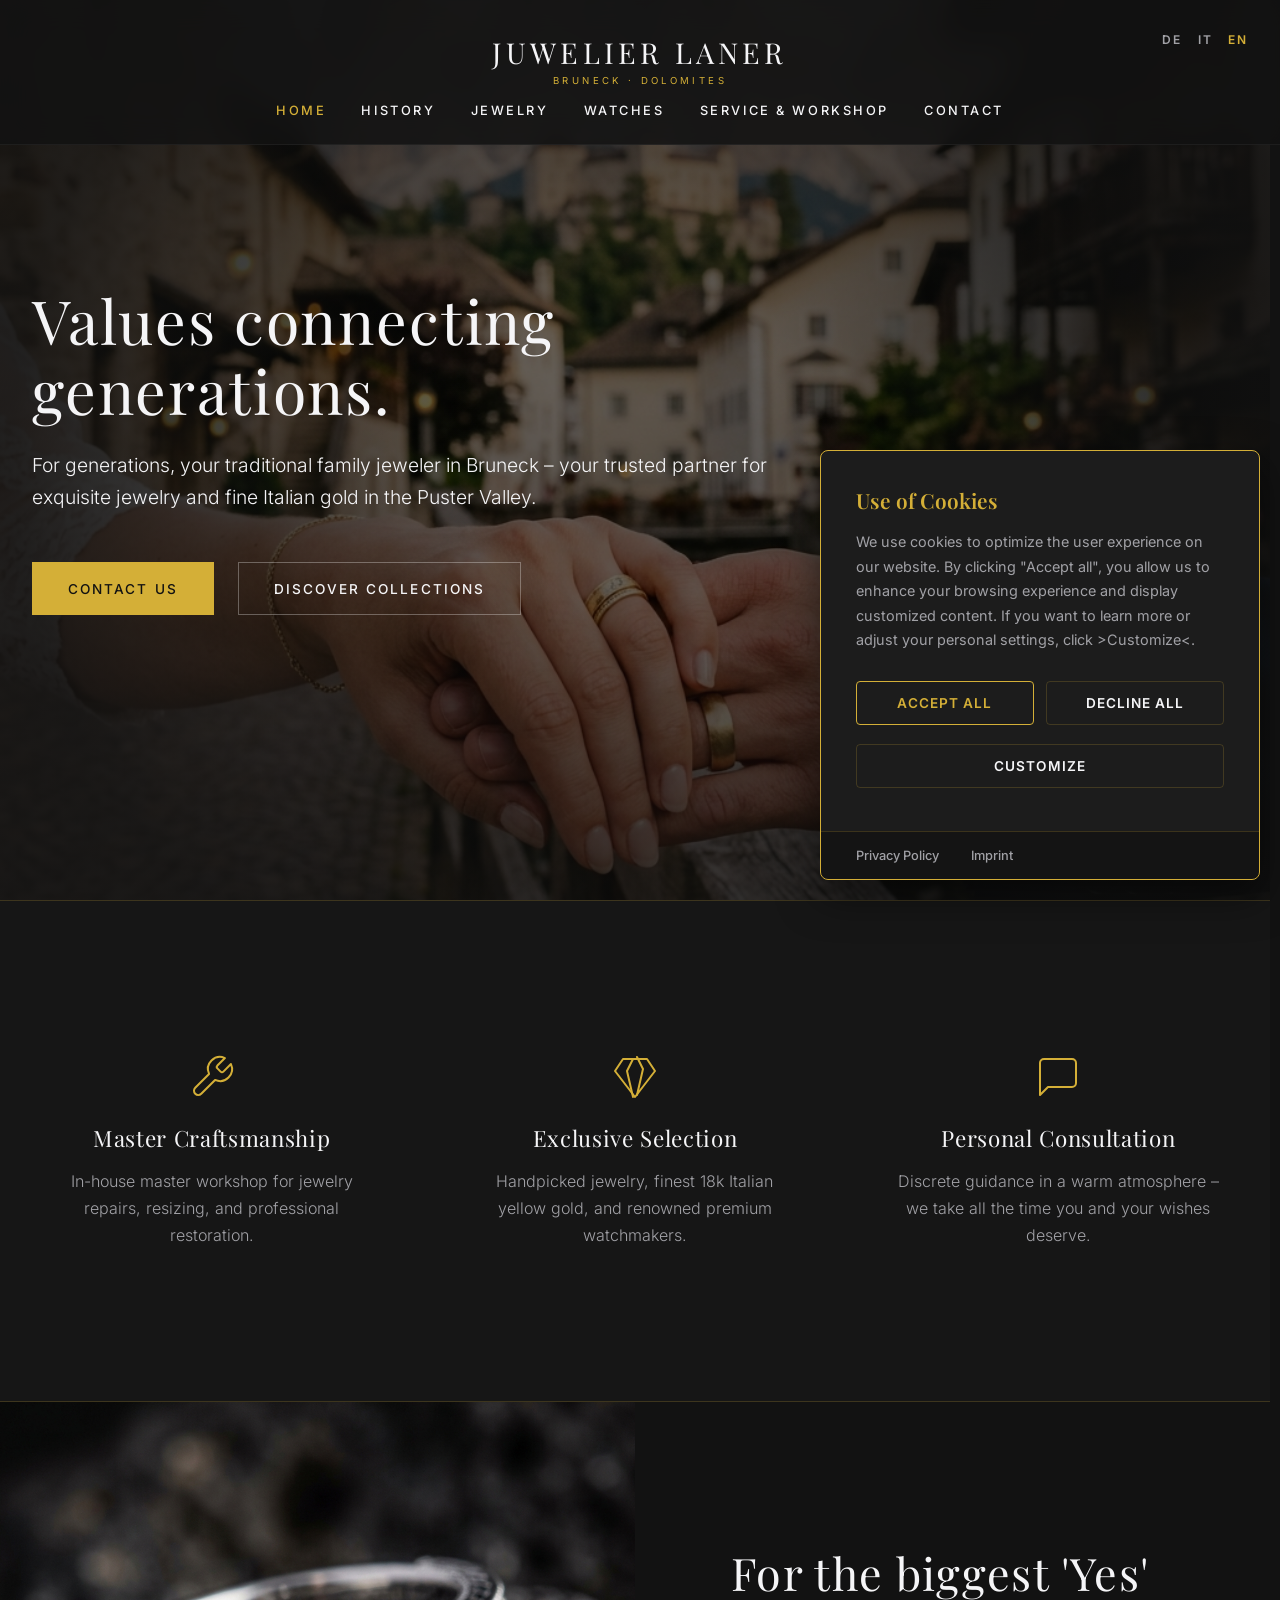
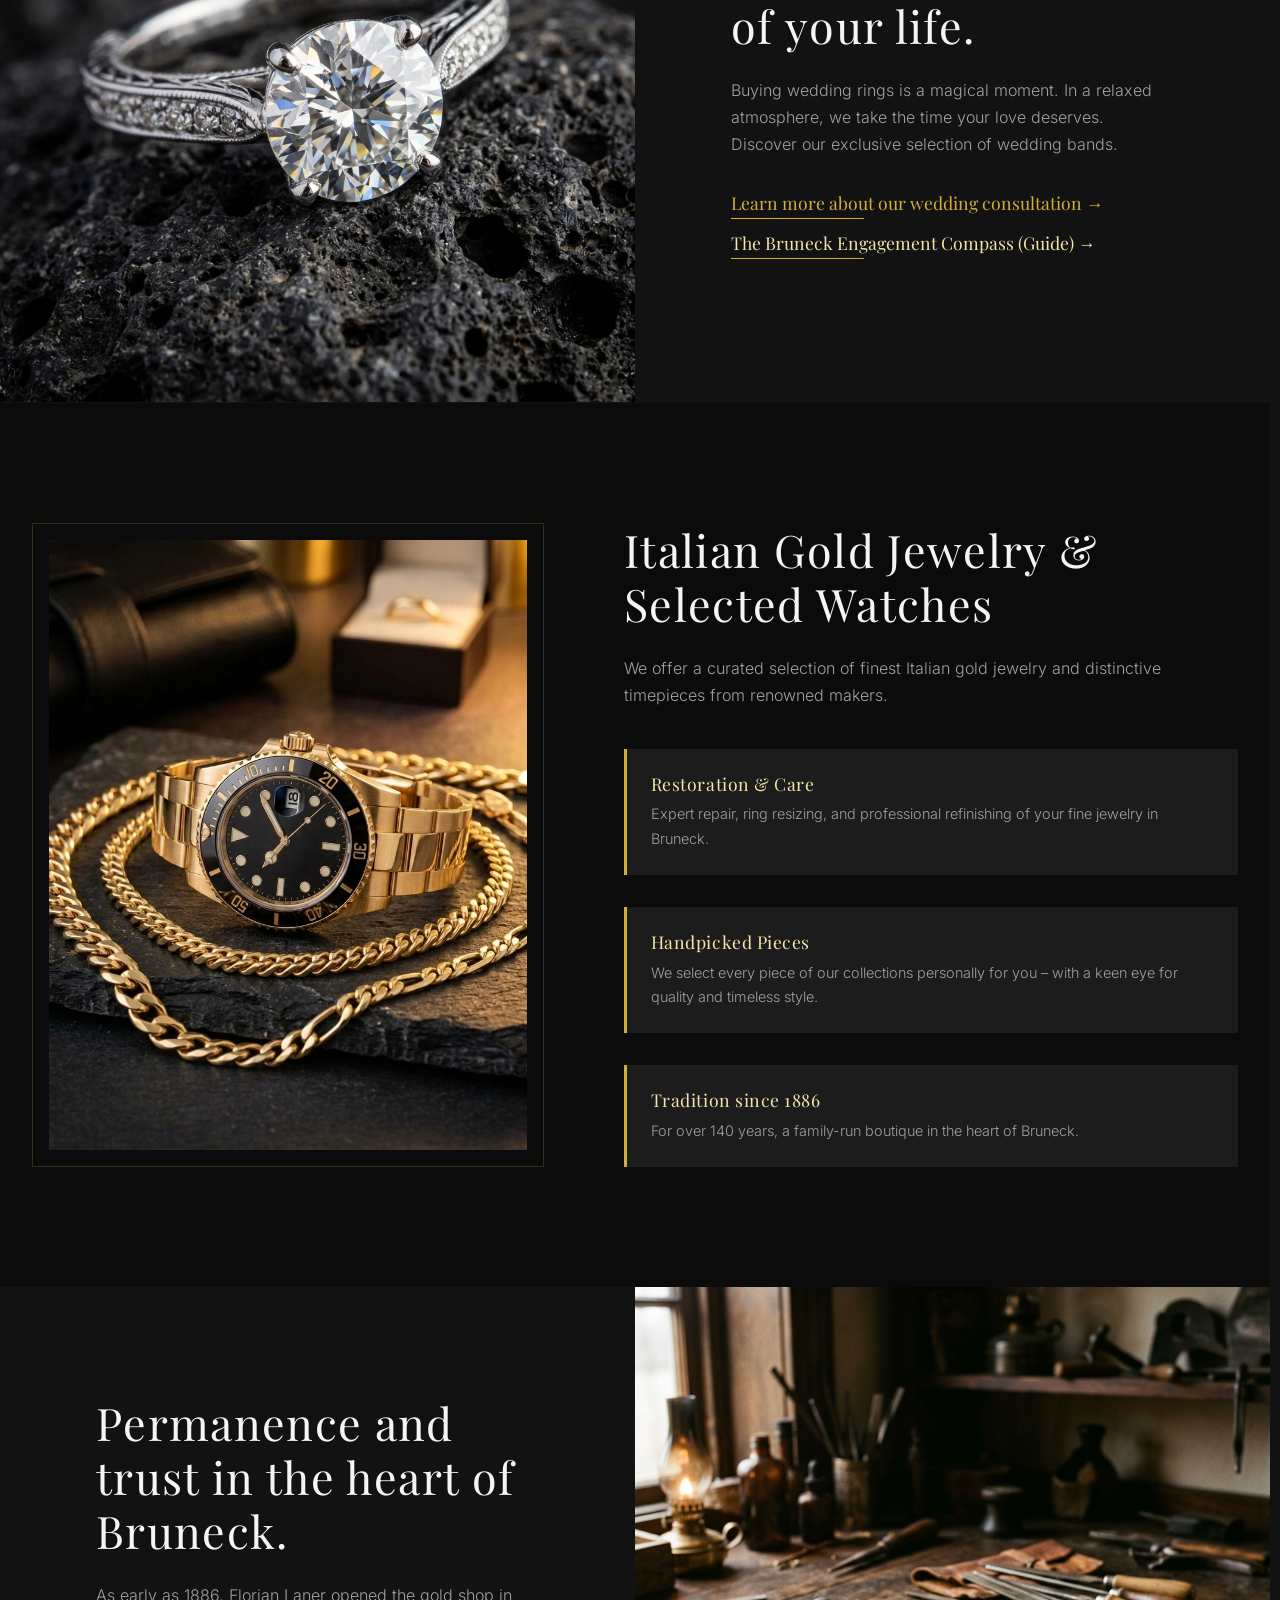
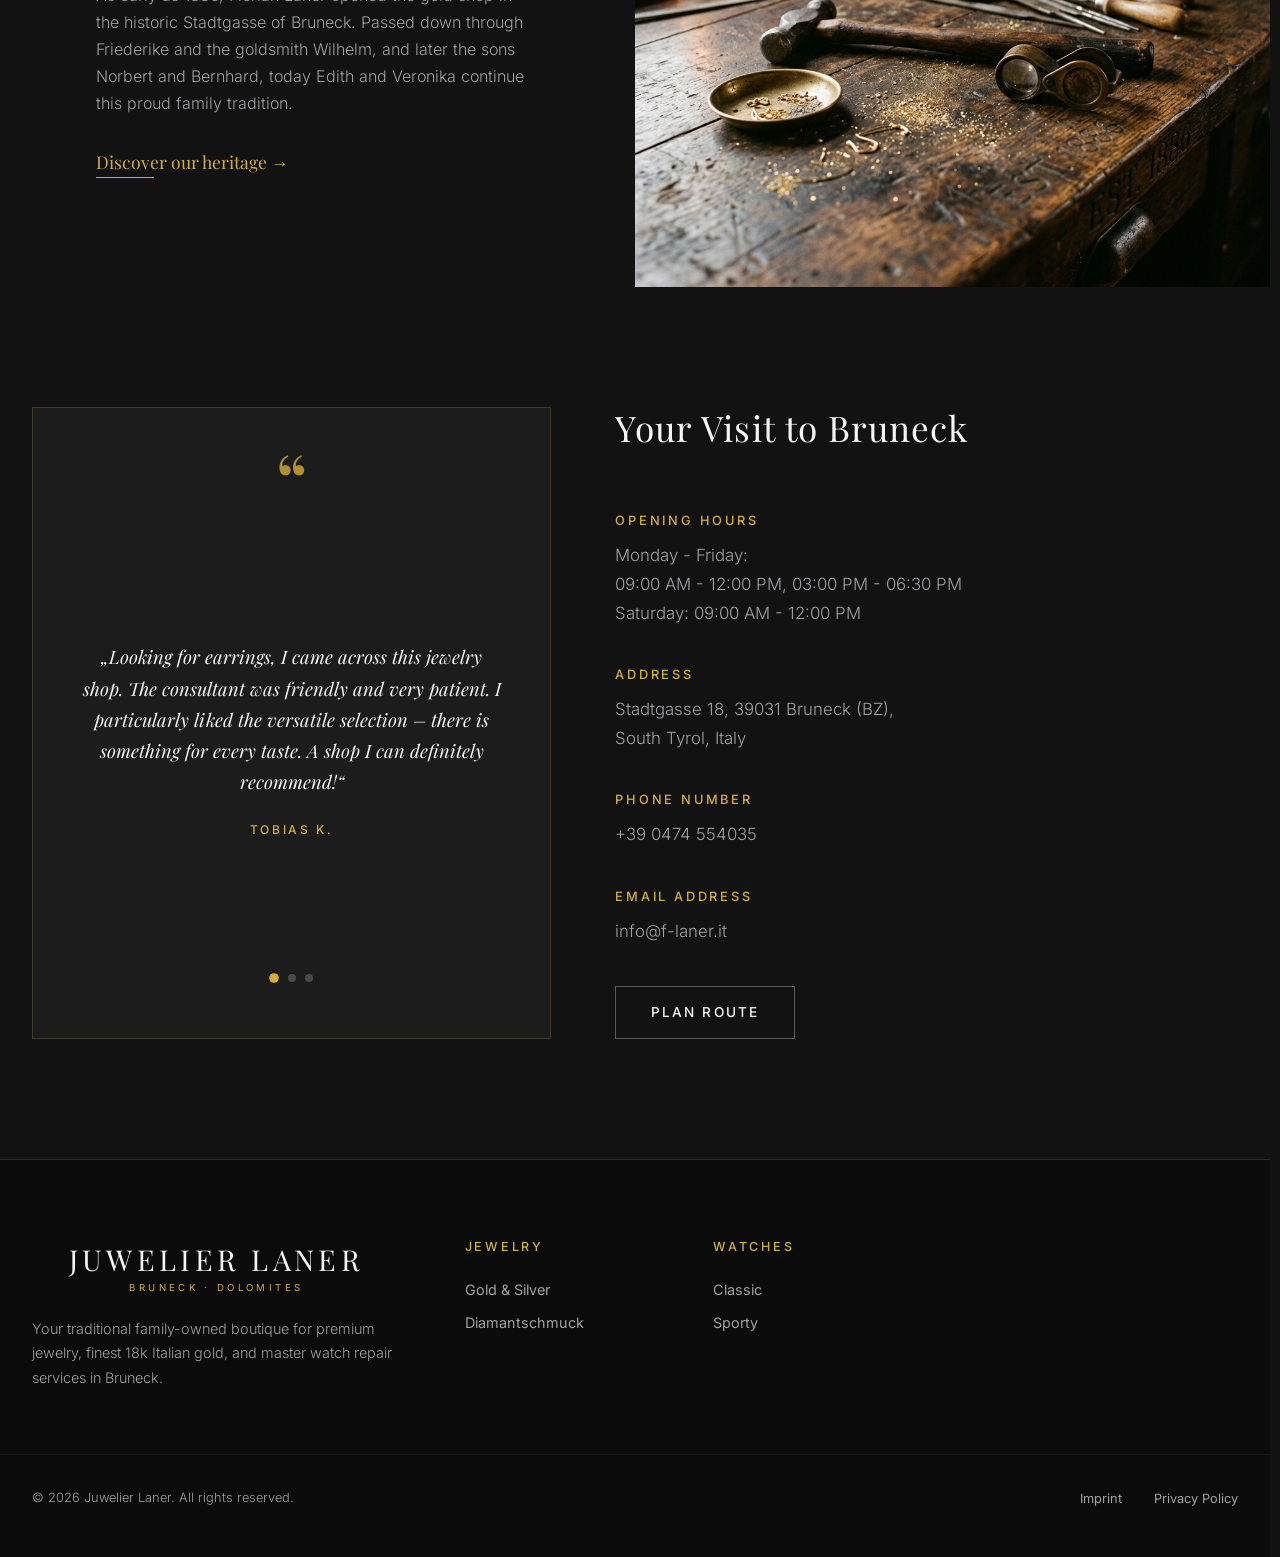
<file: index.html>
<!DOCTYPE html>
<html lang="de">
<head>
    <meta charset="UTF-8">
    <meta name="viewport" content="width=device-width, initial-scale=1.0, viewport-fit=cover">
    <title>Juwelier Laner | Ihr Juwelier in Bruneck & Goldschmiede im Pustertal</title>
    <meta name="description" content="Seit Generationen Ihr Partner für erlesenen Schmuck, meisterhaftes Handwerk und Trauringe in Bruneck.">
        <!-- Preload key typography assets to prevent layout shifts -->
    <link rel="preload" href="fonts/UcC73FwrK3iLTeHuS_nVMrMxCp50SjIa1ZL7.woff2" as="font" type="font/woff2" crossorigin>
    <link rel="preload" href="fonts/nuFiD-vYSZviVYUb_rj3ij__anPXDTzYgA.woff2" as="font" type="font/woff2" crossorigin>
    <link rel="stylesheet" href="css/fonts.css">
    <link rel="stylesheet" href="css/style.css">
    <link rel="icon" type="image/svg+xml" href="images/favicon.svg">
    <script>
        // Inline language detection to prevent Flash of Untranslated Content (FUTC)
        (function() {
            let lang = "de";
            try {
                const urlParams = new URLSearchParams(window.location.search);
                lang = urlParams.get('lang') || localStorage.getItem("laner-lang") || "de";
            } catch (e) {}
            if (lang !== "de") {
                document.documentElement.classList.add("lang-hiding");
            }
        })();
    </script>
</head>
<body>

    <!-- Header Navigation -->
    <header>
        <div class="container header-container">
            <a href="index.html" class="logo" id="header-logo">
                <span class="title">Juwelier Laner</span>
                <span class="subtitle" data-i18n="logo-subtitle">Bruneck · Dolomiten</span>
            </a>

            <!-- Mobile Hamburger Toggle -->
            <button class="mobile-nav-toggle" id="mobile-toggle" aria-label="Menu Toggle" aria-expanded="false" aria-controls="nav-links">
                <span></span>
                <span></span>
                <span></span>
            </button>

            <!-- Navigation Links -->
            <nav>
                <ul class="nav-links" id="nav-links">
                    <li><a href="index.html" class="active" data-i18n="nav-home">Home</a></li>
                    <li><a href="geschichte.html" data-i18n="nav-history">Geschichte</a></li>
                    <li><a href="schmuck.html" data-i18n="nav-schmuck">Schmuck & Kollektionen</a></li>
                    <li><a href="uhren.html" data-i18n="nav-uhren">Uhren</a></li>
                    <li><a href="service.html" data-i18n="nav-service">Service & Werkstatt</a></li>
                    <li><a href="kontakt.html" data-i18n="nav-kontakt">Kontakt</a></li>
                    
                </ul>
            </nav>

            <div class="nav-actions">
                <!-- Language Switcher (DE | IT | EN) -->
                <ul class="lang-switcher">
                    <li data-lang="de" class="active">DE</li>
                    <li data-lang="it">IT</li>
                    <li data-lang="en">EN</li>
                </ul>
            </div>
        </div>
    </header>

    <!-- Main Content -->
    <main>
        
        <!-- Section 1: Hero -->
        <section class="hero">
            <div class="hero-bg">
                <img src="images/hero_bruneck.png" alt="Couple's hands with custom 18k yellow gold wedding rings, historic town of Bruneck in Dolomites background" width="1920" height="1080">
            </div>
            <div class="hero-overlay"></div>
            <div class="container">
                <div class="hero-content">
                    <h1 data-i18n="hero-title">Werte, die Generationen verbinden.</h1>
                    <p data-i18n="hero-subtitle">Seit Generationen Ihr Vertrauenspartner für erlesenen Schmuck und meisterhaftes Handwerk im Herzen des Pustertals.</p>
                    <div class="cta-group">
                        <a href="kontakt.html" class="btn btn-primary" data-i18n="hero-cta-primary">Kontakt aufnehmen</a>
                        <a href="schmuck.html" class="btn btn-secondary" data-i18n="hero-cta-secondary">Kollektionen entdecken</a>
                    </div>
                </div>
            </div>
        </section>

        <!-- Section 2: Pillars -->
        <section class="pillars section-padding">
            <div class="container">
                <div class="pillars-grid">
                    
                    <!-- Pillar 1 -->
                    <div class="pillar-card">
                        <div class="pillar-icon">
                            <svg xmlns="http://www.w3.org/2000/svg" width="24" height="24" viewBox="0 0 24 24" fill="none" stroke="currentColor" stroke-linecap="round" stroke-linejoin="round"><path d="M14.7 6.3a1 1 0 0 0 0 1.4l1.6 1.6a1 1 0 0 0 1.4 0l3.77-3.77a6 6 0 0 1-7.94 7.94l-6.91 6.91a2.12 2.12 0 0 1-3-3l6.91-6.91a6 6 0 0 1 7.94-7.94l-3.76 3.76z"/></svg>
                        </div>
                        <h3 data-i18n="pillar-1-title">Meisterhandwerk</h3>
                        <p data-i18n="pillar-1-text">Hauseigene Meisterwerkstatt für exklusive Schmuckanfertigungen.</p>
                    </div>

                    <!-- Pillar 2 -->
                    <div class="pillar-card">
                        <div class="pillar-icon">
                            <svg xmlns="http://www.w3.org/2000/svg" width="24" height="24" viewBox="0 0 24 24" fill="none" stroke="currentColor" stroke-linecap="round" stroke-linejoin="round"><path d="M6 3h12l4 6-10 13L2 9z"/><path d="M11 3 8 9l3 13m2-20 3 6-3 13"/></svg>
                        </div>
                        <h3 data-i18n="pillar-2-title">Exklusive Auswahl</h3>
                        <p data-i18n="pillar-2-text">Handverlesene Schmuckstücke, feinstes italienisches Gold und renommierte Uhrenmarken.</p>
                    </div>

                    <!-- Pillar 3 -->
                    <div class="pillar-card">
                        <div class="pillar-icon">
                            <svg xmlns="http://www.w3.org/2000/svg" width="24" height="24" viewBox="0 0 24 24" fill="none" stroke="currentColor" stroke-linecap="round" stroke-linejoin="round"><path d="M21 15a2 2 0 0 1-2 2H7l-4 4V5a2 2 0 0 1 2-2h14a2 2 0 0 1 2 2z"/></svg>
                        </div>
                        <h3 data-i18n="pillar-3-title">Herzliche Beratung</h3>
                        <p data-i18n="pillar-3-text">Diskrete Beratung in entspannter Atmosphäre – wir nehmen uns Zeit für Sie und Ihre Wünsche.</p>
                    </div>

                </div>
            </div>
        </section>

        <!-- Section 3: Focus Wedding -->
        <section class="split-section">
            <div class="split-image">
                <img src="images/diamond_macro.png" alt="Macro studio photograph of a premium diamond engagement ring" loading="lazy" width="600" height="400">
            </div>
            <div class="split-content">
                <h2 data-i18n="wedding-title">Für das größte „Ja“ Ihres Lebens.</h2>
                <p data-i18n="wedding-text">Der Kauf von Eheringen ist ein magischer Moment. In entspannter Atmosphäre nehmen wir uns die Zeit, die Ihre Liebe verdient. Entdecken Sie unsere exklusive Auswahl für den schönsten Tag im Leben.</p>
                <div style="margin-top: 1.5rem; display: flex; flex-direction: column; gap: 0.8rem;">
                    <a href="kontakt.html" class="gold-link" data-i18n="wedding-link">Mehr über unsere Trauring-Beratung erfahren →</a>
                    <a href="verlobung.html" class="gold-link" data-i18n="verlobung-link" style="color: var(--gold-light);">Der Brunecker Verlobungs-Kompass (Ratgeber) →</a>
                </div>
            </div>
        </section>

        <!-- Section 4: International Showcase -->
        <section class="showcase-section section-padding">
            <div class="container">
                <div class="showcase-grid">
                    <div class="showcase-img">
                        <img src="images/gold_watch_stone.png" alt="18k yellow gold Italian chains and luxury watches on dark stone" loading="lazy" width="600" height="400">
                    </div>
                    <div class="showcase-info">
                        <h2 data-i18n="intl-title">Italian Gold Jewelry & Selected Watches</h2>
                        <p data-i18n="intl-text">We offer a curated selection of finest Italian gold jewelry and distinctive timepieces from renowned makers.</p>
                        
                        <div class="showcase-features">
                            <!-- Feature 1 -->
                            <div class="feature-box">
                                <h4 data-i18n="feat-1-title">Schmuckpflege & Reparatur</h4>
                                <p data-i18n="feat-1-text">Fachgerechte Reparatur, Größenanpassung und Aufarbeitung Ihrer edlen Schmuckstücke in Bruneck.</p>
                            </div>
                            <!-- Feature 2 -->
                            <div class="feature-box">
                                <h4 data-i18n="feat-2-title">Handpicked Pieces</h4>
                                <p data-i18n="feat-2-text">We select every piece of our collections personally for you – with a keen eye for quality and timeless style.</p>
                            </div>
                            <!-- Feature 3 -->
                            <div class="feature-box">
                                <h4 data-i18n="feat-3-title">Tradition since 1886</h4>
                                <p data-i18n="feat-3-text">For over 140 years, a family-run boutique in the heart of Bruneck.</p>
                            </div>
                        </div>
                    </div>
                </div>
            </div>
        </section>

        <!-- Section 5: Alpine Italian -->
        <section class="split-section" id="geschichte">
            <div class="split-content">
                <h2 data-i18n="heritage-title">Permanence and trust in the heart of Bruneck</h2>
                <p data-i18n="heritage-text">Im historischen Herzen von Bruneck trifft Südtiroler Handwerkstradition auf zeitloses italienisches Design. So entstehen einzigartige Schmuckstücke, die die Geschichte unserer Heimat erzählen.</p>
                <a href="geschichte.html" class="gold-link" data-i18n="heritage-link">Scopri l'artigianato locale →</a>
            </div>
            <div class="split-image">
                <img src="images/vintage_goldsmith_bench.png" alt="Historische Goldschmiede-Werkbank mit alten Werkzeugen aus dem Gründungsjahr 1886" loading="lazy" width="600" height="400">
            </div>
        </section>

        <!-- Section 6: Trust & Local Info -->
        <section class="section-padding">
            <div class="container">
                <div class="trust-grid">
                    
                    <!-- Testimonials Card -->
                    <div class="testimonial-card">
                        <div class="quote-icon">“</div>
                        <div class="testimonial-slider">
                            <div class="testimonial-slide active">
                                <p class="testimonial-text" data-i18n="review-1-text">„Auf der Suche nach Ohrringen bin ich auf das Schmuckgeschäft aufmerksam geworden. Die Verkäuferin war freundlich und sehr geduldig. Besonders gefallen hat mir die vielseitige Auswahl... Ein Geschäft, das ich definitiv weiterempfehlen kann!“</p>
                                <span class="testimonial-author">Tobias K.</span>
                            </div>
                            <div class="testimonial-slide">
                                <p class="testimonial-text" data-i18n="review-2-text">„Sehr freundliche Beratung und sehr hilfsbereit!“</p>
                                <span class="testimonial-author">Armin Warda</span>
                            </div>
                            <div class="testimonial-slide">
                                <p class="testimonial-text" data-i18n="review-3-text">„Wir haben hier unsere Eheringe gekauft. Die Beratung war absolut kompetent, ehrlich und ohne aufdringlich zu sein. Wir sind super zufrieden. Danke!“</p>
                                <span class="testimonial-author">Andreas</span>
                            </div>
                        </div>
                        <div class="testimonial-dots">
                            <span class="dot active" onclick="currentSlide(0)"></span>
                            <span class="dot" onclick="currentSlide(1)"></span>
                            <span class="dot" onclick="currentSlide(2)"></span>
                        </div>
                    </div>

                    <!-- Local Info Details -->
                    <div class="local-details">
                        <h2 data-i18n="trust-title">Ihr Besuch in Bruneck</h2>
                        
                        <div class="info-group">
                            <h4 data-i18n="hours-title">Öffnungszeiten</h4>
                            <p data-i18n="hours-weekdays">Montag - Freitag:<br>09:00 - 12:00 Uhr, 15:00 - 18:30 Uhr</p>
                            <p data-i18n="hours-sat">Samstag: 09:00 - 12:00 Uhr</p>
                        </div>

                        <div class="info-group">
                            <h4 data-i18n="address-title">Adresse</h4>
                            <p data-i18n="address-text">Stadtgasse 18, 39031 Bruneck (BZ),<br>Südtirol, Italien</p>
                        </div>

                        <div class="info-group">
                            <h4 data-i18n="label-phone">Telefon</h4>
                            <p><a href="tel:+390474554035">+39 0474 554035</a></p>
                        </div>

                        <div class="info-group">
                            <h4 data-i18n="label-email">E-Mail</h4>
                            <p><a href="#" class="email-lnk" data-user="info" data-domain="f-laner.it">info [at] f-laner.it</a></p>
                        </div>

                        <a href="https://maps.google.com/?q=Juwelier+Laner,+Stadtgasse+18,+39031+Bruneck" target="_blank" rel="noopener noreferrer" class="btn btn-secondary map-btn" data-i18n="route-btn">Route planen</a>
                    </div>

                </div>
            </div>
        </section>

    </main>

    <!-- Footer -->
    <footer>
        <div class="container footer-grid">
            <div class="footer-brand">
                <a href="index.html" class="logo">
                    <span class="title">Juwelier Laner</span>
                    <span class="subtitle" data-i18n="logo-subtitle">Bruneck · Dolomiten</span>
                </a>
                <p data-i18n="footer-desc" style="margin-top: 1rem;">Ihr traditionsreiches Familienunternehmen für edlen Schmuck und feines italienisches Gold in Bruneck.</p>
            </div>
            
            <div class="footer-col">
                <h5 data-i18n="nav-schmuck">Schmuck</h5>
                <ul>
                    <li><a href="schmuck.html" data-i18n="opt-jewelry">Gold und Silber</a></li>
                    <li><a href="schmuck.html">Diamantschmuck</a></li>
                </ul>
            </div>

            <div class="footer-col">
                <h5 data-i18n="nav-uhren">Uhren</h5>
                <ul>
                    <li><a href="uhren.html" data-i18n="filter-classic">Klassisch</a></li>
                    <li><a href="uhren.html" data-i18n="filter-sport">Sportlich</a></li>
                    </ul>
            </div>

            </div>

        <div class="container footer-bottom">
            <p data-i18n="footer-rights">© 2026 Juwelier Laner. Alle Rechte vorbehalten.</p>
            <ul class="footer-bottom-links">
                <li><a href="impressum.html" data-i18n="footer-imprint">Impressum</a></li>
                <li><a href="datenschutz.html" data-i18n="footer-privacy">Datenschutz</a></li>
            </ul>
        </div>
    </footer>

    <!-- Scripts -->
    <script src="js/main.js"></script>
    <!-- Back to Top Button -->
    <button id="back-to-top" aria-label="Back to Top" class="back-to-top-btn">
        <svg xmlns="http://www.w3.org/2000/svg" width="20" height="20" viewBox="0 0 24 24" fill="none" stroke="currentColor" stroke-width="2" stroke-linecap="round" stroke-linejoin="round"><path d="m18 15-6-6-6 6"/></svg>
    </button>
</body>
</html>
</file>
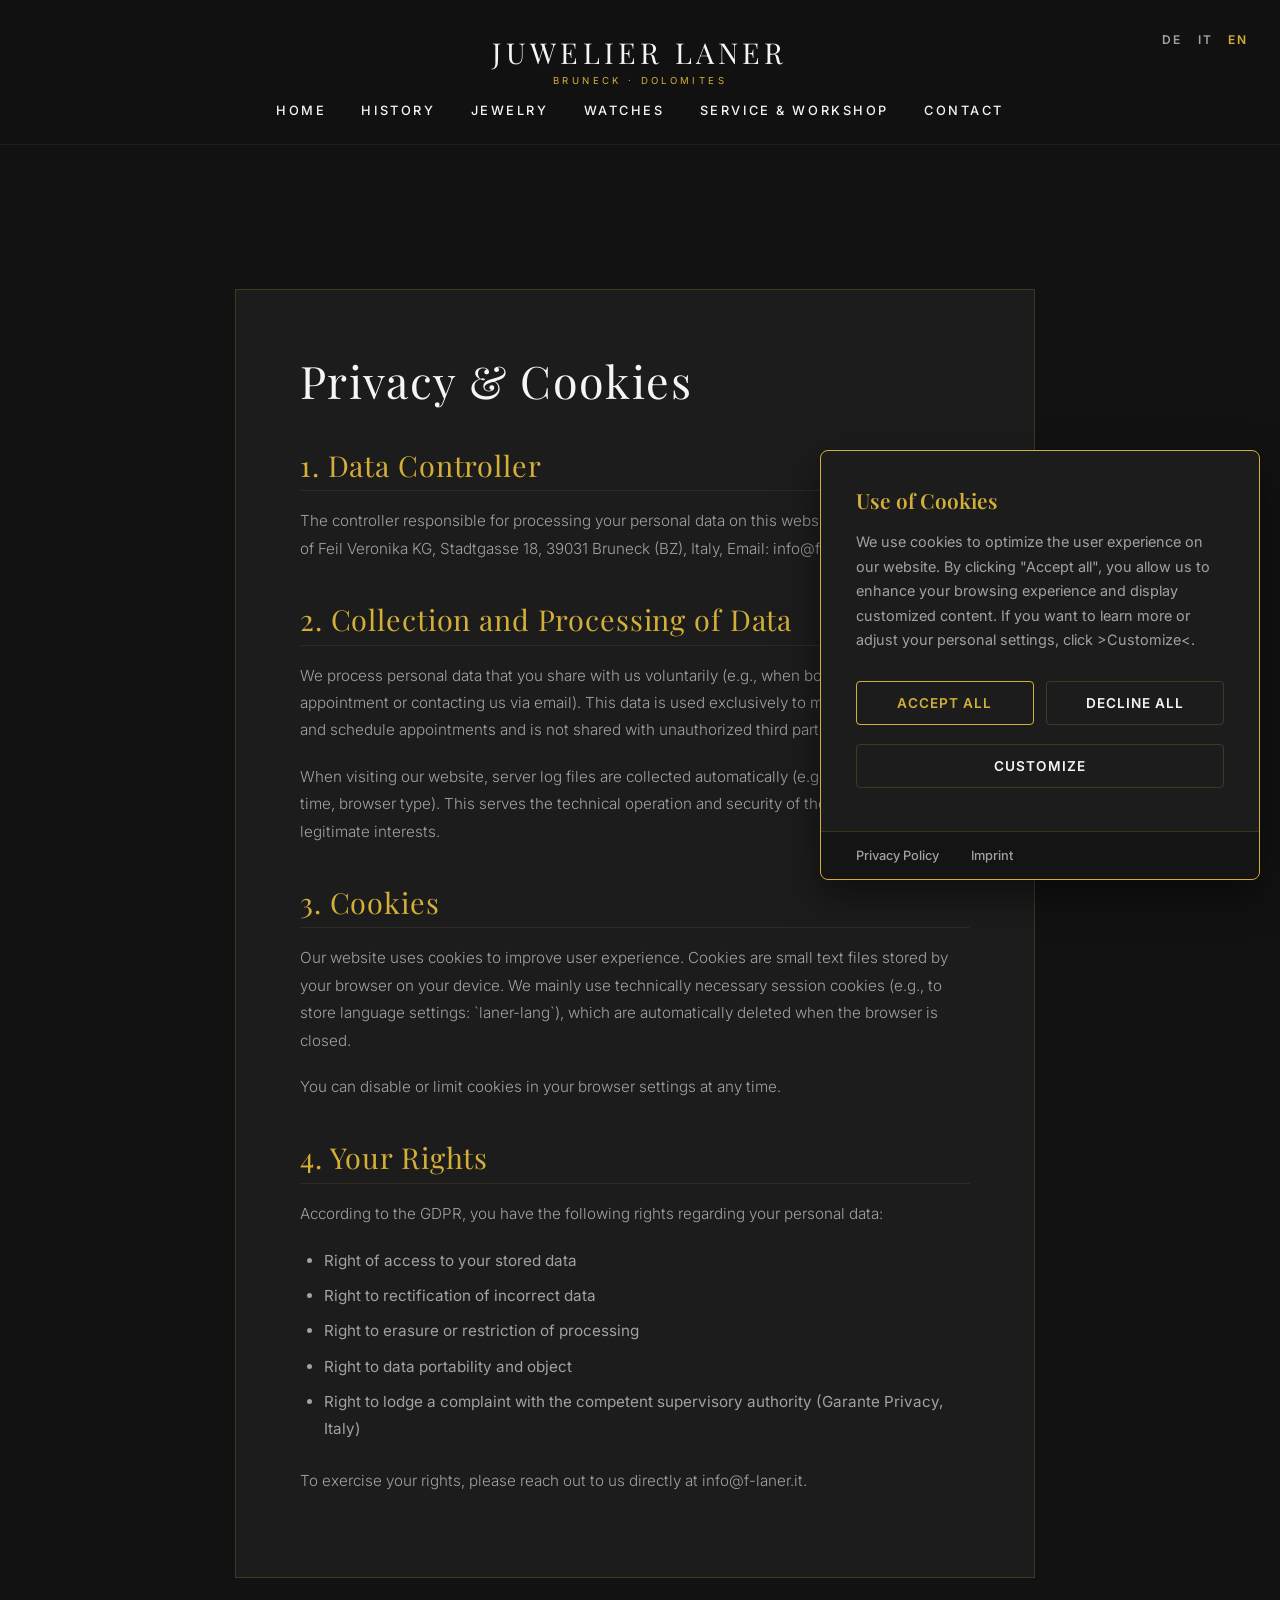
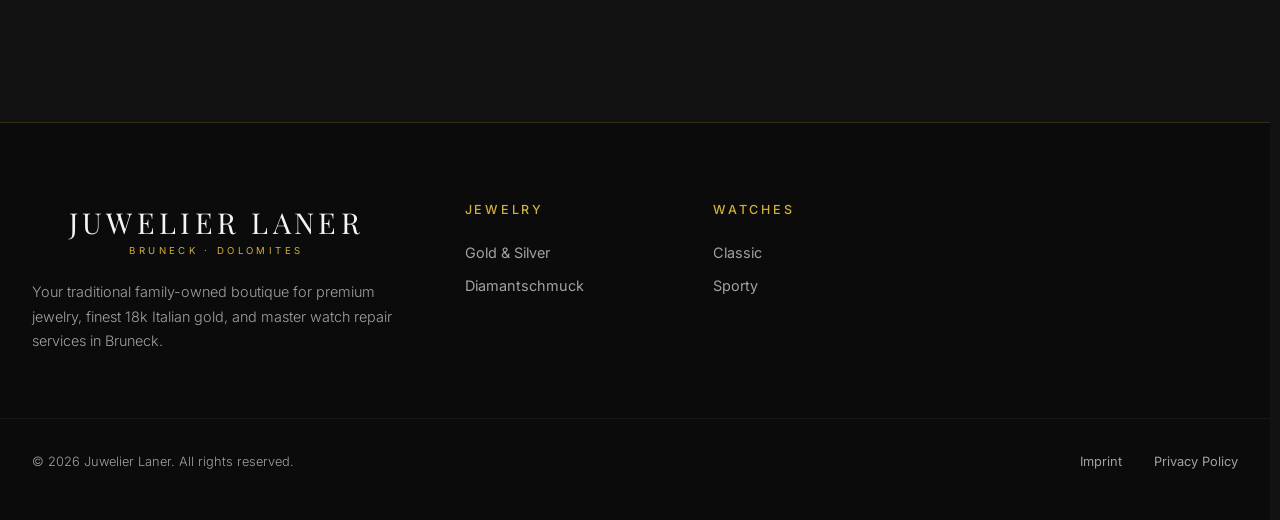
<file: datenschutz.html>
<!DOCTYPE html>
<html lang="de">
<head>
    <meta charset="UTF-8">
    <meta name="viewport" content="width=device-width, initial-scale=1.0, viewport-fit=cover">
    <title>Datenschutz & Cookies | Juwelier Laner Bruneck</title>
    <meta name="description" content="Datenschutzerklärung und Informationen über Cookies gemäß DSGVO von Juwelier Laner.">
        <!-- Preload key typography assets to prevent layout shifts -->
    <link rel="preload" href="fonts/UcC73FwrK3iLTeHuS_nVMrMxCp50SjIa1ZL7.woff2" as="font" type="font/woff2" crossorigin>
    <link rel="preload" href="fonts/nuFiD-vYSZviVYUb_rj3ij__anPXDTzYgA.woff2" as="font" type="font/woff2" crossorigin>
    <link rel="stylesheet" href="css/fonts.css">
    <link rel="stylesheet" href="css/style.css">
    <style>
        .privacy-container {
            max-width: 800px;
            margin: 4rem auto;
            background-color: var(--bg-card);
            border: 1px solid var(--border-color);
            padding: 4rem;
        }
        .privacy-container h2 {
            font-size: 1.8rem;
            color: var(--gold);
            margin-top: 2.5rem;
            margin-bottom: 1rem;
            border-bottom: 1px solid rgba(212, 175, 55, 0.1);
            padding-bottom: 0.5rem;
        }
        .privacy-container p {
            margin-bottom: 1.2rem;
            font-size: 0.95rem;
            line-height: 1.8;
            color: var(--text-muted);
        }
        .privacy-container ul {
            margin-bottom: 1.5rem;
            padding-left: 1.5rem;
        }
        .privacy-container li {
            margin-bottom: 0.5rem;
            font-size: 0.95rem;
            color: var(--text-muted);
            line-height: 1.8;
        }
        @media screen and (max-width: 600px) {
            .privacy-container {
                padding: 2rem 1.5rem;
            }
        }
    </style>
    <link rel="icon" type="image/svg+xml" href="images/favicon.svg">
    <script>
        // Inline language detection to prevent Flash of Untranslated Content (FUTC)
        (function() {
            let lang = "de";
            try {
                const urlParams = new URLSearchParams(window.location.search);
                lang = urlParams.get('lang') || localStorage.getItem("laner-lang") || "de";
            } catch (e) {}
            if (lang !== "de") {
                document.documentElement.classList.add("lang-hiding");
            }
        })();
    </script>
</head>
<body>

    <!-- Header Navigation -->
    <header>
        <div class="container header-container">
            <a href="index.html" class="logo" id="header-logo">
                <span class="title">Juwelier Laner</span>
                <span class="subtitle" data-i18n="logo-subtitle">Bruneck · Dolomiten</span>
            </a>

            <!-- Mobile Hamburger Toggle -->
            <button class="mobile-nav-toggle" id="mobile-toggle" aria-label="Menu Toggle" aria-expanded="false" aria-controls="nav-links">
                <span></span>
                <span></span>
                <span></span>
            </button>

            <!-- Navigation Links -->
            <nav>
                <ul class="nav-links" id="nav-links">
                    <li><a href="index.html" data-i18n="nav-home">Home</a></li>
                    <li><a href="geschichte.html" data-i18n="nav-history">Geschichte</a></li>
                    <li><a href="schmuck.html" data-i18n="nav-schmuck">Schmuck & Kollektionen</a></li>
                    <li><a href="uhren.html" data-i18n="nav-uhren">Uhren</a></li>
                    <li><a href="service.html" data-i18n="nav-service">Service & Werkstatt</a></li>
                    <li><a href="kontakt.html" data-i18n="nav-kontakt">Kontakt</a></li>
                    
                </ul>
            </nav>

            <div class="nav-actions">
                <ul class="lang-switcher">
                    <li data-lang="de" class="active">DE</li>
                    <li data-lang="it">IT</li>
                    <li data-lang="en">EN</li>
                </ul>
            </div>
        </div>
    </header>

    <!-- Main Content -->
    <main style="margin-top: var(--header-height); padding: 5rem 0;">
        <div class="container">
            
            <div class="privacy-container">
                <h1 data-i18n="priv-page-title" style="font-size: 2.8rem; margin-bottom: 2rem;">Datenschutz & Cookies</h1>
                
                <h2 data-i18n="priv-owner-title">1. Verantwortlicher der Datenverarbeitung</h2>
                <p data-i18n="priv-owner-text">Verantwortlich für die Verarbeitung Ihrer personenbezogenen Daten auf dieser Website ist: Juwelier Laner der Feil Veronika KG, Stadtgasse 18, 39031 Bruneck (BZ), Italien, E-Mail: info@f-laner.it.</p>

                <h2 data-i18n="priv-data-title">2. Erfassung und Verarbeitung von Daten</h2>
                <p data-i18n="priv-data-text-1">Wir verarbeiten personenbezogene Daten, die Sie uns freiwillig (z.B. im Rahmen einer Terminanfrage oder Kontaktaufnahme per E-Mail) mitteilen. Diese Daten werden ausschließlich zur Bearbeitung Ihres Anliegens und für die Terminabsprache verwendet und nicht an unbefugte Dritte weitergegeben.</p>
                <p data-i18n="priv-data-text-2">Beim Besuch unserer Website werden Server-Logfiles automatisch erfasst (z. B. IP-Adresse, Datum, Uhrzeit, Browsertyp). Dies dient der technischen Bereitstellung und der IT-Sicherheit der Website auf Grundlage berechtigter Interessen.</p>

                <h2 data-i18n="priv-cookies-title">3. Cookies</h2>
                <p data-i18n="priv-cookies-text-1">Unsere Website verwendet Cookies, um die Nutzung benutzerfreundlicher zu gestalten. Cookies sind kleine Textdateien, die Ihr Webbrowser auf Ihrem Endgerät speichert. Wir verwenden hauptsächlich technisch notwendige Session-Cookies (z.B. zur Speicherung der Sprachauswahl: `laner-lang`), die nach dem Schließen des Browsers automatisch gelöscht werden.</p>
                <p data-i18n="priv-cookies-text-2">Sie können das Setzen von Cookies in den Einstellungen Ihres Webbrowsers jederzeit deaktivieren oder einschränken.</p>

                <h2 data-i18n="priv-rights-title">4. Ihre Rechte</h2>
                <p data-i18n="priv-rights-text-1">Ihnen stehen gemäß der DSGVO (Datenschutz-Grundverordnung) bezüglich Ihrer Daten folgende Rechte zu:</p>
                <ul>
                    <li data-i18n="priv-rights-li-1">Recht auf Auskunft über Ihre gespeicherten Daten</li>
                    <li data-i18n="priv-rights-li-2">Recht auf Berichtigung unrichtiger Daten</li>
                    <li data-i18n="priv-rights-li-3">Recht auf Löschung oder Einschränkung der Verarbeitung</li>
                    <li data-i18n="priv-rights-li-4">Recht auf Datenübertragbarkeit und Widerspruch</li>
                    <li data-i18n="priv-rights-li-5">Recht auf Beschwerde bei der zuständigen Aufsichtsbehörde (Garante Privacy, Italien)</li>
                </ul>
                <p data-i18n="priv-rights-text-2">Wenden Sie sich zur Ausübung Ihrer Rechte einfach direkt an uns unter info@f-laner.it.</p>
            </div>

        </div>
    </main>

    <!-- Footer -->
    <footer>
        <div class="container footer-grid">
            <div class="footer-brand">
                <a href="index.html" class="logo">
                    <span class="title">Juwelier Laner</span>
                    <span class="subtitle" data-i18n="logo-subtitle">Bruneck · Dolomiten</span>
                </a>
                <p data-i18n="footer-desc" style="margin-top: 1rem;">Ihr traditionsreiches Familienunternehmen für edlen Schmuck und feines italienisches Gold in Bruneck.</p>
            </div>
            
            <div class="footer-col">
                <h5 data-i18n="nav-schmuck">Schmuck</h5>
                <ul>
                    <li><a href="schmuck.html" data-i18n="opt-jewelry">Gold und Silber</a></li>
                    <li><a href="schmuck.html">Diamantschmuck</a></li>
                </ul>
            </div>

            <div class="footer-col">
                <h5 data-i18n="nav-uhren">Uhren</h5>
                <ul>
                    <li><a href="uhren.html" data-i18n="filter-classic">Klassisch</a></li>
                    <li><a href="uhren.html" data-i18n="filter-sport">Sportlich</a></li>
                    </ul>
            </div>

            </div>

        <div class="container footer-bottom">
            <p data-i18n="footer-rights">© 2026 Juwelier Laner. Alle Rechte vorbehalten.</p>
            <ul class="footer-bottom-links">
                <li><a href="impressum.html" data-i18n="footer-imprint">Impressum</a></li>
                <li><a href="datenschutz.html" data-i18n="footer-privacy">Datenschutz</a></li>
            </ul>
        </div>
    </footer>

    <!-- Scripts -->
    <script src="js/main.js"></script>
    <!-- Back to Top Button -->
    <button id="back-to-top" aria-label="Back to Top" class="back-to-top-btn">
        <svg xmlns="http://www.w3.org/2000/svg" width="20" height="20" viewBox="0 0 24 24" fill="none" stroke="currentColor" stroke-width="2" stroke-linecap="round" stroke-linejoin="round"><path d="m18 15-6-6-6 6"/></svg>
    </button>
</body>
</html>
</file>
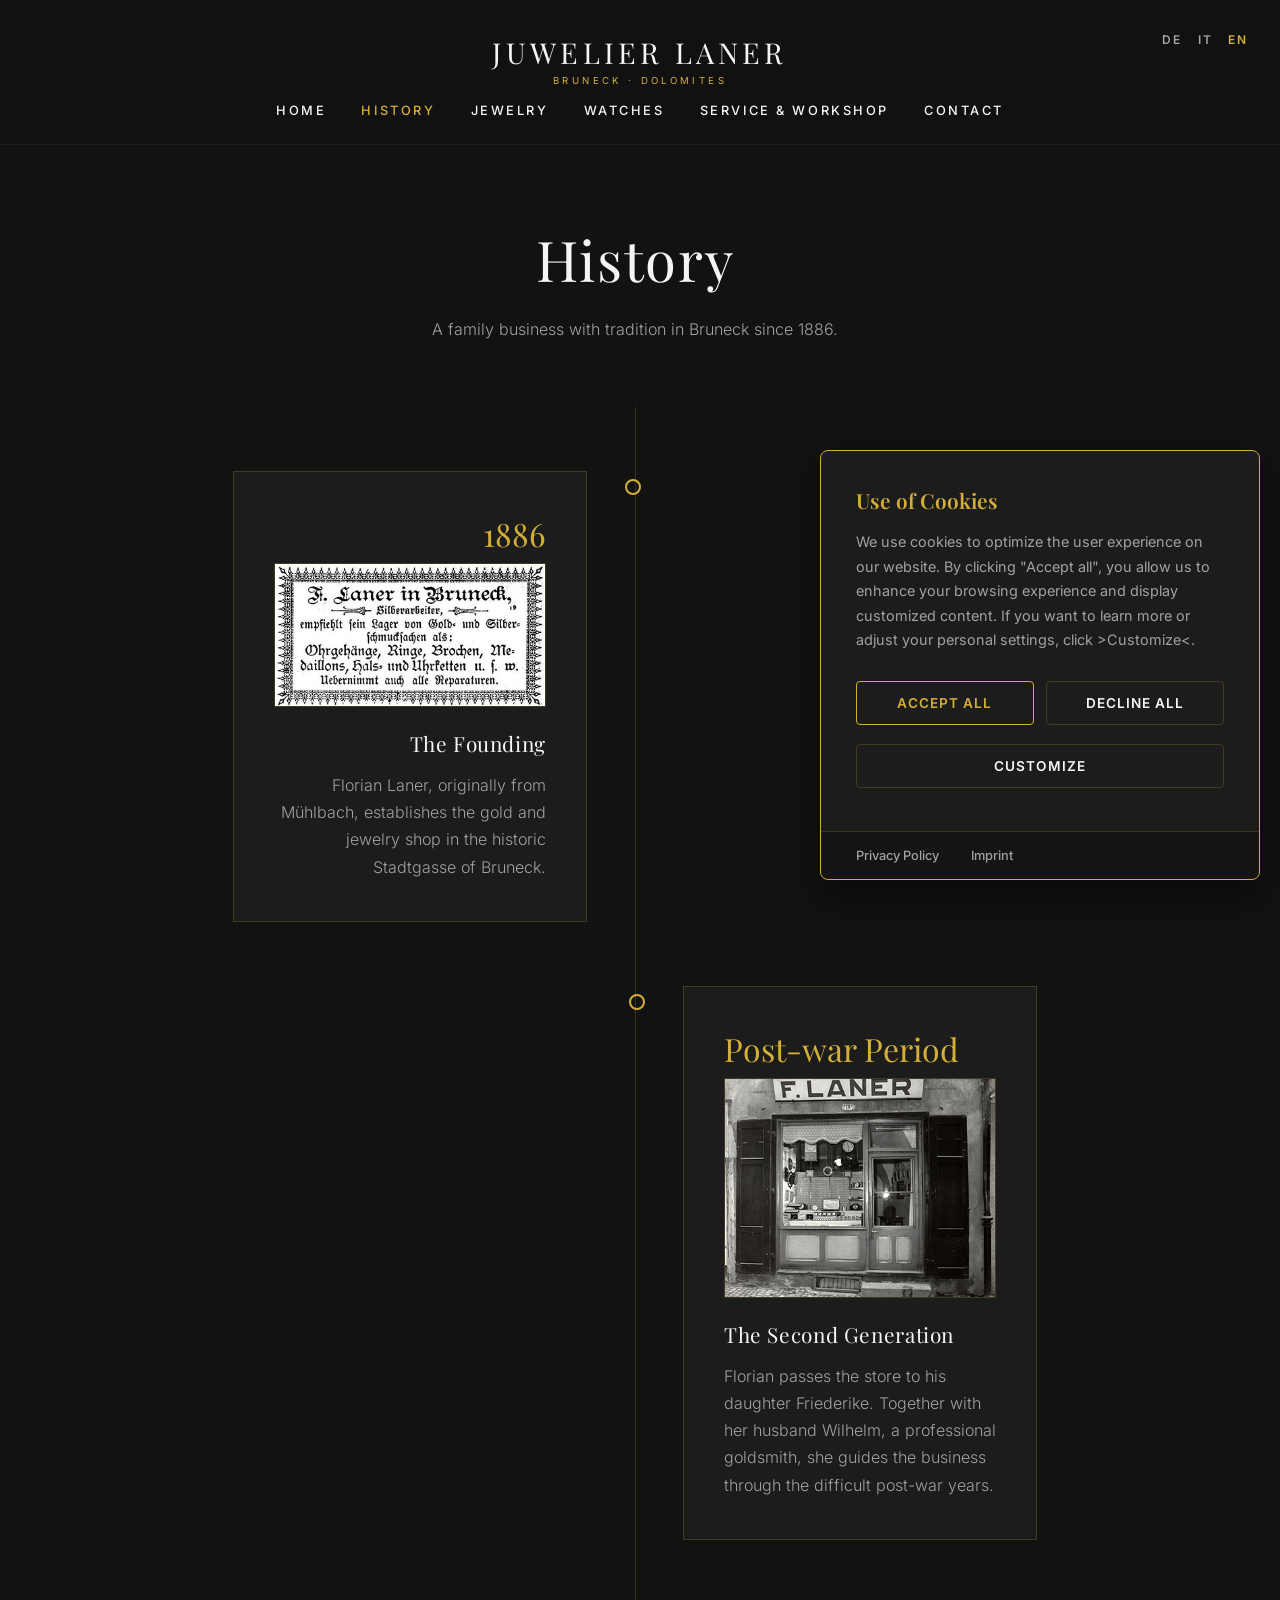
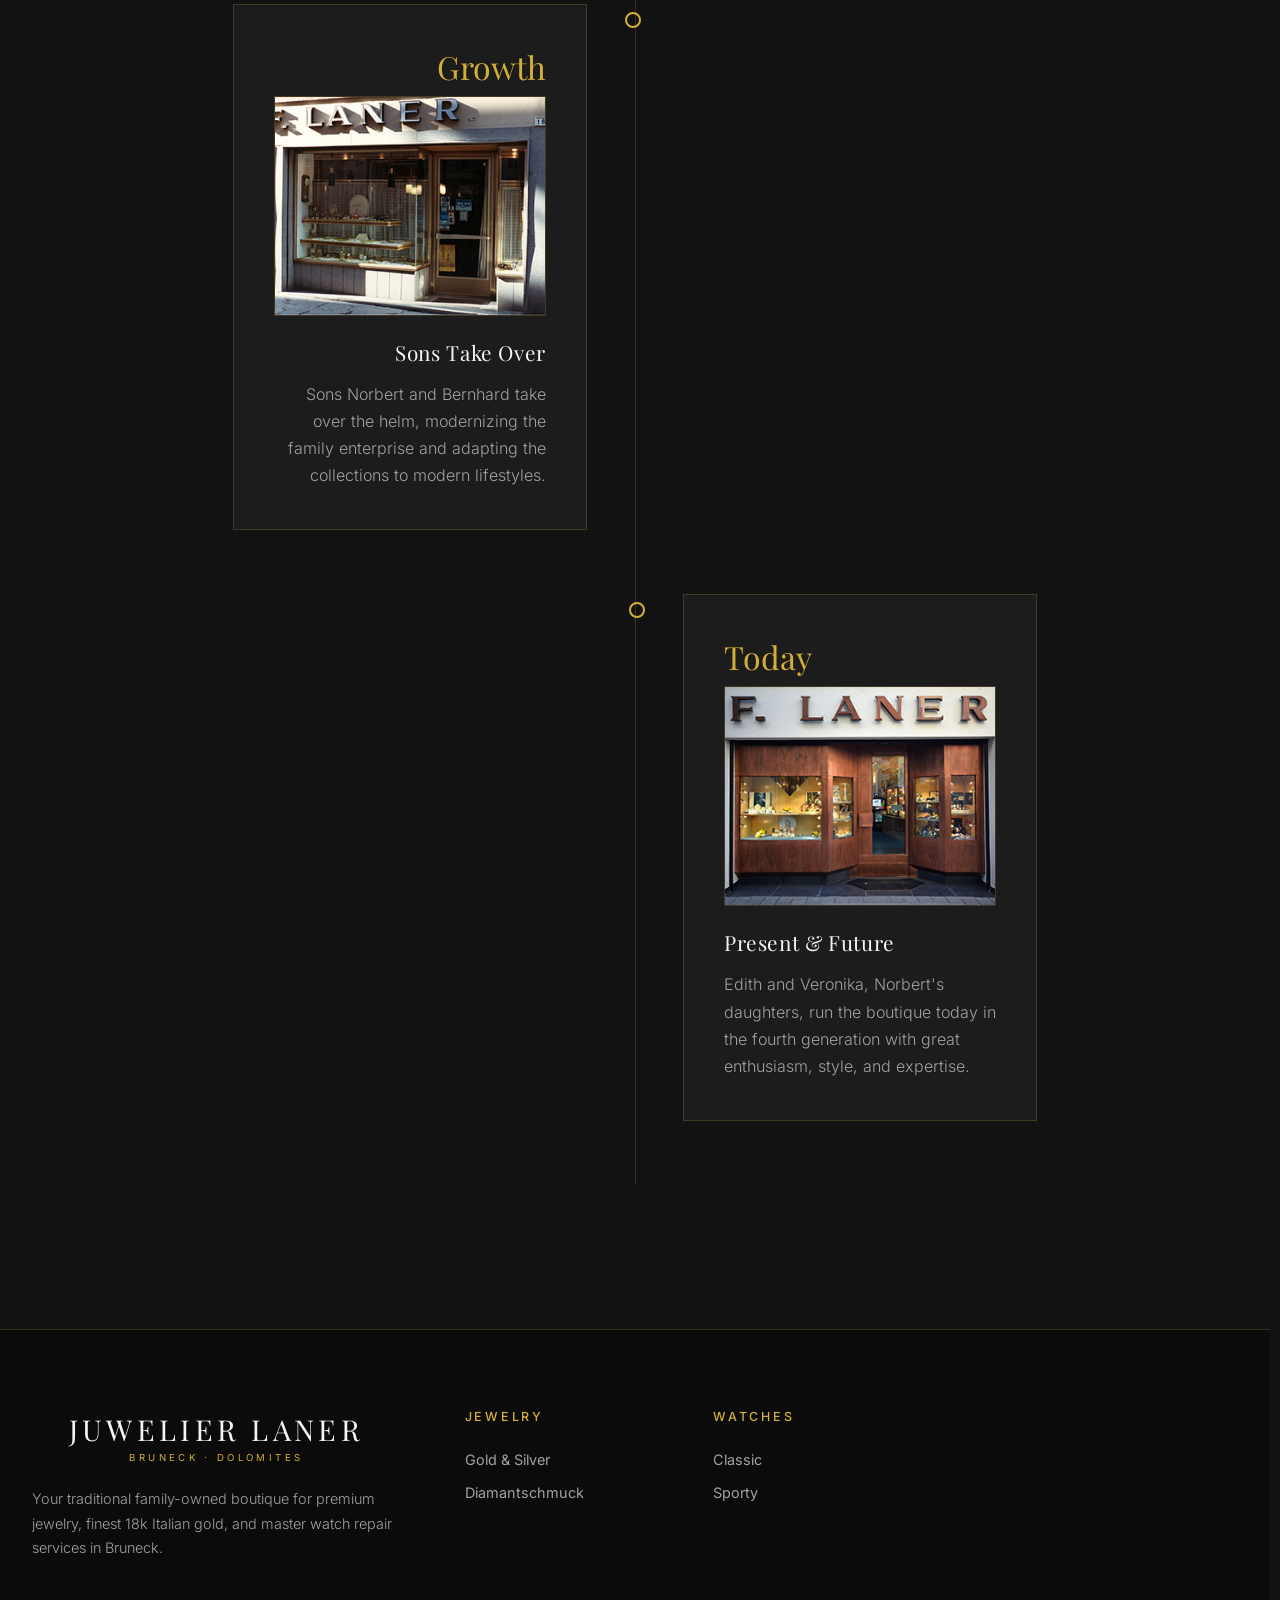
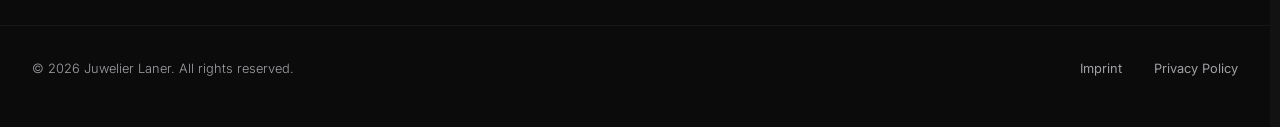
<file: geschichte.html>
<!DOCTYPE html>
<html lang="de">
<head>
    <meta charset="UTF-8">
    <meta name="viewport" content="width=device-width, initial-scale=1.0, viewport-fit=cover">
    <title>Unsere Geschichte & Tradition seit 1886 | Juwelier Laner Bruneck</title>
    <meta name="description" content="Erfahren Sie mehr über die über 130-jährige Geschichte von Juwelier Laner. Gegründet 1886 in Bruneck, geführt in Familientradition.">
        <!-- Preload key typography assets to prevent layout shifts -->
    <link rel="preload" href="fonts/UcC73FwrK3iLTeHuS_nVMrMxCp50SjIa1ZL7.woff2" as="font" type="font/woff2" crossorigin>
    <link rel="preload" href="fonts/nuFiD-vYSZviVYUb_rj3ij__anPXDTzYgA.woff2" as="font" type="font/woff2" crossorigin>
    <link rel="stylesheet" href="css/fonts.css">
    <link rel="stylesheet" href="css/style.css">
    <style>
        /* Timeline styling for history page */
        .timeline {
            position: relative;
            max-width: 900px;
            margin: 4rem auto;
            padding: 2rem 0;
        }
        .timeline::after {
            content: '';
            position: absolute;
            width: 1px;
            background-color: var(--border-color);
            top: 0;
            bottom: 0;
            left: 50%;
            margin-left: -0.5px;
        }
        .timeline-item {
            padding: 2rem 3rem;
            position: relative;
            background-color: transparent;
            width: 50%;
            opacity: 0;
            transform: translateY(20px);
            animation: fadeInUp 1s forwards cubic-bezier(0.16, 1, 0.3, 1);
        }
        .timeline-item:nth-child(1) { animation-delay: 0.1s; }
        .timeline-item:nth-child(2) { animation-delay: 0.3s; }
        .timeline-item:nth-child(3) { animation-delay: 0.5s; }
        .timeline-item:nth-child(4) { animation-delay: 0.7s; }

        .timeline-item::after {
            content: '';
            position: absolute;
            width: 12px;
            height: 12px;
            right: -6px;
            background-color: var(--bg-dark);
            border: 2px solid var(--gold);
            top: 2.5rem;
            border-radius: 50%;
            z-index: 1;
        }
        .left {
            left: 0;
            text-align: right;
        }
        .right {
            left: 50%;
        }
        .right::after {
            left: -6px;
        }
        .timeline-content {
            background-color: var(--bg-card);
            border: 1px solid var(--border-color);
            padding: 2.5rem;
            position: relative;
        }
        .timeline-year {
            font-family: var(--font-heading);
            font-size: 2rem;
            color: var(--gold);
            margin-bottom: 0.5rem;
        }
        .timeline-content h3 {
            font-size: 1.3rem;
            margin-bottom: 1rem;
            color: var(--text-light);
        }
        .timeline-img-wrapper {
            margin-bottom: 1.5rem;
            border: 1px solid var(--border-color);
            overflow: hidden;
            width: 100%;
            height: 220px;
        }
        .timeline-img-wrapper img {
            width: 100%;
            height: 100%;
            object-fit: cover;
            object-position: center;
        }
        .timeline-img-wrapper.auto-height {
            height: auto;
        }
        .timeline-img-wrapper.auto-height img {
            height: auto;
            display: block;
        }
        @media screen and (max-width: 768px) {
            .timeline-img-wrapper {
                height: auto;
                aspect-ratio: 16 / 10;
            }
            .timeline-img-wrapper.auto-height {
                aspect-ratio: auto;
            }
            .timeline::after {
                left: 31px;
            }
            .timeline-item {
                width: 100%;
                padding-left: 3.5rem;
                padding-right: 1rem;
                text-align: left;
            }
            .timeline-item::after {
                left: 25px;
                right: auto;
            }
            .left, .right {
                left: 0;
            }
            .timeline-content {
                padding: 1.5rem;
            }
            .timeline-year {
                font-size: 1.5rem;
                word-wrap: break-word;
                word-break: break-word;
                hyphens: auto;
                -webkit-hyphens: auto;
            }
        }
    </style>
    <link rel="icon" type="image/svg+xml" href="images/favicon.svg">
    <script>
        // Inline language detection to prevent Flash of Untranslated Content (FUTC)
        (function() {
            let lang = "de";
            try {
                const urlParams = new URLSearchParams(window.location.search);
                lang = urlParams.get('lang') || localStorage.getItem("laner-lang") || "de";
            } catch (e) {}
            if (lang !== "de") {
                document.documentElement.classList.add("lang-hiding");
            }
        })();
    </script>
</head>
<body>

    <!-- Header Navigation -->
    <header>
        <div class="container header-container">
            <a href="index.html" class="logo" id="header-logo">
                <span class="title">Juwelier Laner</span>
                <span class="subtitle" data-i18n="logo-subtitle">Bruneck · Dolomiten</span>
            </a>

            <!-- Mobile Hamburger Toggle -->
            <button class="mobile-nav-toggle" id="mobile-toggle" aria-label="Menu Toggle" aria-expanded="false" aria-controls="nav-links">
                <span></span>
                <span></span>
                <span></span>
            </button>

            <!-- Navigation Links -->
            <nav>
                <ul class="nav-links" id="nav-links">
                    <li><a href="index.html" data-i18n="nav-home">Home</a></li>
                    <li><a href="geschichte.html" class="active" data-i18n="nav-history">Geschichte</a></li>
                    <li><a href="schmuck.html" data-i18n="nav-schmuck">Schmuck & Kollektionen</a></li>
                    <li><a href="uhren.html" data-i18n="nav-uhren">Uhren</a></li>
                    <li><a href="service.html" data-i18n="nav-service">Service & Werkstatt</a></li>
                    <li><a href="kontakt.html" data-i18n="nav-kontakt">Kontakt</a></li>
                    
                </ul>
            </nav>

            <div class="nav-actions">
                <ul class="lang-switcher">
                    <li data-lang="de" class="active">DE</li>
                    <li data-lang="it">IT</li>
                    <li data-lang="en">EN</li>
                </ul>
            </div>
        </div>
    </header>

    <!-- Main Content -->
    <main style="margin-top: var(--header-height); padding: 5rem 0;">
        <div class="container">
            
            <div class="showroom-intro">
                <h1 data-i18n="nav-history">Geschichte</h1>
                <p data-i18n="hist-subtitle">Ein Familienbetrieb mit Tradition seit 1886 in Bruneck.</p>
            </div>

            <!-- Timeline -->
            <div class="timeline">
                
                <!-- 1886 -->
                <div class="timeline-item left">
                    <div class="timeline-content">
                        <div class="timeline-year">1886</div>
                        <div class="timeline-img-wrapper auto-height">
                             <img src="images/werbung_1888.jpg" alt="Historische Zeitungsanzeige zur Eröffnung 1888" loading="lazy">
                        </div>
                        <h3 data-i18n="hist-1-title">Die Gründung</h3>
                        <p data-i18n="hist-1-text">Florian Laner, ursprünglich aus Mühlbach stammend, gründet das Goldgeschäft in der historischen Stadtgasse von Bruneck.</p>
                    </div>
                </div>

                <!-- 2nd Gen -->
                <div class="timeline-item right">
                    <div class="timeline-content">
                        <div class="timeline-year" data-i18n="hist-year-2">Nachkriegszeit</div>
                        <div class="timeline-img-wrapper">
                             <img src="images/history_2.jpg" alt="Die zweite Generation - Friederike und Wilhelm" loading="lazy" width="600" height="400">
                        </div>
                        <h3 data-i18n="hist-2-title">Die zweite Generation</h3>
                        <p data-i18n="hist-2-text">Florian übergibt das Geschäft an seine Tochter Friederike. Gemeinsam mit ihrem Mann Wilhelm, einem ausgebildeten Goldschmied, führt sie den Betrieb mit unermüdlicher Willenskraft durch die schweren Nachkriegsjahre.</p>
                    </div>
                </div>

                <!-- 3rd Gen -->
                <div class="timeline-item left">
                    <div class="timeline-content">
                        <div class="timeline-year" data-i18n="hist-year-3">Wachstum</div>
                        <div class="timeline-img-wrapper">
                             <img src="images/history_3.jpg" alt="Die Söhne Norbert und Bernhard Laner" loading="lazy" width="600" height="400">
                        </div>
                        <h3 data-i18n="hist-3-title">Die Söhne übernehmen</h3>
                        <p data-i18n="hist-3-text">Die Söhne Norbert und Bernhard übernehmen die Leitung und modernisieren den Familienbetrieb. Mit viel Leidenschaft bauen sie das Sortiment aus und passen es dem Zeitgeist an.</p>
                    </div>
                </div>

                <!-- 4th Gen -->
                <div class="timeline-item right">
                    <div class="timeline-content">
                        <div class="timeline-year" data-i18n="hist-year-4">Heute</div>
                        <div class="timeline-img-wrapper">
                             <img src="images/history_4.jpg" alt="Edith und Veronika Feil - vierte Generation" loading="lazy" width="600" height="400">
                        </div>
                        <h3 data-i18n="hist-4-title">Gegenwart & Zukunft</h3>
                        <p data-i18n="hist-4-text">Edith und Veronika, die beiden Töchter von Norbert, leiten den Betrieb heute in der dritten und vierten Generation mit viel Enthusiasmus, Stil und fundiertem Fachwissen weiter.</p>
                    </div>
                </div>

            </div>

        </div>
    </main>



    <!-- Footer -->
    <footer>
        <div class="container footer-grid">
            <div class="footer-brand">
                <a href="index.html" class="logo">
                    <span class="title">Juwelier Laner</span>
                    <span class="subtitle" data-i18n="logo-subtitle">Bruneck · Dolomiten</span>
                </a>
                <p data-i18n="footer-desc" style="margin-top: 1rem;">Ihr traditionsreiches Familienunternehmen für edlen Schmuck und feines italienisches Gold in Bruneck.</p>
            </div>
            
            <div class="footer-col">
                <h5 data-i18n="nav-schmuck">Schmuck</h5>
                <ul>
                    <li><a href="schmuck.html" data-i18n="opt-jewelry">Gold und Silber</a></li>
                    <li><a href="schmuck.html">Diamantschmuck</a></li>
                </ul>
            </div>

            <div class="footer-col">
                <h5 data-i18n="nav-uhren">Uhren</h5>
                <ul>
                    <li><a href="uhren.html" data-i18n="filter-classic">Klassisch</a></li>
                    <li><a href="uhren.html" data-i18n="filter-sport">Sportlich</a></li>
                    </ul>
            </div>

            </div>

        <div class="container footer-bottom">
            <p data-i18n="footer-rights">© 2026 Juwelier Laner. Alle Rechte vorbehalten.</p>
            <ul class="footer-bottom-links">
                <li><a href="impressum.html" data-i18n="footer-imprint">Impressum</a></li>
                <li><a href="datenschutz.html" data-i18n="footer-privacy">Datenschutz</a></li>
            </ul>
        </div>
    </footer>

    <!-- Scripts -->
    <script src="js/main.js"></script>
    <!-- Back to Top Button -->
    <button id="back-to-top" aria-label="Back to Top" class="back-to-top-btn">
        <svg xmlns="http://www.w3.org/2000/svg" width="20" height="20" viewBox="0 0 24 24" fill="none" stroke="currentColor" stroke-width="2" stroke-linecap="round" stroke-linejoin="round"><path d="m18 15-6-6-6 6"/></svg>
    </button>
</body>
</html>
</file>
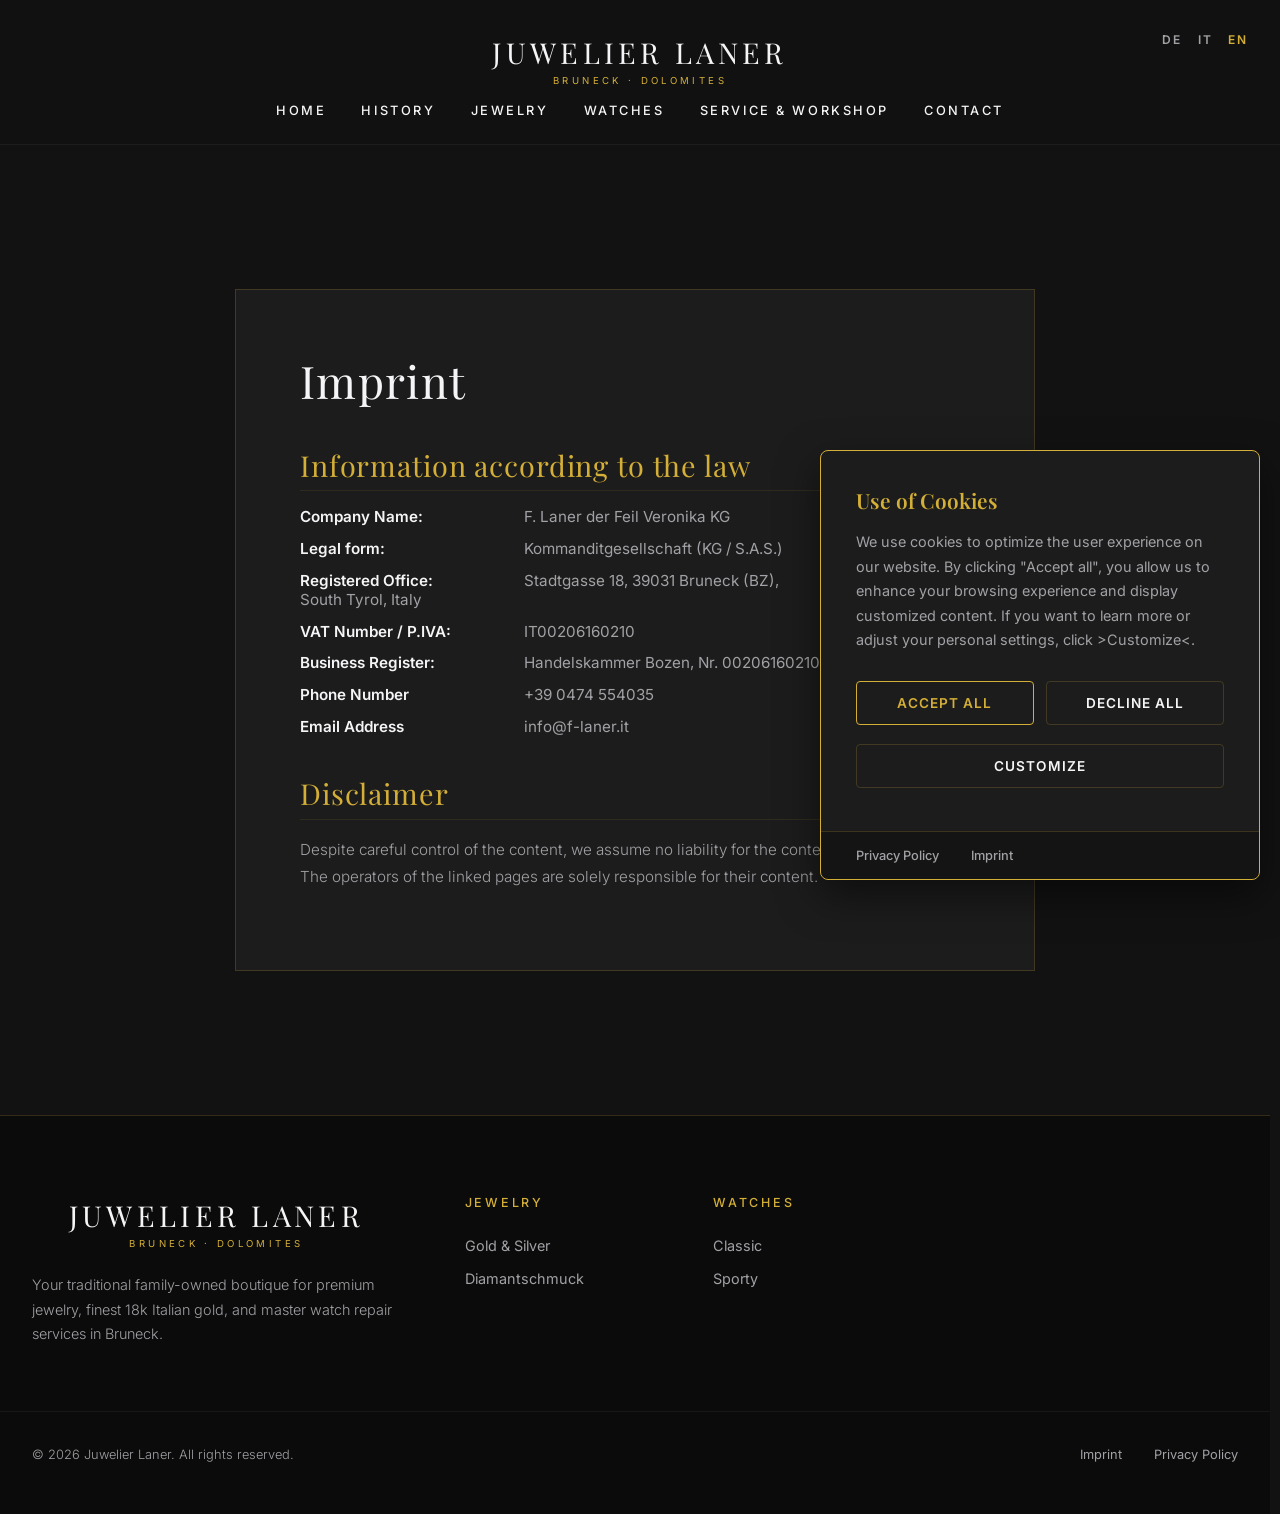
<file: impressum.html>
<!DOCTYPE html>
<html lang="de">
<head>
    <meta charset="UTF-8">
    <meta name="viewport" content="width=device-width, initial-scale=1.0, viewport-fit=cover">
    <title>Impressum | Juwelier Laner Bruneck</title>
    <meta name="description" content="Rechtliche Hinweise, Unternehmensangaben und Pflichtangaben von Juwelier Laner (Feil Veronika KG) in Bruneck.">
        <!-- Preload key typography assets to prevent layout shifts -->
    <link rel="preload" href="fonts/UcC73FwrK3iLTeHuS_nVMrMxCp50SjIa1ZL7.woff2" as="font" type="font/woff2" crossorigin>
    <link rel="preload" href="fonts/nuFiD-vYSZviVYUb_rj3ij__anPXDTzYgA.woff2" as="font" type="font/woff2" crossorigin>
    <link rel="stylesheet" href="css/fonts.css">
    <link rel="stylesheet" href="css/style.css">
    <style>
        .legal-container {
            max-width: 800px;
            margin: 4rem auto;
            background-color: var(--bg-card);
            border: 1px solid var(--border-color);
            padding: 4rem;
        }
        .legal-container h2 {
            font-size: 1.8rem;
            color: var(--gold);
            margin-top: 2.5rem;
            margin-bottom: 1rem;
            border-bottom: 1px solid rgba(212, 175, 55, 0.1);
            padding-bottom: 0.5rem;
        }
        .legal-container p {
            margin-bottom: 1rem;
            font-size: 0.95rem;
            line-height: 1.8;
        }
        .legal-list {
            list-style: none;
            padding-left: 0;
            margin-bottom: 2rem;
        }
        .legal-list li {
            margin-bottom: 0.8rem;
            font-size: 0.95rem;
            color: var(--text-muted);
        }
        .legal-list strong {
            color: var(--text-light);
            display: inline-block;
            width: 220px;
        }
        @media screen and (max-width: 600px) {
            .legal-container {
                padding: 2rem 1.5rem;
            }
            .legal-list li strong {
                display: block;
                margin-bottom: 0.2rem;
            }
        }
    </style>
    <link rel="icon" type="image/svg+xml" href="images/favicon.svg">
    <script>
        // Inline language detection to prevent Flash of Untranslated Content (FUTC)
        (function() {
            let lang = "de";
            try {
                const urlParams = new URLSearchParams(window.location.search);
                lang = urlParams.get('lang') || localStorage.getItem("laner-lang") || "de";
            } catch (e) {}
            if (lang !== "de") {
                document.documentElement.classList.add("lang-hiding");
            }
        })();
    </script>
</head>
<body>

    <!-- Header Navigation -->
    <header>
        <div class="container header-container">
            <a href="index.html" class="logo" id="header-logo">
                <span class="title">Juwelier Laner</span>
                <span class="subtitle" data-i18n="logo-subtitle">Bruneck · Dolomiten</span>
            </a>

            <!-- Mobile Hamburger Toggle -->
            <button class="mobile-nav-toggle" id="mobile-toggle" aria-label="Menu Toggle" aria-expanded="false" aria-controls="nav-links">
                <span></span>
                <span></span>
                <span></span>
            </button>

            <!-- Navigation Links -->
            <nav>
                <ul class="nav-links" id="nav-links">
                    <li><a href="index.html" data-i18n="nav-home">Home</a></li>
                    <li><a href="geschichte.html" data-i18n="nav-history">Geschichte</a></li>
                    <li><a href="schmuck.html" data-i18n="nav-schmuck">Schmuck & Kollektionen</a></li>
                    <li><a href="uhren.html" data-i18n="nav-uhren">Uhren</a></li>
                    <li><a href="service.html" data-i18n="nav-service">Service & Werkstatt</a></li>
                    <li><a href="kontakt.html" data-i18n="nav-kontakt">Kontakt</a></li>
                    
                </ul>
            </nav>

            <div class="nav-actions">
                <ul class="lang-switcher">
                    <li data-lang="de" class="active">DE</li>
                    <li data-lang="it">IT</li>
                    <li data-lang="en">EN</li>
                </ul>
            </div>
        </div>
    </header>

    <!-- Main Content -->
    <main style="margin-top: var(--header-height); padding: 5rem 0;">
        <div class="container">
            
            <div class="legal-container">
                <h1 data-i18n="footer-imprint" style="font-size: 2.8rem; margin-bottom: 2rem;">Impressum</h1>
                
                <h2 data-i18n="legal-details-title">Angaben gemäß Gesetz</h2>
                <ul class="legal-list">
                    <li><strong data-i18n="legal-company">Firmenbezeichnung:</strong> F. Laner der Feil Veronika KG</li>
                    <li><strong data-i18n="legal-legal-form">Rechtsform:</strong> Kommanditgesellschaft (KG / S.A.S.)</li>
                    <li><strong data-i18n="legal-office">Sitz:</strong> <span data-i18n="address-text">Stadtgasse 18, 39031 Bruneck (BZ), Südtirol, Italien</span></li>
                    <li><strong data-i18n="legal-vat">MwSt.-Nr. / P.IVA:</strong> IT00206160210</li>
                    <li><strong data-i18n="legal-registry">Handelsregister:</strong> Handelskammer Bozen, Nr. 00206160210</li>
                    <li><strong data-i18n="label-phone">Telefon:</strong> <a href="tel:+390474554035">+39 0474 554035</a></li>
                    <li><strong data-i18n="label-email">E-Mail:</strong> <a href="#" class="email-lnk" data-user="info" data-domain="f-laner.it">info [at] f-laner.it</a></li>
                </ul>

                <h2 data-i18n="legal-disclaimer-title">Haftungsausschluss</h2>
                <p data-i18n="legal-disclaimer-p1">Trotz sorgfältiger inhaltlicher Kontrolle übernehmen wir keine Haftung für die Inhalte externer Links. Für den Inhalt der verlinkten Seiten sind ausschließlich deren Betreiber verantwortlich.</p>
            </div>

        </div>
    </main>

    <!-- Footer -->
    <footer>
        <div class="container footer-grid">
            <div class="footer-brand">
                <a href="index.html" class="logo">
                    <span class="title">Juwelier Laner</span>
                    <span class="subtitle" data-i18n="logo-subtitle">Bruneck · Dolomiten</span>
                </a>
                <p data-i18n="footer-desc" style="margin-top: 1rem;">Ihr traditionsreiches Familienunternehmen für edlen Schmuck und feines italienisches Gold in Bruneck.</p>
            </div>
            
            <div class="footer-col">
                <h5 data-i18n="nav-schmuck">Schmuck</h5>
                <ul>
                    <li><a href="schmuck.html" data-i18n="opt-jewelry">Gold und Silber</a></li>
                    <li><a href="schmuck.html">Diamantschmuck</a></li>
                </ul>
            </div>

            <div class="footer-col">
                <h5 data-i18n="nav-uhren">Uhren</h5>
                <ul>
                    <li><a href="uhren.html" data-i18n="filter-classic">Klassisch</a></li>
                    <li><a href="uhren.html" data-i18n="filter-sport">Sportlich</a></li>
                    </ul>
            </div>

            </div>

        <div class="container footer-bottom">
            <p data-i18n="footer-rights">© 2026 Juwelier Laner. Alle Rechte vorbehalten.</p>
            <ul class="footer-bottom-links">
                <li><a href="impressum.html" data-i18n="footer-imprint">Impressum</a></li>
                <li><a href="datenschutz.html" data-i18n="footer-privacy">Datenschutz</a></li>
            </ul>
        </div>
    </footer>

    <!-- Scripts -->
    <script src="js/main.js"></script>
    <!-- Back to Top Button -->
    <button id="back-to-top" aria-label="Back to Top" class="back-to-top-btn">
        <svg xmlns="http://www.w3.org/2000/svg" width="20" height="20" viewBox="0 0 24 24" fill="none" stroke="currentColor" stroke-width="2" stroke-linecap="round" stroke-linejoin="round"><path d="m18 15-6-6-6 6"/></svg>
    </button>
</body>
</html>
</file>
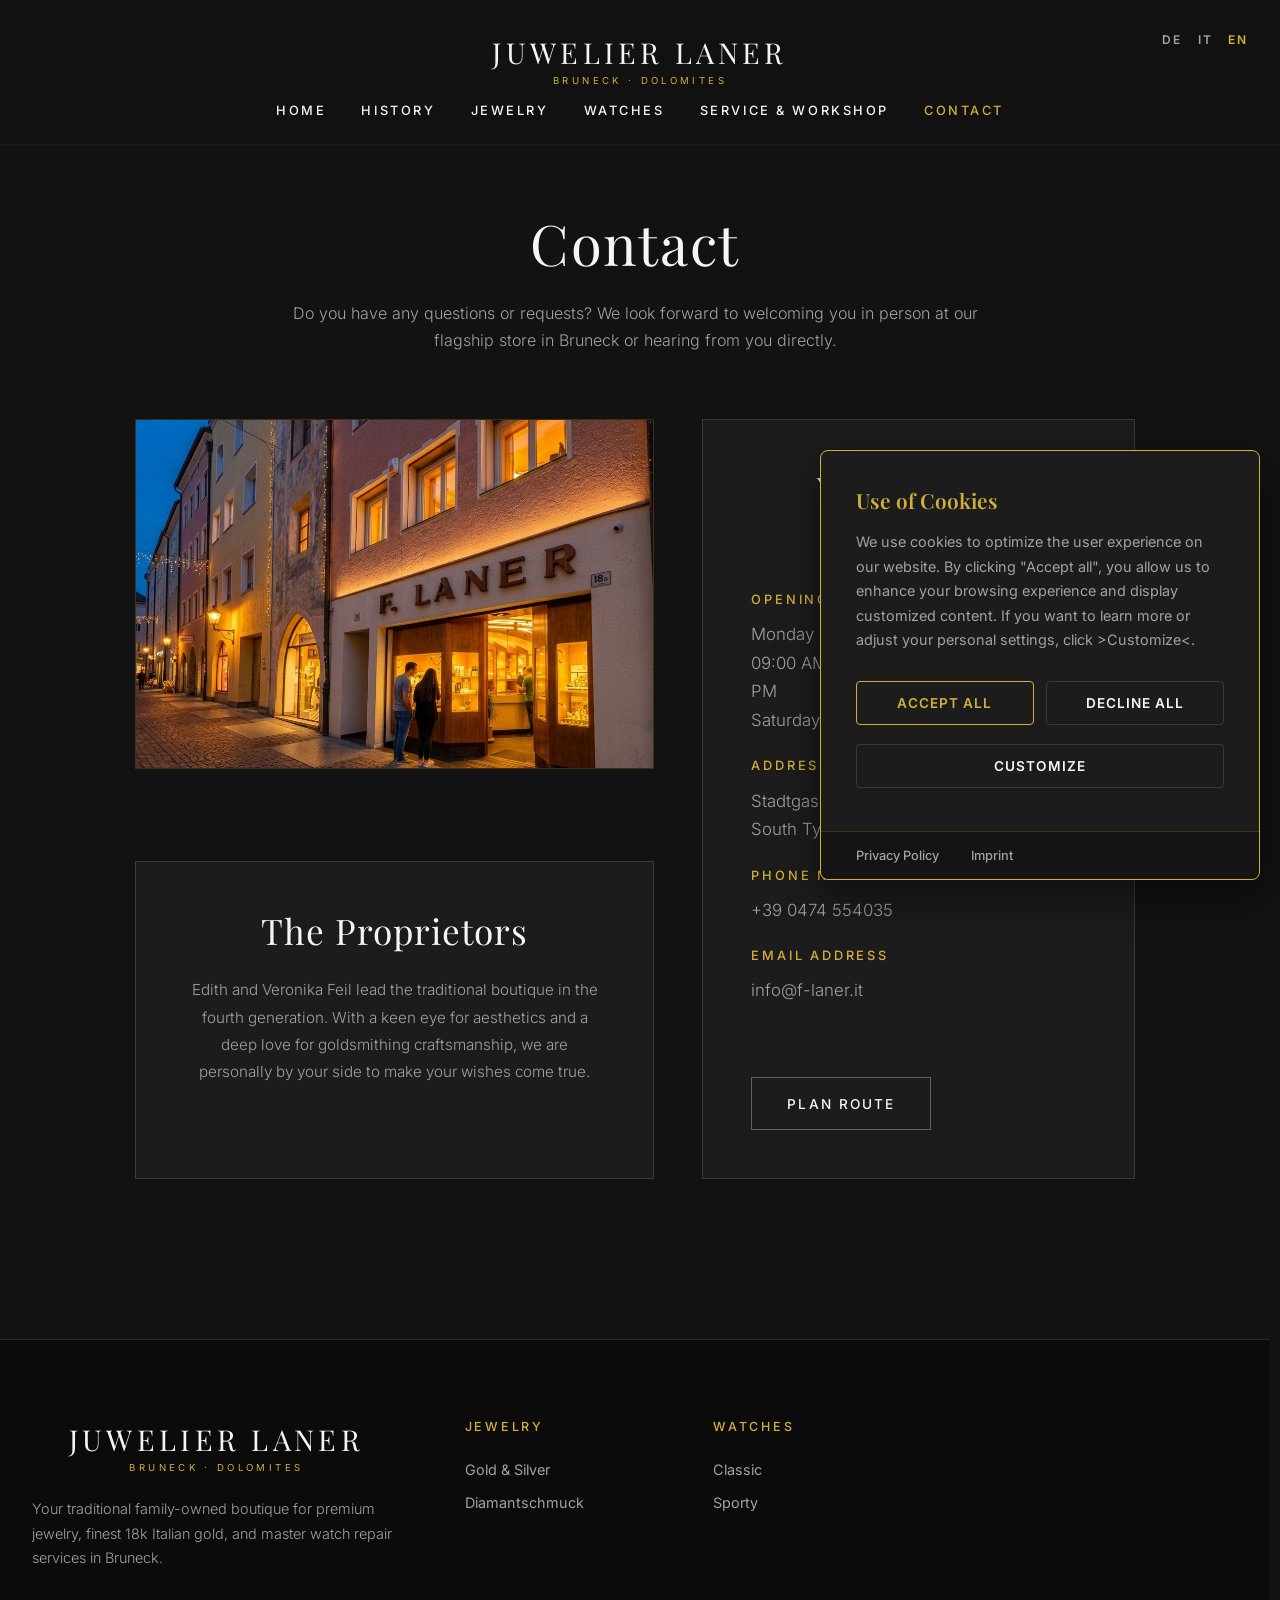
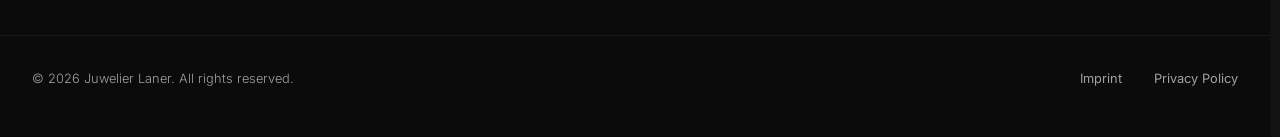
<file: kontakt.html>
<!DOCTYPE html>
<html lang="de">
<head>
    <meta charset="UTF-8">
    <meta name="viewport" content="width=device-width, initial-scale=1.0, viewport-fit=cover">
    <title>Kontakt & Anfahrt | Ihr Juwelier in Bruneck</title>
    <meta name="description" content="Kontaktieren Sie uns für Ihre persönliche Trauringberatung in Bruneck.">
        <!-- Preload key typography assets to prevent layout shifts -->
    <link rel="preload" href="fonts/UcC73FwrK3iLTeHuS_nVMrMxCp50SjIa1ZL7.woff2" as="font" type="font/woff2" crossorigin>
    <link rel="preload" href="fonts/nuFiD-vYSZviVYUb_rj3ij__anPXDTzYgA.woff2" as="font" type="font/woff2" crossorigin>
    <link rel="stylesheet" href="css/fonts.css">
    <link rel="stylesheet" href="css/style.css">
    <style>
        .contact-grid {
            display: grid;
            grid-template-columns: 1.2fr 1fr;
            grid-template-areas: 
                "image details"
                "hosts details";
            gap: 3rem;
            margin: 0 auto 6rem auto;
            max-width: 1000px;
        }
        .contact-image {
            grid-area: image;
        }
        .contact-hosts {
            grid-area: hosts;
        }
        .contact-details {
            grid-area: details;
        }
        @media (max-width: 768px) {
            .contact-grid {
                grid-template-columns: 1fr;
                grid-template-areas: 
                    "image"
                    "details"
                    "hosts";
                gap: 2.5rem;
            }
        }
    </style>
    <link rel="icon" type="image/svg+xml" href="images/favicon.svg">
    <script>
        // Inline language detection to prevent Flash of Untranslated Content (FUTC)
        (function() {
            let lang = "de";
            try {
                const urlParams = new URLSearchParams(window.location.search);
                lang = urlParams.get('lang') || localStorage.getItem("laner-lang") || "de";
            } catch (e) {}
            if (lang !== "de") {
                document.documentElement.classList.add("lang-hiding");
            }
        })();
    </script>
</head>
<body>

    <!-- Header Navigation -->
    <header>
        <div class="container header-container">
            <a href="index.html" class="logo" id="header-logo">
                <span class="title">Juwelier Laner</span>
                <span class="subtitle" data-i18n="logo-subtitle">Bruneck · Dolomiten</span>
            </a>

            <!-- Mobile Hamburger Toggle -->
            <button class="mobile-nav-toggle" id="mobile-toggle" aria-label="Menu Toggle" aria-expanded="false" aria-controls="nav-links">
                <span></span>
                <span></span>
                <span></span>
            </button>

            <!-- Navigation Links -->
            <nav>
                <ul class="nav-links" id="nav-links">
                    <li><a href="index.html" data-i18n="nav-home">Home</a></li>
                    <li><a href="geschichte.html" data-i18n="nav-history">Geschichte</a></li>
                    <li><a href="schmuck.html" data-i18n="nav-schmuck">Schmuck & Kollektionen</a></li>
                    <li><a href="uhren.html" data-i18n="nav-uhren">Uhren</a></li>
                    <li><a href="service.html" data-i18n="nav-service">Service & Werkstatt</a></li>
                    <li><a href="kontakt.html" class="active" data-i18n="nav-kontakt">Kontakt</a></li>
                    
                </ul>
            </nav>

            <div class="nav-actions">
                <ul class="lang-switcher">
                    <li data-lang="de" class="active">DE</li>
                    <li data-lang="it">IT</li>
                    <li data-lang="en">EN</li>
                </ul>
            </div>
        </div>
    </header>

    <main style="padding-top: calc(var(--header-height) + 4rem); padding-bottom: 4rem; display: flex; flex-direction: column; justify-content: center; flex-grow: 1;">
        <div class="container">
            
            <div class="showroom-intro">
                <h1 data-i18n="kontakt-page-title">Kontakt</h1>
                <p data-i18n="kontakt-page-text">Haben Sie Fragen oder Wünsche? Wir freuen uns darauf, Sie persönlich in unserem Geschäft in Bruneck zu begrüßen oder direkt von Ihnen zu hören.</p>
            </div>

            <!-- Contact Grid Layout -->
            <div class="contact-grid">
                
                <!-- Storefront Image -->
                <div class="contact-image" style="border: 1px solid var(--border-color); overflow: hidden; height: 350px;">
                    <img src="images/storefront_bruneck.png" alt="Außenansicht des Juwelier Laner Geschäfts in der Stadtgasse in Bruneck" style="width: 100%; height: 100%; object-fit: cover;" loading="lazy" width="600" height="400">
                </div>

                <!-- Contact Details -->
                <div class="contact-details local-details" style="background-color: var(--bg-card); padding: 3rem; border: 1px solid var(--border-color); display: flex; flex-direction: column; justify-content: space-between;">
                    <div style="display: flex; flex-direction: column; gap: 1.5rem;">
                        <h2 data-i18n="trust-title" style="text-align: center; margin-bottom: 1rem;">Ihr Besuch in Bruneck</h2>
                        
                        <div class="info-group">
                            <h4 data-i18n="hours-title">Öffnungszeiten</h4>
                            <p data-i18n="hours-weekdays">Montag - Freitag:<br>09:00 - 12:00 Uhr, 15:00 - 18:30 Uhr</p>
                            <p data-i18n="hours-sat">Samstag: 09:00 - 12:00 Uhr</p>
                        </div>

                        <div class="info-group">
                            <h4 data-i18n="address-title">Adresse</h4>
                            <p data-i18n="address-text">Stadtgasse 18, 39031 Bruneck (BZ),<br>Südtirol, Italien</p>
                        </div>

                        <div class="info-group">
                            <h4 data-i18n="label-phone">Telefon</h4>
                            <p><a href="tel:+390474554035">+39 0474 554035</a></p>
                        </div>

                        <div class="info-group">
                            <h4 data-i18n="label-email">E-Mail</h4>
                            <p><a href="#" class="email-lnk" data-user="info" data-domain="f-laner.it">info [at] f-laner.it</a></p>
                        </div>
                    </div>

                    <a href="https://maps.google.com/?q=Juwelier+Laner,+Stadtgasse+18,+39031+Bruneck" target="_blank" rel="noopener noreferrer" class="btn btn-secondary map-btn" style="display: block; text-align: center; margin-top: 2rem;" data-i18n="route-btn">Route planen</a>
                </div>

                <!-- Host Presentation Card -->
                <div class="contact-hosts" style="background-color: var(--bg-card); padding: 3rem; border: 1px solid var(--border-color); text-align: center;">
                    <h2 data-i18n="hosts-title" style="margin-bottom: 1.5rem;">Die Inhaberinnen</h2>
                    <p data-i18n="hosts-text" style="line-height: 1.8; color: var(--text-muted); font-size: 0.95rem;">
                        Edith und Veronika Feil leiten das Traditionsgeschäft in der vierten Generation. Mit geschultem Auge für Ästhetik und tiefer Liebe zum Goldschmiedehandwerk stehen wir Ihnen persönlich beratend zur Seite, um Ihre Wünsche Wirklichkeit werden zu lassen.
                    </p>
                </div>

            </div>

            </div>
        </div>
    </main>

    <!-- Footer -->
    <footer>
        <div class="container footer-grid">
            <div class="footer-brand">
                <a href="index.html" class="logo">
                    <span class="title">Juwelier Laner</span>
                    <span class="subtitle" data-i18n="logo-subtitle">Bruneck · Dolomiten</span>
                </a>
                <p data-i18n="footer-desc" style="margin-top: 1rem;">Ihr traditionsreiches Familienunternehmen für edlen Schmuck und feines italienisches Gold in Bruneck.</p>
            </div>
            
            <div class="footer-col">
                <h5 data-i18n="nav-schmuck">Schmuck</h5>
                <ul>
                    <li><a href="schmuck.html" data-i18n="opt-jewelry">Gold und Silber</a></li>
                    <li><a href="schmuck.html">Diamantschmuck</a></li>
                </ul>
            </div>

            <div class="footer-col">
                <h5 data-i18n="nav-uhren">Uhren</h5>
                <ul>
                    <li><a href="uhren.html" data-i18n="filter-classic">Klassisch</a></li>
                    <li><a href="uhren.html" data-i18n="filter-sport">Sportlich</a></li>
                    </ul>
            </div>

            </div>

        <div class="container footer-bottom">
            <p data-i18n="footer-rights">© 2026 Juwelier Laner. Alle Rechte vorbehalten.</p>
            <ul class="footer-bottom-links">
                <li><a href="impressum.html" data-i18n="footer-imprint">Impressum</a></li>
                <li><a href="datenschutz.html" data-i18n="footer-privacy">Datenschutz</a></li>
            </ul>
        </div>
    </footer>

    <!-- Scripts -->
    <script src="js/main.js"></script>
    <!-- Back to Top Button -->
    <button id="back-to-top" aria-label="Back to Top" class="back-to-top-btn">
        <svg xmlns="http://www.w3.org/2000/svg" width="20" height="20" viewBox="0 0 24 24" fill="none" stroke="currentColor" stroke-width="2" stroke-linecap="round" stroke-linejoin="round"><path d="m18 15-6-6-6 6"/></svg>
    </button>
</body>
</html>
</file>
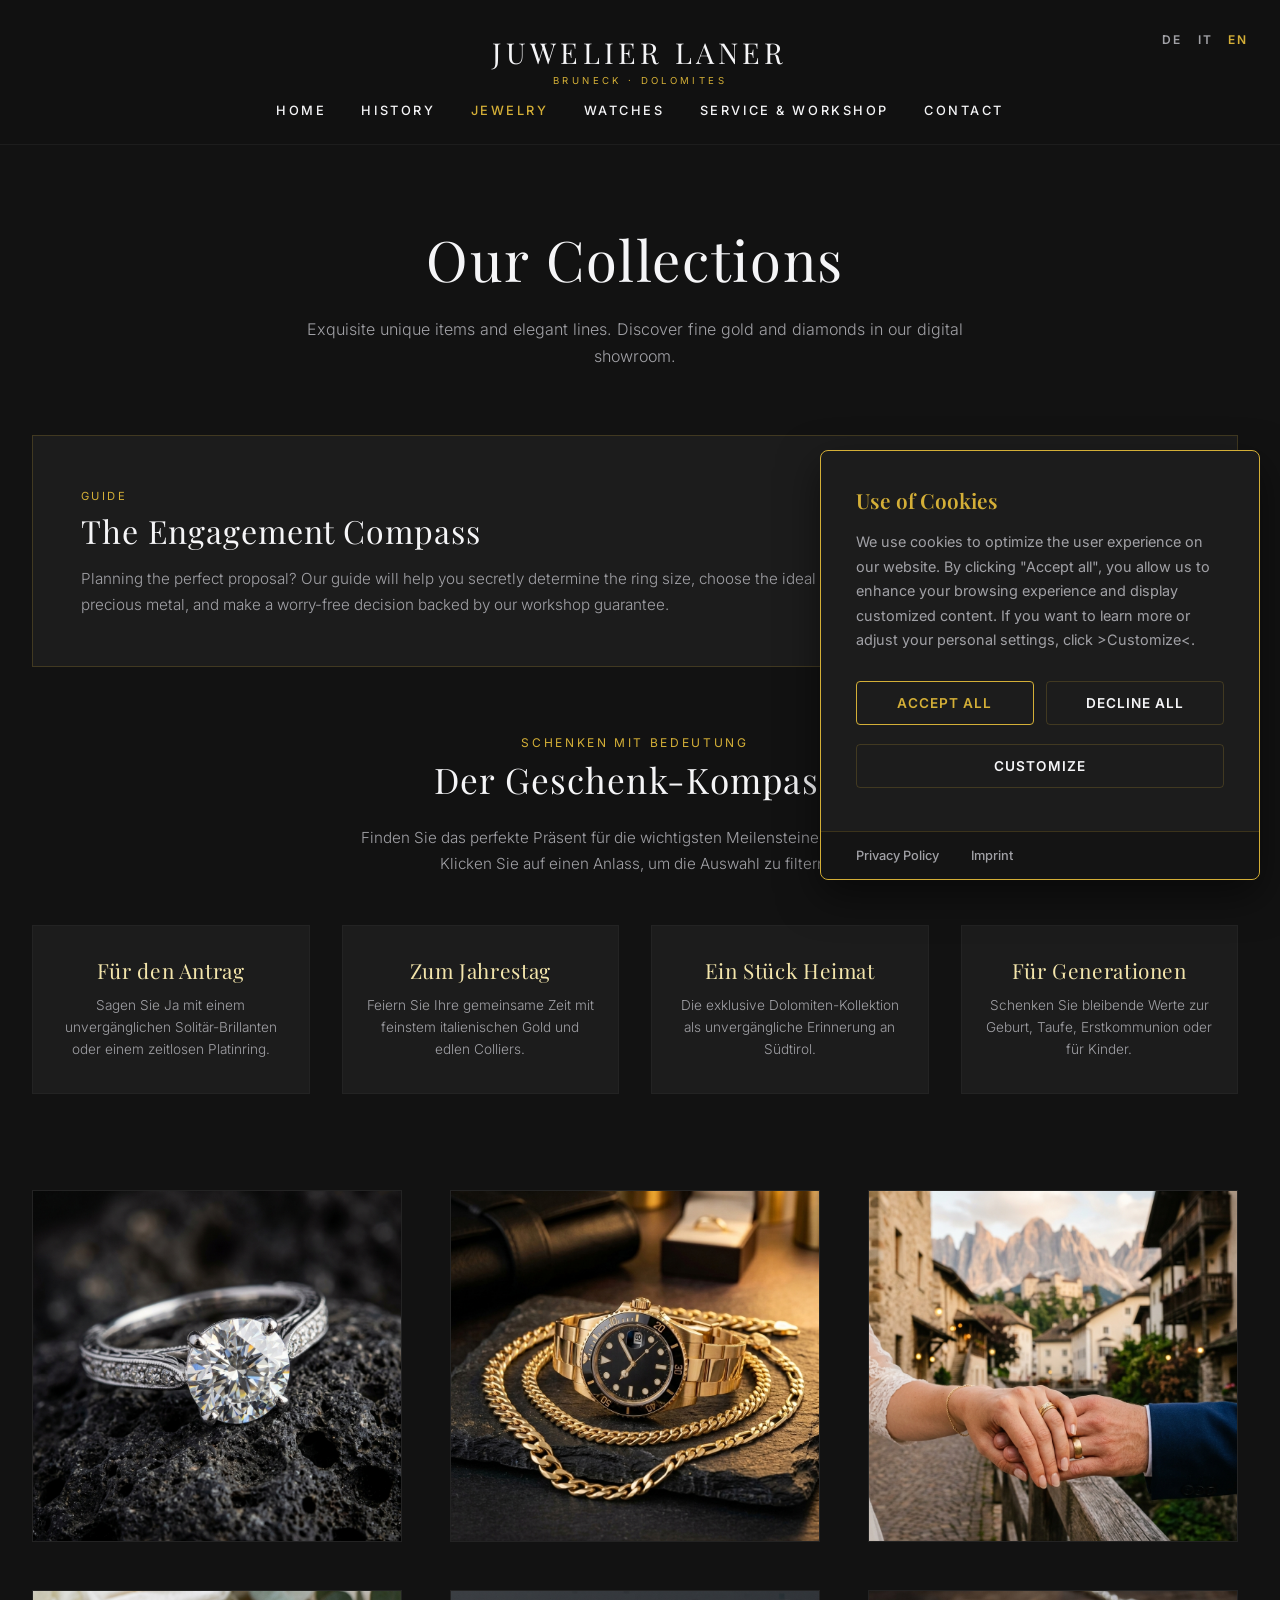
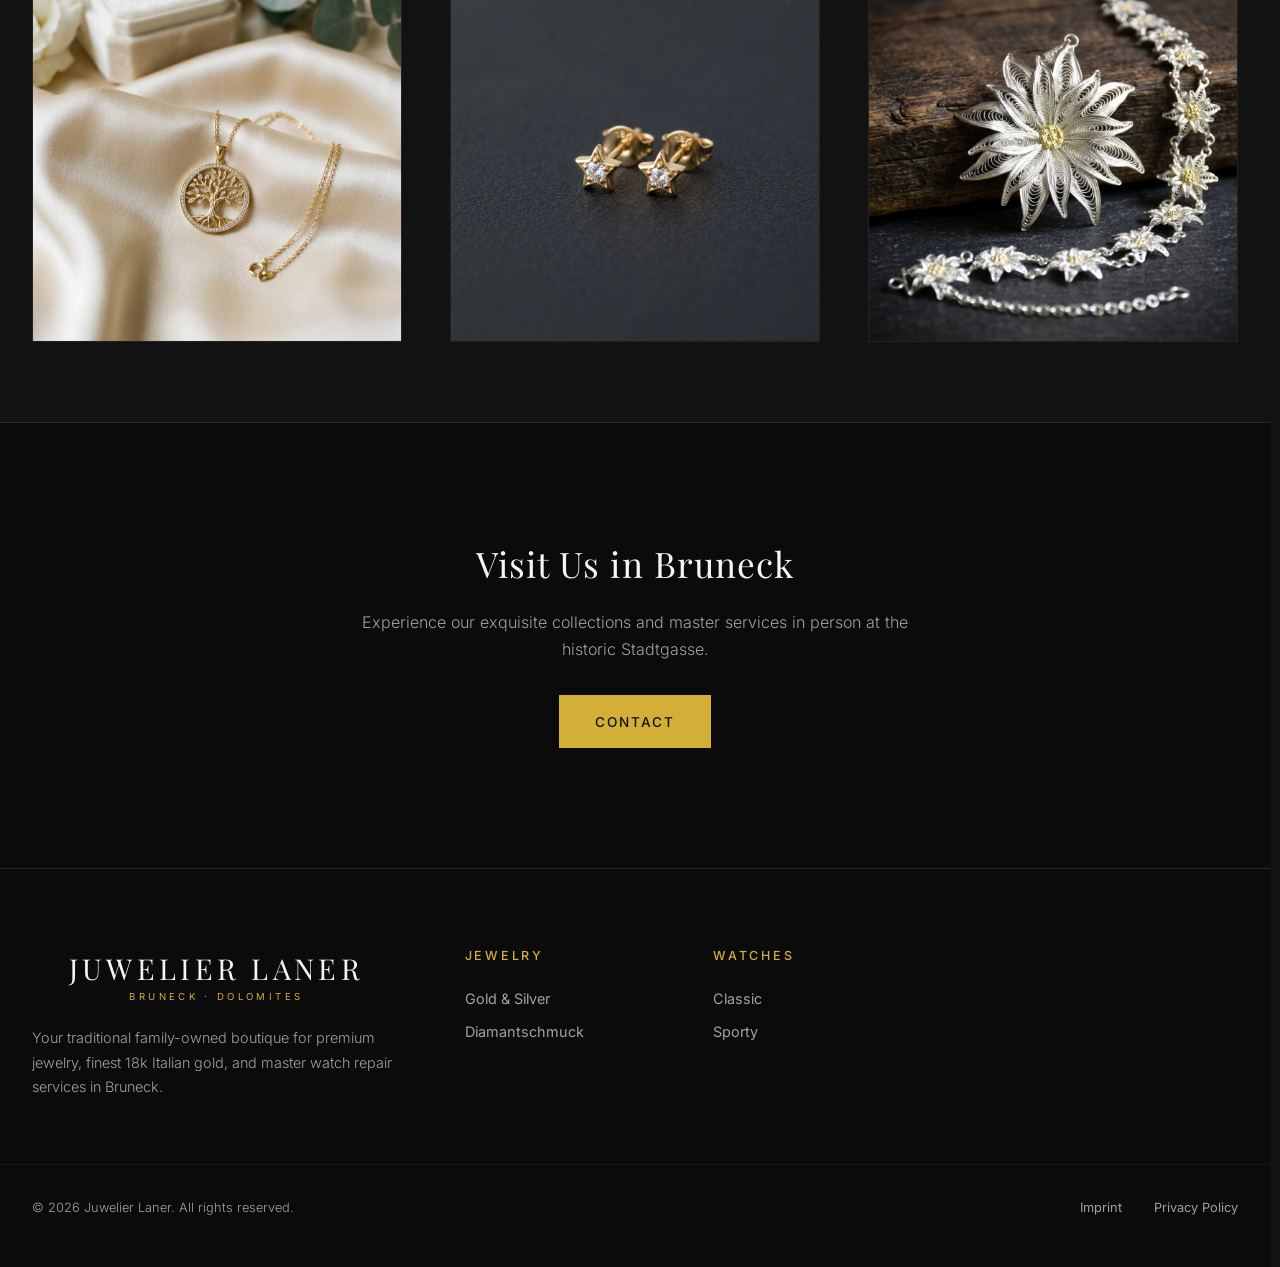
<file: schmuck.html>
<!DOCTYPE html>
<html lang="de">
<head>
    <meta charset="UTF-8">
    <meta name="viewport" content="width=device-width, initial-scale=1.0, viewport-fit=cover">
    <title>Exklusiver Schmuck & Trauringe | Juwelier Laner Bruneck</title>
    <meta name="description" content="Entdecken Sie exklusiven handgefertigten Schmuck, feinstes 18k italienisches Gold und einzigartige Trauringe im digitalen Showroom von Juwelier Laner.">
        <!-- Preload key typography assets to prevent layout shifts -->
    <link rel="preload" href="fonts/UcC73FwrK3iLTeHuS_nVMrMxCp50SjIa1ZL7.woff2" as="font" type="font/woff2" crossorigin>
    <link rel="preload" href="fonts/nuFiD-vYSZviVYUb_rj3ij__anPXDTzYgA.woff2" as="font" type="font/woff2" crossorigin>
    <link rel="stylesheet" href="css/fonts.css">
    <link rel="stylesheet" href="css/style.css">
    <style>
        .gift-compass {
            margin-top: 4rem;
            margin-bottom: 6rem;
        }
        .gift-grid {
            display: grid;
            grid-template-columns: repeat(auto-fit, minmax(220px, 1fr));
            gap: 2rem;
        }
        .gift-card {
            background-color: var(--bg-card);
            border: 1px solid rgba(255, 255, 255, 0.03);
            padding: 2rem 1.5rem;
            text-align: center;
            cursor: pointer;
            transition: var(--transition-smooth);
            display: flex;
            flex-direction: column;
            justify-content: center;
            height: 100%;
        }
        .gift-card:hover {
            transform: translateY(-5px);
            border-color: var(--border-focus);
        }
        .gift-card h4 {
            font-family: var(--font-heading);
            font-size: 1.3rem;
            color: var(--gold-light);
            margin-bottom: 0.8rem;
        }
        .gift-card p {
            font-size: 0.85rem;
            color: var(--text-muted);
            line-height: 1.6;
            margin-bottom: 0;
            flex-grow: 1;
        }
        .gift-card span {
            display: none;
            font-size: 0.75rem;
            text-transform: uppercase;
            letter-spacing: 0.1em;
            color: var(--gold);
            font-weight: 500;
            transition: var(--transition-smooth);
        }
        .gift-card:hover span {
            color: var(--text-light);
        }
    </style>
    <link rel="icon" type="image/svg+xml" href="images/favicon.svg">
    <script>
        // Inline language detection to prevent Flash of Untranslated Content (FUTC)
        (function() {
            let lang = "de";
            try {
                const urlParams = new URLSearchParams(window.location.search);
                lang = urlParams.get('lang') || localStorage.getItem("laner-lang") || "de";
            } catch (e) {}
            if (lang !== "de") {
                document.documentElement.classList.add("lang-hiding");
            }
        })();
    </script>
</head>
<body>

    <!-- Header Navigation -->
    <header>
        <div class="container header-container">
            <a href="index.html" class="logo" id="header-logo">
                <span class="title">Juwelier Laner</span>
                <span class="subtitle" data-i18n="logo-subtitle">Bruneck · Dolomiten</span>
            </a>

            <!-- Mobile Hamburger Toggle -->
            <button class="mobile-nav-toggle" id="mobile-toggle" aria-label="Menu Toggle" aria-expanded="false" aria-controls="nav-links">
                <span></span>
                <span></span>
                <span></span>
            </button>

            <!-- Navigation Links -->
            <nav>
                <ul class="nav-links" id="nav-links">
                    <li><a href="index.html" data-i18n="nav-home">Home</a></li>
                    <li><a href="geschichte.html" data-i18n="nav-history">Geschichte</a></li>
                    <li><a href="schmuck.html" class="active" data-i18n="nav-schmuck">Schmuck & Kollektionen</a></li>
                    <li><a href="uhren.html" data-i18n="nav-uhren">Uhren</a></li>
                    <li><a href="service.html" data-i18n="nav-service">Service & Werkstatt</a></li>
                    <li><a href="kontakt.html" data-i18n="nav-kontakt">Kontakt</a></li>
                    
                </ul>
            </nav>

            <div class="nav-actions">
                <ul class="lang-switcher">
                    <li data-lang="de" class="active">DE</li>
                    <li data-lang="it">IT</li>
                    <li data-lang="en">EN</li>
                </ul>
            </div>
        </div>
    </header>

    <!-- Main Content -->
    <main style="margin-top: var(--header-height); padding: 5rem 0;">
        <div class="container">
            
            <div class="showroom-intro">
                <h1 data-i18n="showroom-jewelry-title">Unsere Kollektionen</h1>
                <p data-i18n="showroom-jewelry-text">Erlesene Einzelstücke und edle Linien. Entdecken Sie feinstes Gold und Diamanten in unserem digitalen Showroom.</p>
            </div>

            <!-- Verlobungs-Kompass Teaser Banner -->
            <div class="verlobungs-teaser" style="background-color: var(--bg-card); border: 1px solid var(--border-color); padding: 3rem; margin-bottom: 4rem; display: flex; align-items: center; justify-content: space-between; gap: 3rem; flex-wrap: wrap;">
                <div style="flex: 1 1 400px;">
                    <span class="product-category" style="color: var(--gold); font-size: 0.7rem; text-transform: uppercase; letter-spacing: 0.22em; font-family: var(--font-body);" data-i18n="verlobung-badge">Ratgeber</span>
                    <h2 data-i18n="verlobung-teaser-title" style="font-family: var(--font-heading); font-size: 2rem; margin-top: 0.5rem; margin-bottom: 1rem; font-weight: 400;">Der Verlobungs-Kompass</h2>
                    <p data-i18n="verlobung-teaser-text" style="color: var(--text-muted); line-height: 1.7; font-size: 0.95rem;">
                        Planen Sie den perfekten Heiratsantrag? Unser Leitfaden hilft Ihnen dabei, heimlich die richtige Ringgröße zu finden, das passende Material zu wählen und die perfekte Entscheidung ohne Risiko zu treffen.
                    </p>
                </div>
                <div>
                    <a href="verlobung.html" class="btn btn-primary" data-i18n="verlobung-teaser-btn">Zum Verlobungs-Kompass</a>
                </div>
            </div>

            <!-- Geschenk-Kompass Section -->
            <div class="gift-compass">
                <div style="text-align: center; margin-bottom: 3rem;">
                    <span class="product-category" style="color: var(--gold); font-size: 0.75rem; text-transform: uppercase; letter-spacing: 0.22em; font-family: var(--font-body);">Schenken mit Bedeutung</span>
                    <h2 style="font-family: var(--font-heading); font-size: 2.2rem; margin-top: 0.5rem; color: var(--text-light); font-weight: 400;">Der Geschenk-Kompass</h2>
                    <p style="color: var(--text-muted); max-width: 600px; margin: 0.5rem auto 0 auto; line-height: 1.7; font-size: 0.95rem;">Finden Sie das perfekte Präsent für die wichtigsten Meilensteine des Lebens. Klicken Sie auf einen Anlass, um die Auswahl zu filtern.</p>
                </div>
                
                <div class="gift-grid">
                    <!-- Card 1 -->
                    <div class="gift-card" data-filter-target="rings">
                        <div>
                            <h4>Für den Antrag</h4>
                            <p>Sagen Sie Ja mit einem unvergänglichen Solitär-Brillanten oder einem zeitlosen Platinring.</p>
                        </div>
                        <span>Kollektion ansehen →</span>
                    </div>
                    <!-- Card 2 -->
                    <div class="gift-card" data-filter-target="necklaces">
                        <div>
                            <h4>Zum Jahrestag</h4>
                            <p>Feiern Sie Ihre gemeinsame Zeit mit feinstem italienischen Gold und edlen Colliers.</p>
                        </div>
                        <span>Kollektion ansehen →</span>
                    </div>
                    <!-- Card 3 -->
                    <div class="gift-card" data-filter-target="all">
                        <div>
                            <h4>Ein Stück Heimat</h4>
                            <p>Die exklusive Dolomiten-Kollektion als unvergängliche Erinnerung an Südtirol.</p>
                        </div>
                        <span>Kollektion ansehen →</span>
                    </div>
                    <!-- Card 4 -->
                    <div class="gift-card" data-filter-target="tradition">
                        <div>
                            <h4>Für Generationen</h4>
                            <p>Schenken Sie bleibende Werte zur Geburt, Taufe, Erstkommunion oder für Kinder.</p>
                        </div>
                        <span>Kollektion ansehen →</span>
                    </div>
                </div>
            </div>

            <!-- Filter Bar -->
            <div class="filter-bar">
                <button class="filter-btn active" data-filter="all" data-i18n="filter-all">Alle</button>
                <button class="filter-btn" data-filter="rings" data-i18n="filter-rings">Ringe</button>
                <button class="filter-btn" data-filter="necklaces" data-i18n="filter-necklaces">Ketten</button>
                <button class="filter-btn" data-filter="earrings" data-i18n="filter-earrings">Ohrringe</button>
                <button class="filter-btn" data-filter="tradition" data-i18n="filter-tradition">Tradition & Geschenke</button>
            </div>

            <!-- Showroom Grid -->
            <div class="showroom-grid">
                
                <!-- Product 1 -->
                <div class="product-card" data-category="rings">
                    <div class="product-img">
                        <img src="images/diamond_macro.png" alt="Aurelia Solitär Diamantring" loading="lazy" width="600" height="400">
                    </div>
                    <div class="product-info">
                        <span class="product-category" data-i18n="filter-rings">Ringe</span>
                        <h3 class="product-title" data-i18n="prod-1-title">Solitär Aurelia</h3>
                        <p class="product-desc" data-i18n="prod-1-desc">Klassischer Platinring mit einem funkelnden Brillanten von 0.75 Karat im edlen Schliff. Perfekt für das Ja-Wort.</p>
                        <div class="product-meta">
                            <span class="product-price" data-i18n="prod-price-request">Auf Anfrage</span>
                            <a href="kontakt.html" class="product-cta" data-i18n="btn-inquire">Details anfragen</a>
                        </div>
                    </div>
                </div>

                <!-- Product 2 -->
                <div class="product-card" data-category="necklaces">
                    <div class="product-img">
                        <img src="images/gold_watch_stone.png" alt="18k Italienisches Gelbgold Collier" loading="lazy" width="600" height="400">
                    </div>
                    <div class="product-info">
                        <span class="product-category" data-i18n="filter-necklaces">Ketten</span>
                        <h3 class="product-title" data-i18n="prod-2-title">Collier Verona</h3>
                        <p class="product-desc" data-i18n="prod-2-desc">Massives 18-karätiges italienisches Gelbgold-Collier, flach geschliffen für geschmeidigen Tragekomfort auf der Haut.</p>
                        <div class="product-meta">
                            <span class="product-price" data-i18n="prod-price-request">Auf Anfrage</span>
                            <a href="kontakt.html" class="product-cta" data-i18n="btn-inquire">Details anfragen</a>
                        </div>
                    </div>
                </div>

                <!-- Product 3 -->
                <div class="product-card" data-category="rings">
                    <div class="product-img">
                        <img src="images/hero_bruneck.png" alt="Eheringe Bruneck Edition" loading="lazy" width="1920" height="1080">
                    </div>
                    <div class="product-info">
                        <span class="product-category" data-i18n="filter-rings">Ringe</span>
                        <h3 class="product-title" data-i18n="prod-3-title">Eheringe Dolomiti</h3>
                        <p class="product-desc" data-i18n="prod-3-desc">Individuell gestaltetes Ehering-Paar aus 18k Gelbgold und Weißgold. Strukturierte Oberfläche, inspiriert von den Dolomiten.</p>
                        <div class="product-meta">
                            <span class="product-price" data-i18n="prod-price-request">Auf Anfrage</span>
                            <a href="kontakt.html" class="product-cta" data-i18n="btn-inquire">Details anfragen</a>
                        </div>
                    </div>
                </div>

                <!-- Product 4 -->
                <div class="product-card" data-category="tradition">
                    <div class="product-img">
                        <img src="images/lebensbaum_gold.png" alt="Elegantes Collier Lebensbaum aus 18k Gelbgold" loading="lazy" width="600" height="400">
                    </div>
                    <div class="product-info">
                        <span class="product-category" data-i18n="filter-tradition">Tradition & Geschenke</span>
                        <h3 class="product-title" data-i18n="prod-taufe-title">Collier „Lebensbaum“</h3>
                        <p class="product-desc" data-i18n="prod-taufe-desc">Filigranes 18-karätiges Gelbgold-Collier mit einem fein ausgearbeiteten Lebensbaum-Anhänger. Ein zeitloses Symbol für Wachstum und Familie – ideal als Geschenk für Lebensmeilensteine.</p>
                        <div class="product-meta">
                            <span class="product-price" data-i18n="prod-price-request">Auf Anfrage</span>
                            <a href="kontakt.html" class="product-cta" data-i18n="btn-inquire">Details anfragen</a>
                        </div>
                    </div>
                </div>

                <!-- Product 5 -->
                <div class="product-card" data-category="tradition">
                    <div class="product-img">
                        <img src="images/kinderohrringe_gold.png" alt="Kinder-Sternstecker aus 18k Gelbgold" loading="lazy" width="600" height="400">
                    </div>
                    <div class="product-info">
                        <span class="product-category" data-i18n="filter-tradition">Tradition & Geschenke</span>
                        <h3 class="product-title" data-i18n="prod-kinder-title">Stern-Ohrstecker „Stella“</h3>
                        <p class="product-desc" data-i18n="prod-kinder-desc">Kleine, zarte Stern-Ohrstecker aus allergenfreiem 18k Gelbgold. Perfekt abgerundet und sicher für empfindliche Kinderohren.</p>
                        <div class="product-meta">
                            <span class="product-price" data-i18n="prod-price-request">Auf Anfrage</span>
                            <a href="kontakt.html" class="product-cta" data-i18n="btn-inquire">Details anfragen</a>
                        </div>
                    </div>
                </div>

                <!-- Product 6 -->
                <div class="product-card" data-category="tradition">
                    <div class="product-img">
                        <img src="images/filigree_edelweiss.png" alt="Filigraner Edelweiß Schmuckanhänger" loading="lazy" width="600" height="400">
                    </div>
                    <div class="product-info">
                        <span class="product-category" data-i18n="filter-tradition">Tradition & Geschenke</span>
                        <h3 class="product-title" data-i18n="prod-edelweiss-title">Filigranes Edelweiß</h3>
                        <p class="product-desc" data-i18n="prod-edelweiss-desc">Traditioneller filigraner Schmuckanhänger in Form eines Edelweißes aus feinstem Silber.</p>
                        <div class="product-meta">
                            <span class="product-price" data-i18n="prod-price-request">Auf Anfrage</span>
                            <a href="kontakt.html" class="product-cta" data-i18n="btn-inquire">Details anfragen</a>
                        </div>
                    </div>
                </div>

            </div>

        </div>
    </main>

    <!-- Bottom CTA Banner -->
    <section class="section-padding" style="border-top: 1px solid var(--border-color); text-align: center; background-color: #0b0b0b;">
        <div class="container" style="max-width: 800px;">
            <h2 data-i18n="bottom-cta-title">Besuchen Sie uns in Bruneck</h2>
            <p data-i18n="bottom-cta-text" style="margin-bottom: 2rem; max-width: 600px; margin-left: auto; margin-right: auto; color: var(--text-muted);">Erleben Sie unsere erlesenen Kollektionen und unseren meisterhaften Service persönlich in der historischen Stadtgasse.</p>
            <a href="kontakt.html" class="btn btn-primary" data-i18n="nav-kontakt">Kontakt</a>
        </div>
    </section>

    <!-- Footer -->
    <footer>
        <div class="container footer-grid">
            <div class="footer-brand">
                <a href="index.html" class="logo">
                    <span class="title">Juwelier Laner</span>
                    <span class="subtitle" data-i18n="logo-subtitle">Bruneck · Dolomiten</span>
                </a>
                <p data-i18n="footer-desc" style="margin-top: 1rem;">Ihr traditionsreiches Familienunternehmen für edlen Schmuck und feines italienisches Gold in Bruneck.</p>
            </div>
            
            <div class="footer-col">
                <h5 data-i18n="nav-schmuck">Schmuck</h5>
                <ul>
                    <li><a href="schmuck.html" data-i18n="opt-jewelry">Gold und Silber</a></li>
                    <li><a href="schmuck.html">Diamantschmuck</a></li>
                </ul>
            </div>

            <div class="footer-col">
                <h5 data-i18n="nav-uhren">Uhren</h5>
                <ul>
                    <li><a href="uhren.html" data-i18n="filter-classic">Klassisch</a></li>
                    <li><a href="uhren.html" data-i18n="filter-sport">Sportlich</a></li>
                    </ul>
            </div>

            </div>

        <div class="container footer-bottom">
            <p data-i18n="footer-rights">© 2026 Juwelier Laner. Alle Rechte vorbehalten.</p>
            <ul class="footer-bottom-links">
                <li><a href="impressum.html" data-i18n="footer-imprint">Impressum</a></li>
                <li><a href="datenschutz.html" data-i18n="footer-privacy">Datenschutz</a></li>
            </ul>
        </div>
    </footer>

    <!-- Scripts -->
    <script src="js/main.js"></script>
    <!-- Back to Top Button -->
    <button id="back-to-top" aria-label="Back to Top" class="back-to-top-btn">
        <svg xmlns="http://www.w3.org/2000/svg" width="20" height="20" viewBox="0 0 24 24" fill="none" stroke="currentColor" stroke-width="2" stroke-linecap="round" stroke-linejoin="round"><path d="m18 15-6-6-6 6"/></svg>
    </button>
</body>
</html>
</file>
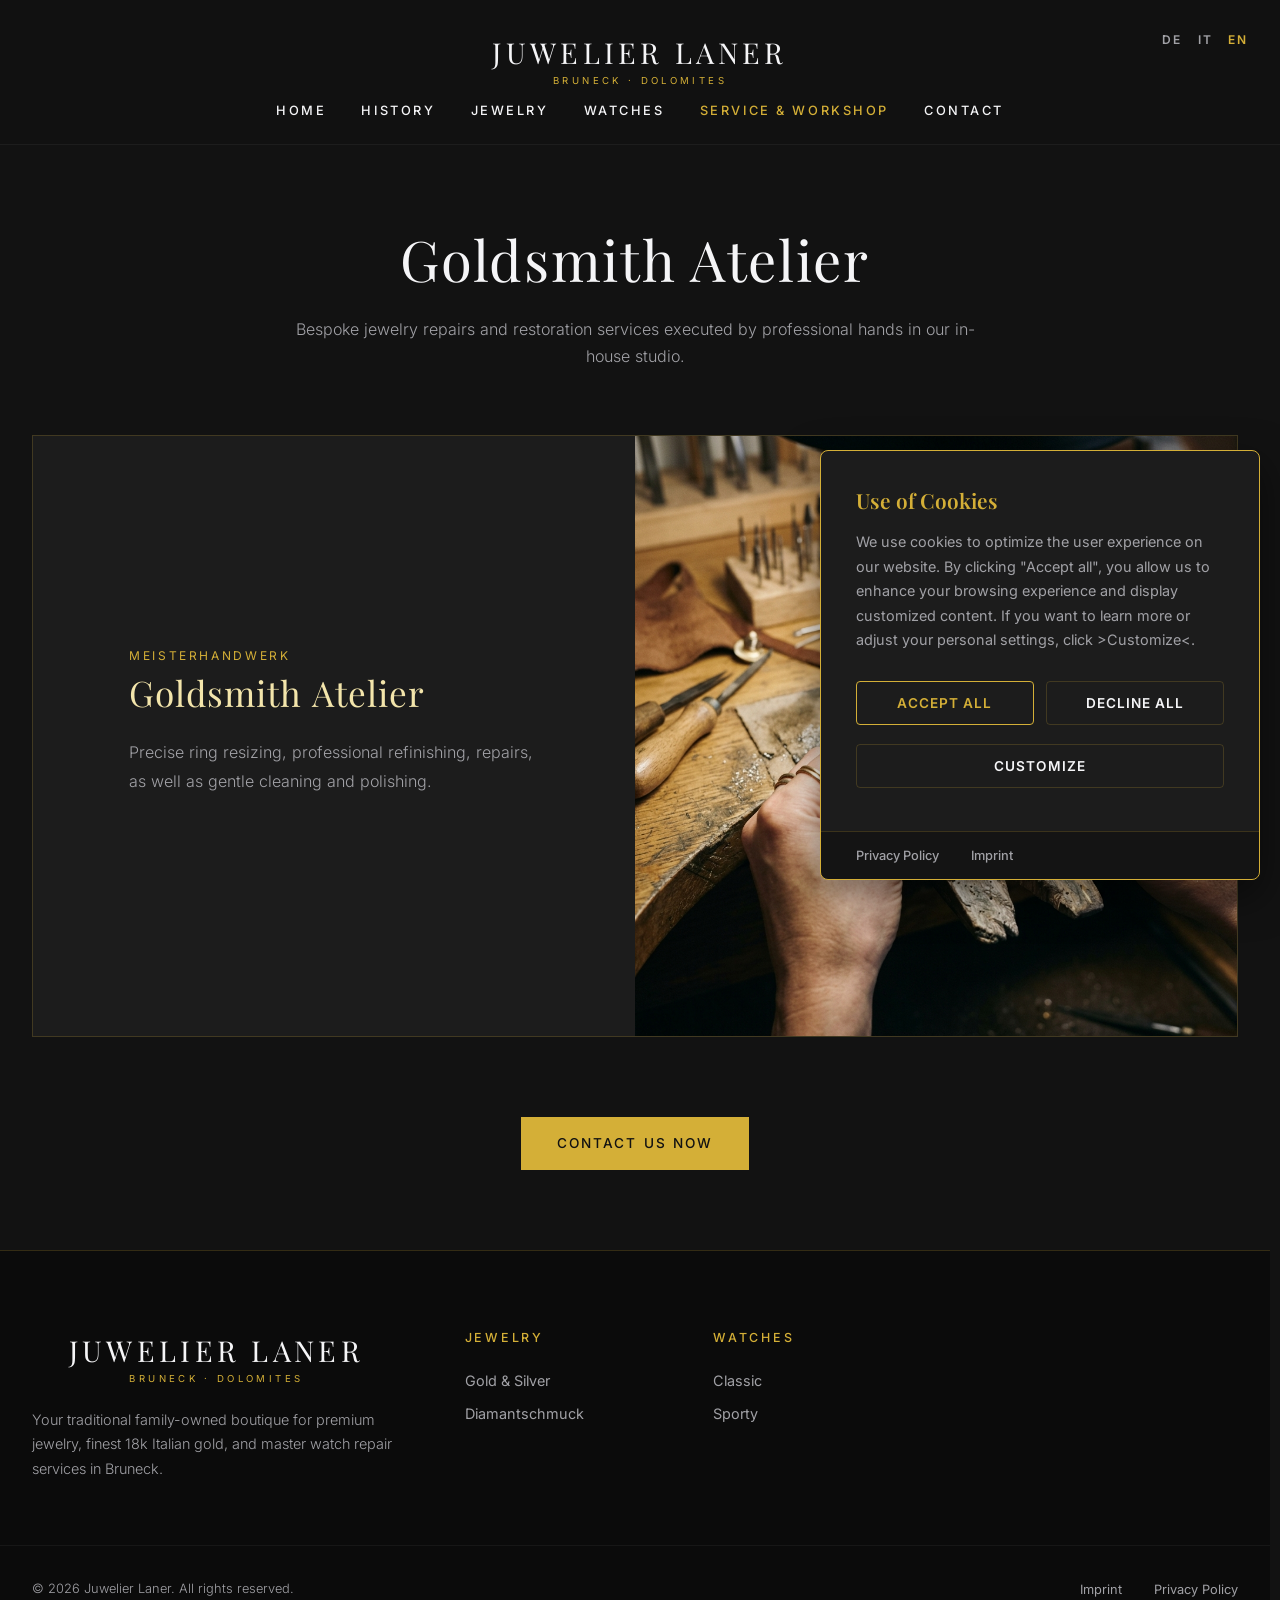
<file: service.html>
<!DOCTYPE html>
<html lang="de">
<head>
    <meta charset="UTF-8">
    <meta name="viewport" content="width=device-width, initial-scale=1.0, viewport-fit=cover">
    <title>Goldschmiede-Atelier | Meisterwerkstatt Juwelier Laner Bruneck</title>
    <meta name="description" content="Hauseigene Goldschmiede und Uhrmacherwerkstatt in Bruneck. Wir reparieren, gravieren und restaurieren Ihren wertvollen Schmuck und Ihre Luxusuhren.">
        <!-- Preload key typography assets to prevent layout shifts -->
    <link rel="preload" href="fonts/UcC73FwrK3iLTeHuS_nVMrMxCp50SjIa1ZL7.woff2" as="font" type="font/woff2" crossorigin>
    <link rel="preload" href="fonts/nuFiD-vYSZviVYUb_rj3ij__anPXDTzYgA.woff2" as="font" type="font/woff2" crossorigin>
    <link rel="stylesheet" href="css/fonts.css">
    <link rel="stylesheet" href="css/style.css">
    <link rel="icon" type="image/svg+xml" href="images/favicon.svg">
    <script>
        // Inline language detection to prevent Flash of Untranslated Content (FUTC)
        (function() {
            let lang = "de";
            try {
                const urlParams = new URLSearchParams(window.location.search);
                lang = urlParams.get('lang') || localStorage.getItem("laner-lang") || "de";
            } catch (e) {}
            if (lang !== "de") {
                document.documentElement.classList.add("lang-hiding");
            }
        })();
    </script>
</head>
<body>

    <!-- Header Navigation -->
    <header>
        <div class="container header-container">
            <a href="index.html" class="logo" id="header-logo">
                <span class="title">Juwelier Laner</span>
                <span class="subtitle" data-i18n="logo-subtitle">Bruneck · Dolomiten</span>
            </a>

            <!-- Mobile Hamburger Toggle -->
            <button class="mobile-nav-toggle" id="mobile-toggle" aria-label="Menu Toggle" aria-expanded="false" aria-controls="nav-links">
                <span></span>
                <span></span>
                <span></span>
            </button>

            <!-- Navigation Links -->
            <nav>
                <ul class="nav-links" id="nav-links">
                    <li><a href="index.html" data-i18n="nav-home">Home</a></li>
                    <li><a href="geschichte.html" data-i18n="nav-history">Geschichte</a></li>
                    <li><a href="schmuck.html" data-i18n="nav-schmuck">Schmuck & Kollektionen</a></li>
                    <li><a href="uhren.html" data-i18n="nav-uhren">Uhren</a></li>
                    <li><a href="service.html" class="active" data-i18n="nav-service">Service & Werkstatt</a></li>
                    <li><a href="kontakt.html" data-i18n="nav-kontakt">Kontakt</a></li>
                    
                </ul>
            </nav>

            <div class="nav-actions">
                <ul class="lang-switcher">
                    <li data-lang="de" class="active">DE</li>
                    <li data-lang="it">IT</li>
                    <li data-lang="en">EN</li>
                </ul>
            </div>
        </div>
    </header>

    <!-- Main Content -->
    <main style="margin-top: var(--header-height); padding: 5rem 0;">
        <div class="container">
            
            <div class="showroom-intro">
                <h1 data-i18n="service-title">Goldschmiede-Atelier</h1>
                <p data-i18n="service-text">Handwerk aus Leidenschaft. In unserer hauseigenen Werkstatt pflegen und reparieren wir Ihre wertvollen Schmuckstücke und Uhren mit äußerster Präzision.</p>
            </div>

            <!-- Service Section 1: Goldschmiede -->
            <section class="split-section" style="margin-bottom: 5rem; border: 1px solid var(--border-color); background-color: var(--bg-card);">
                <div class="split-content">
                    <span class="product-category" style="color: var(--gold); font-size: 0.75rem; text-transform: uppercase; letter-spacing: 0.22em; font-family: var(--font-body);">Meisterhandwerk</span>
                    <h2 data-i18n="repair-jewelry-title" style="font-family: var(--font-heading); font-size: 2.2rem; margin-top: 0.5rem; margin-bottom: 1.5rem; color: var(--gold-light);">Goldschmiede-Atelier</h2>
                    <p data-i18n="repair-jewelry-text" style="line-height: 1.8; color: var(--text-muted); font-size: 1rem;">
                        Präzise Ringgrößen-Anpassungen, fachgerechte Aufarbeitungen, Reparaturen sowie schonende Reinigung und Politur.
                    </p>
                </div>
                <div class="split-image">
                    <img src="images/goldsmith_atelier.png" alt="Handwerkliche Bearbeitung eines Rings im Goldschmiede-Atelier" loading="lazy" width="600" height="400">
                </div>
            </section>



            <!-- Centered Bottom CTA -->
            <div style="text-align: center; margin-top: 5rem;">
                <a href="kontakt.html" class="btn btn-primary" data-i18n="btn-book-now">Jetzt kontaktieren</a>
            </div>

        </div>
    </main>

    <!-- Footer -->
    <footer>
        <div class="container footer-grid">
            <div class="footer-brand">
                <a href="index.html" class="logo">
                    <span class="title">Juwelier Laner</span>
                    <span class="subtitle" data-i18n="logo-subtitle">Bruneck · Dolomiten</span>
                </a>
                <p data-i18n="footer-desc" style="margin-top: 1rem;">Ihr traditionsreiches Familienunternehmen für edlen Schmuck und feines italienisches Gold in Bruneck.</p>
            </div>
            
            <div class="footer-col">
                <h5 data-i18n="nav-schmuck">Schmuck</h5>
                <ul>
                    <li><a href="schmuck.html" data-i18n="opt-jewelry">Gold und Silber</a></li>
                    <li><a href="schmuck.html">Diamantschmuck</a></li>
                </ul>
            </div>

            <div class="footer-col">
                <h5 data-i18n="nav-uhren">Uhren</h5>
                <ul>
                    <li><a href="uhren.html" data-i18n="filter-classic">Klassisch</a></li>
                    <li><a href="uhren.html" data-i18n="filter-sport">Sportlich</a></li>
                    </ul>
            </div>

            </div>

        <div class="container footer-bottom">
            <p data-i18n="footer-rights">© 2026 Juwelier Laner. Alle Rechte vorbehalten.</p>
            <ul class="footer-bottom-links">
                <li><a href="impressum.html" data-i18n="footer-imprint">Impressum</a></li>
                <li><a href="datenschutz.html" data-i18n="footer-privacy">Datenschutz</a></li>
            </ul>
        </div>
    </footer>

    <!-- Scripts -->
    <script src="js/main.js"></script>
    <!-- Back to Top Button -->
    <button id="back-to-top" aria-label="Back to Top" class="back-to-top-btn">
        <svg xmlns="http://www.w3.org/2000/svg" width="20" height="20" viewBox="0 0 24 24" fill="none" stroke="currentColor" stroke-width="2" stroke-linecap="round" stroke-linejoin="round"><path d="m18 15-6-6-6 6"/></svg>
    </button>
</body>
</html>
</file>
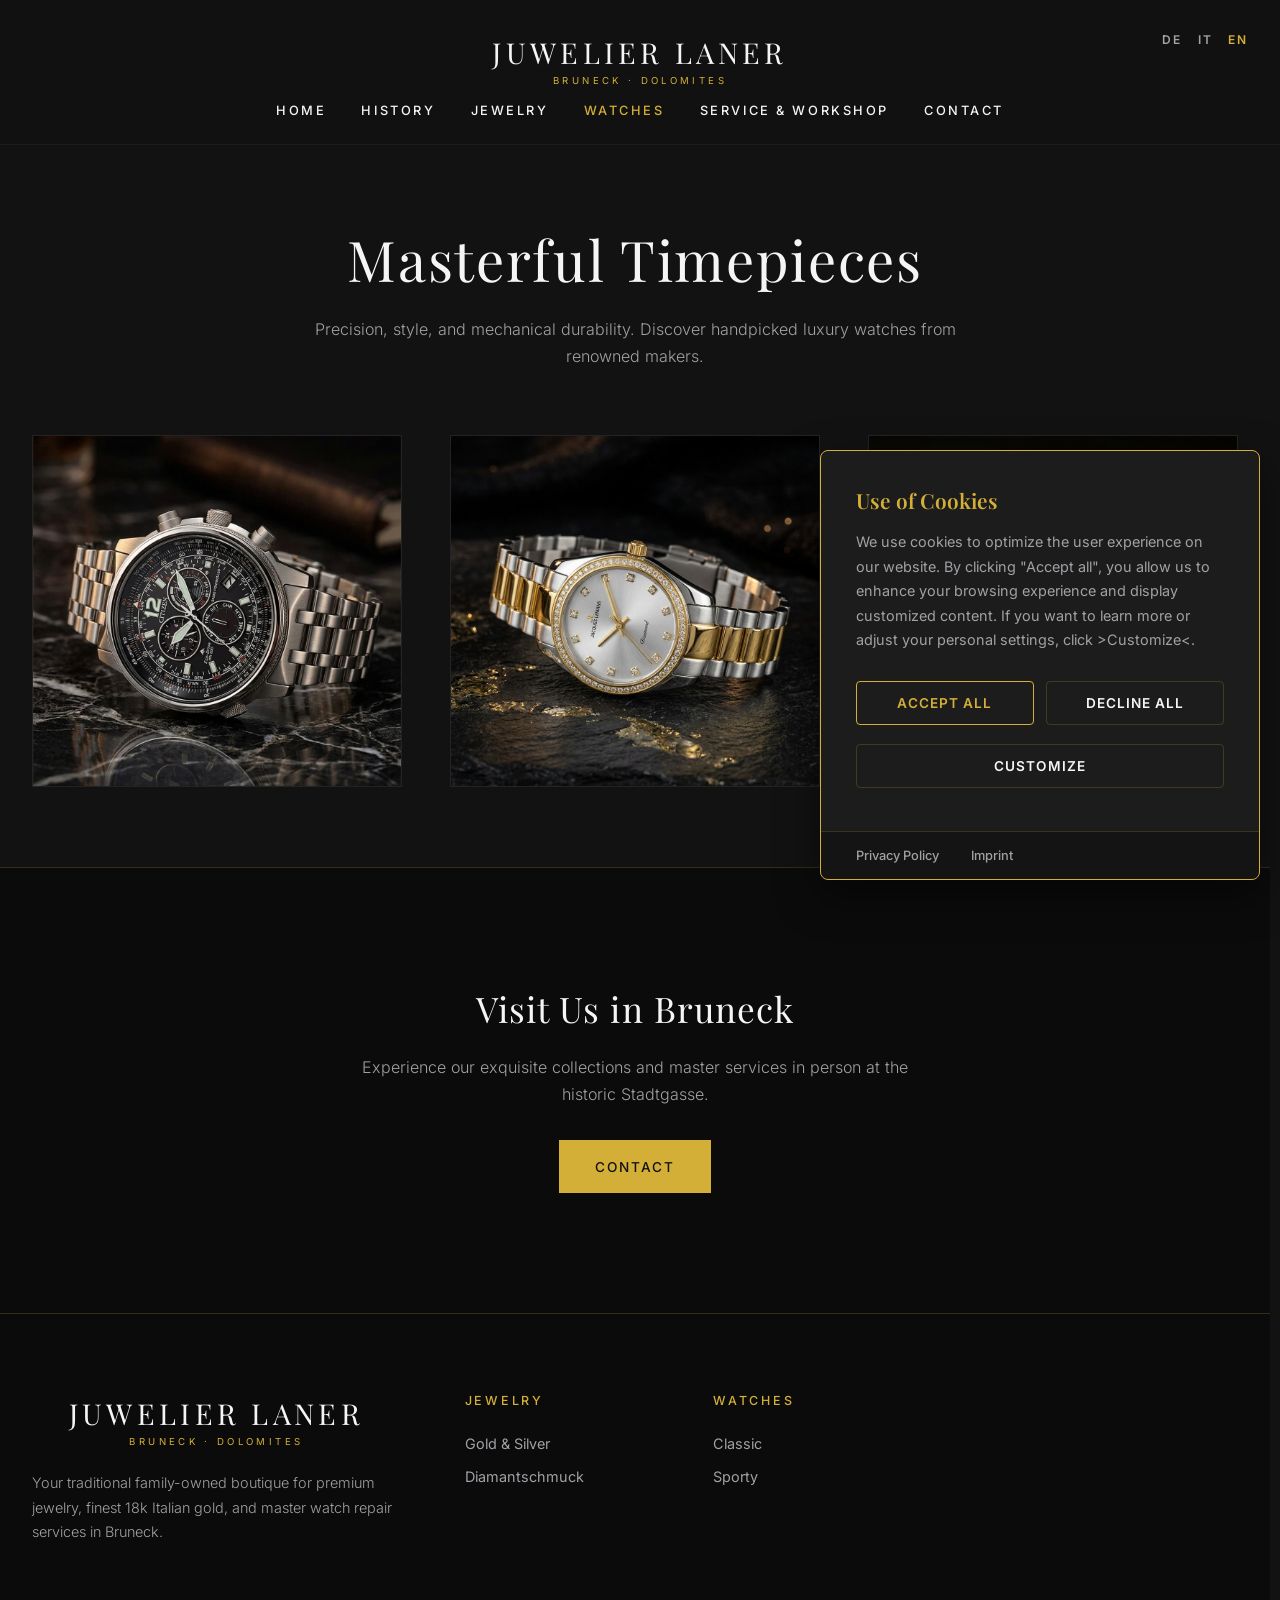
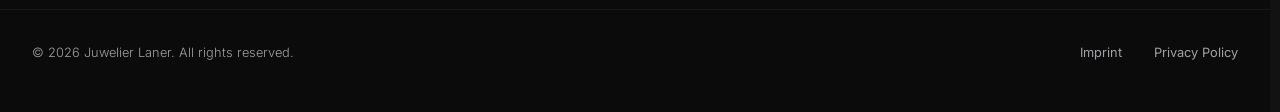
<file: uhren.html>
<!DOCTYPE html>
<html lang="de">
<head>
    <meta charset="UTF-8">
    <meta name="viewport" content="width=device-width, initial-scale=1.0, viewport-fit=cover">
    <title>Luxusuhren & Uhrmacher-Service | Juwelier Laner Bruneck</title>
    <meta name="description" content="Präzision, Tradition und mechanische Meisterschaft. Entdecken Sie exklusive Luxusuhren renommierter Manufakturen im Showroom von Juwelier Laner.">
        <!-- Preload key typography assets to prevent layout shifts -->
    <link rel="preload" href="fonts/UcC73FwrK3iLTeHuS_nVMrMxCp50SjIa1ZL7.woff2" as="font" type="font/woff2" crossorigin>
    <link rel="preload" href="fonts/nuFiD-vYSZviVYUb_rj3ij__anPXDTzYgA.woff2" as="font" type="font/woff2" crossorigin>
    <link rel="stylesheet" href="css/fonts.css">
    <link rel="stylesheet" href="css/style.css">
    <link rel="icon" type="image/svg+xml" href="images/favicon.svg">
    <script>
        // Inline language detection to prevent Flash of Untranslated Content (FUTC)
        (function() {
            let lang = "de";
            try {
                const urlParams = new URLSearchParams(window.location.search);
                lang = urlParams.get('lang') || localStorage.getItem("laner-lang") || "de";
            } catch (e) {}
            if (lang !== "de") {
                document.documentElement.classList.add("lang-hiding");
            }
        })();
    </script>
</head>
<body>

    <!-- Header Navigation -->
    <header>
        <div class="container header-container">
            <a href="index.html" class="logo" id="header-logo">
                <span class="title">Juwelier Laner</span>
                <span class="subtitle" data-i18n="logo-subtitle">Bruneck · Dolomiten</span>
            </a>

            <!-- Mobile Hamburger Toggle -->
            <button class="mobile-nav-toggle" id="mobile-toggle" aria-label="Menu Toggle" aria-expanded="false" aria-controls="nav-links">
                <span></span>
                <span></span>
                <span></span>
            </button>

            <!-- Navigation Links -->
            <nav>
                <ul class="nav-links" id="nav-links">
                    <li><a href="index.html" data-i18n="nav-home">Home</a></li>
                    <li><a href="geschichte.html" data-i18n="nav-history">Geschichte</a></li>
                    <li><a href="schmuck.html" data-i18n="nav-schmuck">Schmuck & Kollektionen</a></li>
                    <li><a href="uhren.html" class="active" data-i18n="nav-uhren">Uhren</a></li>
                    <li><a href="service.html" data-i18n="nav-service">Service & Werkstatt</a></li>
                    <li><a href="kontakt.html" data-i18n="nav-kontakt">Kontakt</a></li>
                    
                </ul>
            </nav>

            <div class="nav-actions">
                <ul class="lang-switcher">
                    <li data-lang="de" class="active">DE</li>
                    <li data-lang="it">IT</li>
                    <li data-lang="en">EN</li>
                </ul>
            </div>
        </div>
    </header>

    <!-- Main Content -->
    <main style="margin-top: var(--header-height); padding: 5rem 0;">
        <div class="container">
            
            <div class="showroom-intro">
                <h1 data-i18n="showroom-watches-title">Meisterhafte Zeitmesser</h1>
                <p data-i18n="showroom-watches-text">Präzision, Stil und zeitlose Mechanik. Entdecken Sie handverlesene Premium-Uhren renommierter Marken.</p>
            </div>

            <!-- Filter Bar -->
            <div class="filter-bar">
                <button class="filter-btn active" data-filter="all" data-i18n="filter-watches-all">Alle Modelle</button>
                <button class="filter-btn" data-filter="classic" data-i18n="filter-classic">Klassisch</button>
                <button class="filter-btn" data-filter="sport" data-i18n="filter-sport">Sportlich</button>
                <button class="filter-btn" data-filter="gold-watches" data-i18n="filter-gold-watches">Edelmetall</button>
            </div>

            <!-- Showroom Grid -->
            <div class="showroom-grid">
                


                <!-- Watch 3 -->
                <div class="product-card" data-category="sport">
                    <div class="product-img">
                        <img src="images/luxury_chrono.png" alt="Sportlicher Chronograph aus Edelstahl" loading="lazy" width="600" height="400">
                    </div>
                    <div class="product-info">
                        <span class="product-category" data-i18n="filter-sport">Sportlich</span>
                        <h3 class="product-title" data-i18n="prod-6-title">Skyhawk Chronograph</h3>
                        <p class="product-desc" data-i18n="prod-6-desc">Präziser, funkgesteuerter Fliegerchronograph aus Edelstahl.</p>
                        <div class="product-meta">
                            <span class="product-price" data-i18n="prod-price-request">Auf Anfrage</span>
                            <a href="kontakt.html" class="product-cta" data-i18n="btn-inquire">Details anfragen</a>
                        </div>
                    </div>
                </div>

                <!-- Watch 4 -->
                <div class="product-card" data-category="gold-watches">
                    <div class="product-img">
                        <img src="images/luxury_diamond_watch.png" alt="Elegante Bicolor-Damenuhr mit Diamantbesatz" loading="lazy" width="600" height="400">
                    </div>
                    <div class="product-info">
                        <span class="product-category" data-i18n="filter-gold-watches">Edelmetall</span>
                        <h3 class="product-title" data-i18n="prod-7-title">Diamond Bicolor</h3>
                        <p class="product-desc" data-i18n="prod-7-desc">Elegante Damenuhr mit Diamantlünette und zweifarbigem Edelstahl-Gliederband.</p>
                        <div class="product-meta">
                            <span class="product-price" data-i18n="prod-price-request">Auf Anfrage</span>
                            <a href="kontakt.html" class="product-cta" data-i18n="btn-inquire">Details anfragen</a>
                        </div>
                    </div>
                </div>

                <!-- Watch 5 -->
                <div class="product-card" data-category="classic">
                    <div class="product-img">
                        <img src="images/luxury_skeleton_watch.png" alt="Mechanische Skelettuhr aus Gold mit Lederband" loading="lazy" width="600" height="400">
                    </div>
                    <div class="product-info">
                        <span class="product-category" data-i18n="filter-classic">Klassisch</span>
                        <h3 class="product-title" data-i18n="prod-8-title">Skeleton Automatic</h3>
                        <p class="product-desc" data-i18n="prod-8-desc">Automatisches mechanisches Uhrwerk in filigranem Skelett-Design mit massivem Goldgehäuse.</p>
                        <div class="product-meta">
                            <span class="product-price" data-i18n="prod-price-request">Auf Anfrage</span>
                            <a href="kontakt.html" class="product-cta" data-i18n="btn-inquire">Details anfragen</a>
                        </div>
                    </div>
                </div>

            </div>

        </div>
    </main>

    <!-- Bottom CTA Banner -->
    <section class="section-padding" style="border-top: 1px solid var(--border-color); text-align: center; background-color: #0b0b0b;">
        <div class="container" style="max-width: 800px;">
            <h2 data-i18n="bottom-cta-title">Besuchen Sie uns in Bruneck</h2>
            <p data-i18n="bottom-cta-text" style="margin-bottom: 2rem; max-width: 600px; margin-left: auto; margin-right: auto; color: var(--text-muted);">Erleben Sie unsere erlesenen Kollektionen und unseren meisterhaften Service persönlich in der historischen Stadtgasse.</p>
            <a href="kontakt.html" class="btn btn-primary" data-i18n="nav-kontakt">Kontakt</a>
        </div>
    </section>

    <!-- Footer -->
    <footer>
        <div class="container footer-grid">
            <div class="footer-brand">
                <a href="index.html" class="logo">
                    <span class="title">Juwelier Laner</span>
                    <span class="subtitle" data-i18n="logo-subtitle">Bruneck · Dolomiten</span>
                </a>
                <p data-i18n="footer-desc" style="margin-top: 1rem;">Ihr traditionsreiches Familienunternehmen für edlen Schmuck und feines italienisches Gold in Bruneck.</p>
            </div>
            
            <div class="footer-col">
                <h5 data-i18n="nav-schmuck">Schmuck</h5>
                <ul>
                    <li><a href="schmuck.html" data-i18n="opt-jewelry">Gold und Silber</a></li>
                    <li><a href="schmuck.html">Diamantschmuck</a></li>
                </ul>
            </div>

            <div class="footer-col">
                <h5 data-i18n="nav-uhren">Uhren</h5>
                <ul>
                    <li><a href="uhren.html" data-i18n="filter-classic">Klassisch</a></li>
                    <li><a href="uhren.html" data-i18n="filter-sport">Sportlich</a></li>
                    </ul>
            </div>

            </div>

        <div class="container footer-bottom">
            <p data-i18n="footer-rights">© 2026 Juwelier Laner. Alle Rechte vorbehalten.</p>
            <ul class="footer-bottom-links">
                <li><a href="impressum.html" data-i18n="footer-imprint">Impressum</a></li>
                <li><a href="datenschutz.html" data-i18n="footer-privacy">Datenschutz</a></li>
            </ul>
        </div>
    </footer>

    <!-- Scripts -->
    <script src="js/main.js"></script>
    <!-- Back to Top Button -->
    <button id="back-to-top" aria-label="Back to Top" class="back-to-top-btn">
        <svg xmlns="http://www.w3.org/2000/svg" width="20" height="20" viewBox="0 0 24 24" fill="none" stroke="currentColor" stroke-width="2" stroke-linecap="round" stroke-linejoin="round"><path d="m18 15-6-6-6 6"/></svg>
    </button>
</body>
</html>
</file>
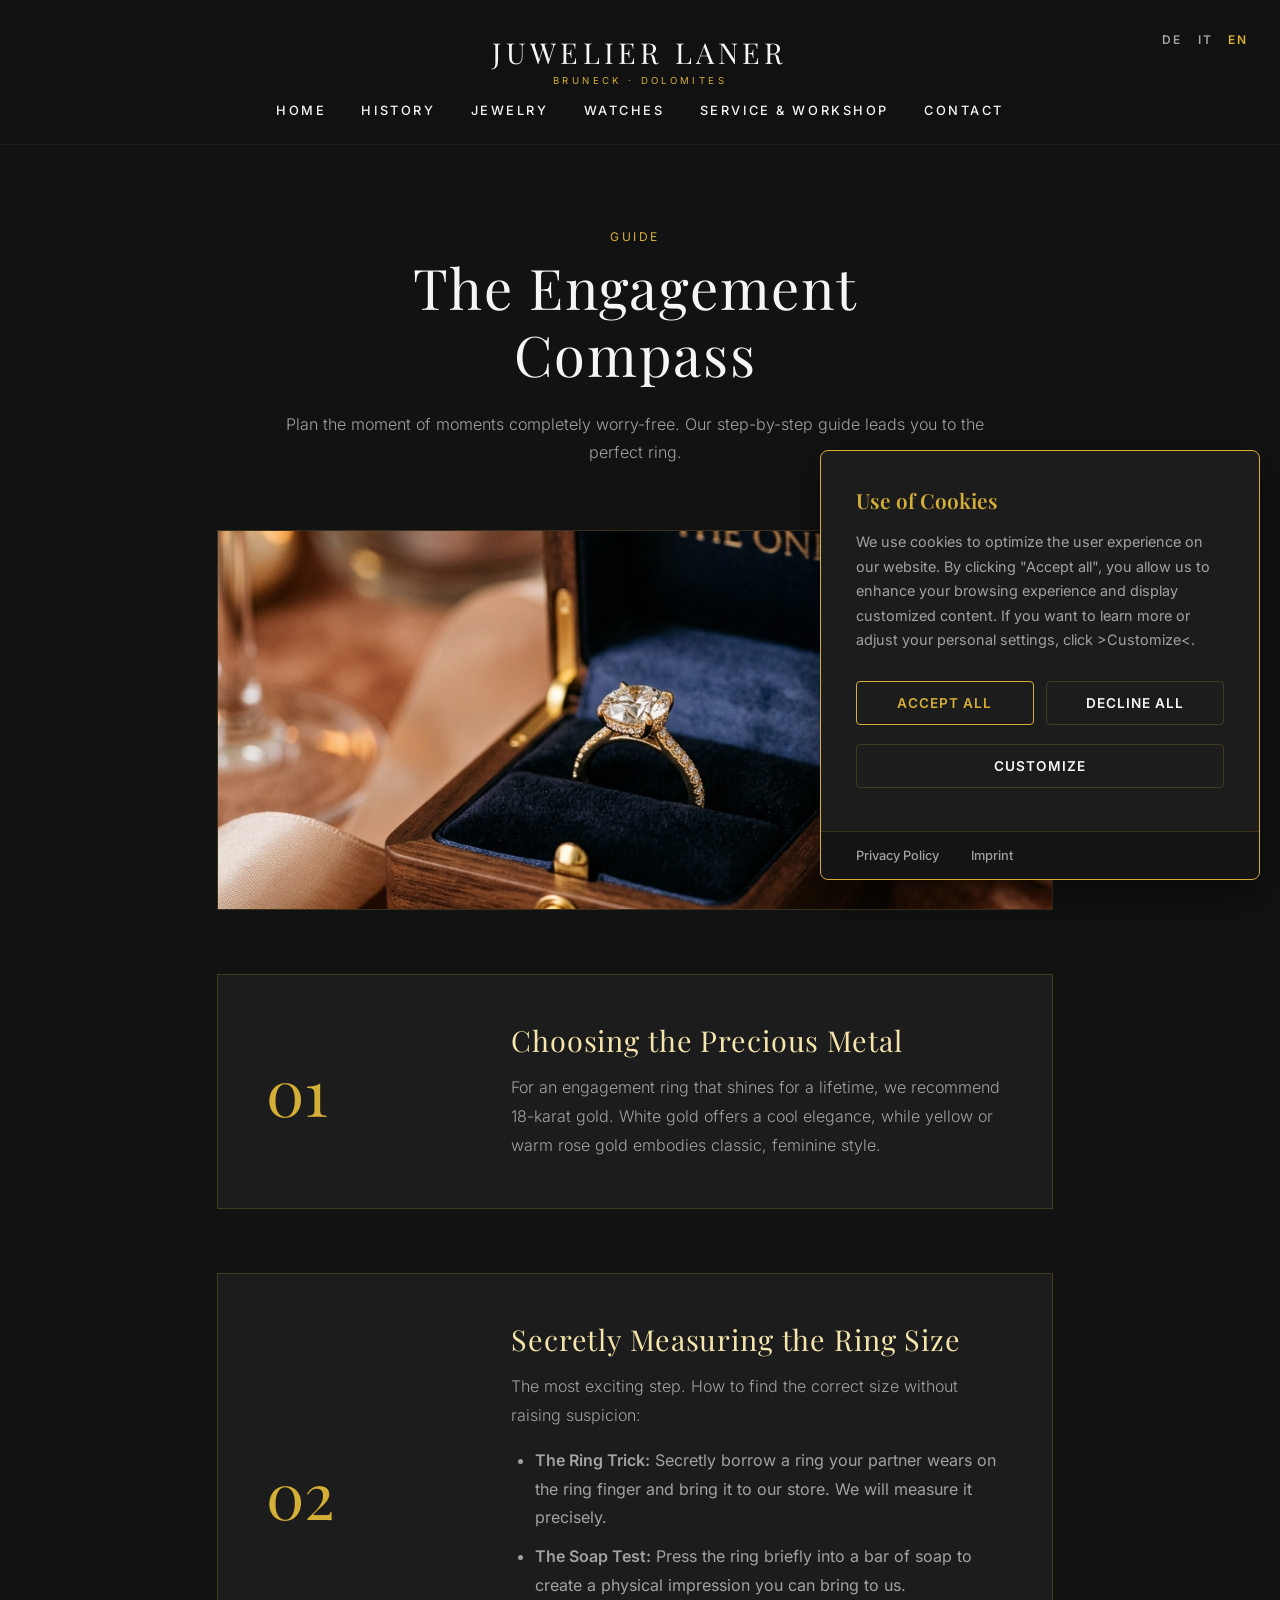
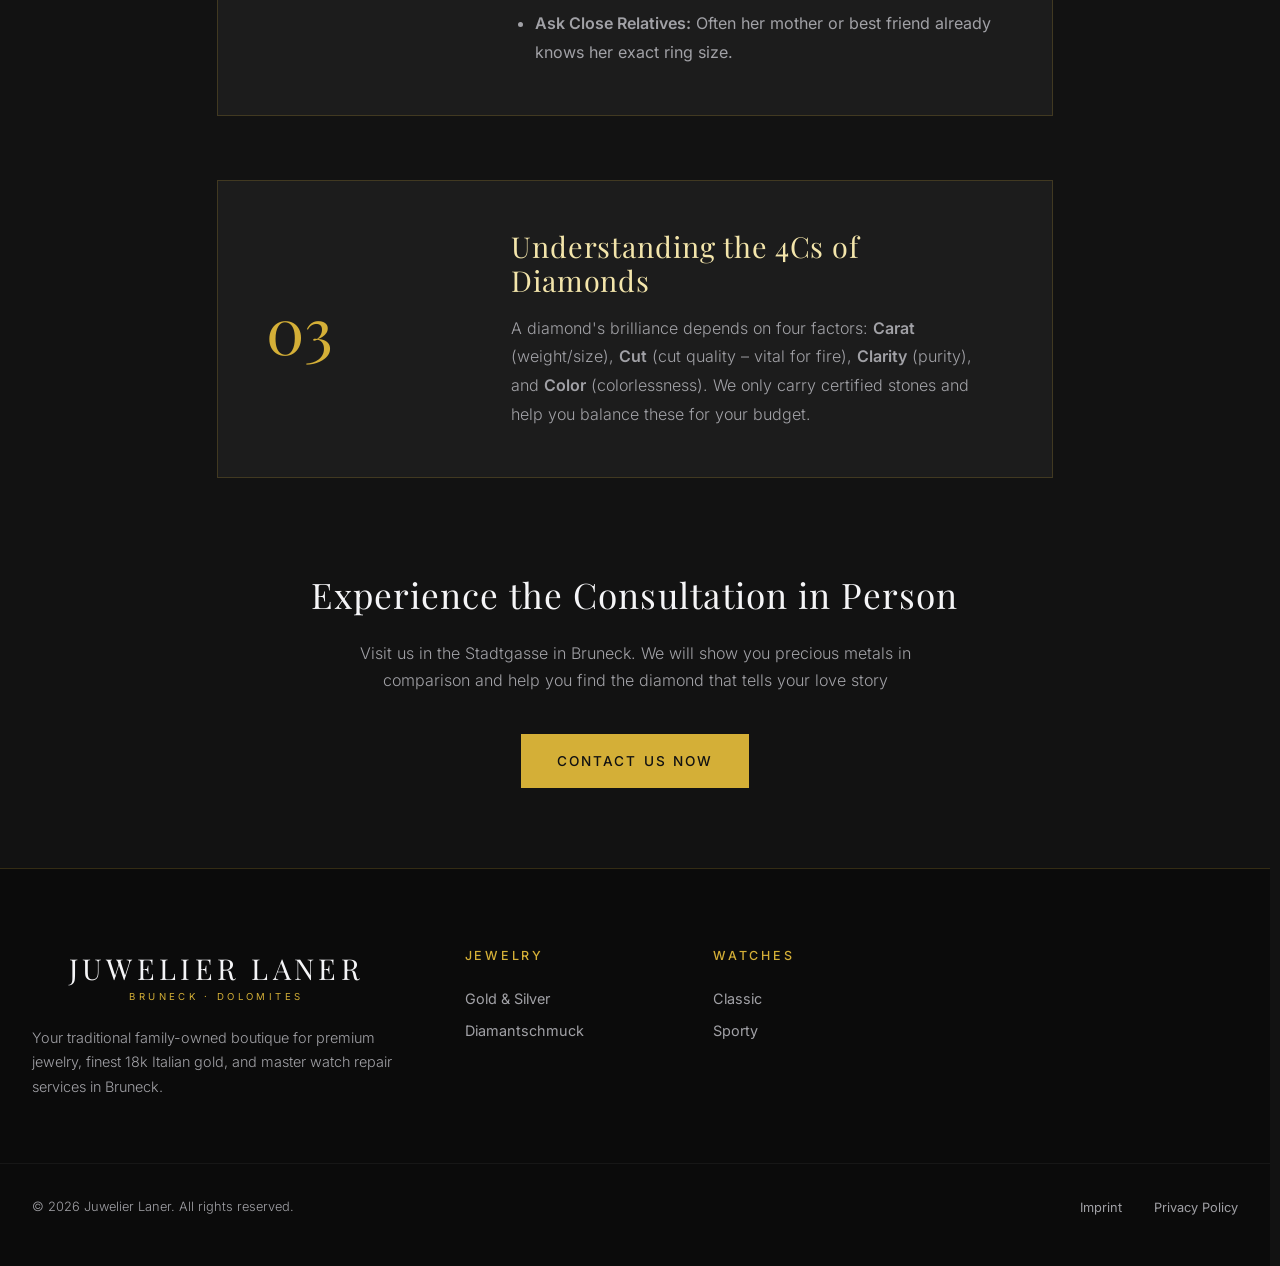
<file: verlobung.html>
<!DOCTYPE html>
<html lang="de">
<head>
    <meta charset="UTF-8">
    <meta name="viewport" content="width=device-width, initial-scale=1.0, viewport-fit=cover">
    <title>Der Verlobungs-Kompass | Juwelier Laner Bruneck</title>
    <meta name="description" content="Ihr Ratgeber für den perfekten Heiratsantrag. Ringgröße heimlich messen, Materialwahl und das risikofreie Laner-Passversprechen in Bruneck.">
        <!-- Preload key typography assets to prevent layout shifts -->
    <link rel="preload" href="fonts/UcC73FwrK3iLTeHuS_nVMrMxCp50SjIa1ZL7.woff2" as="font" type="font/woff2" crossorigin>
    <link rel="preload" href="fonts/nuFiD-vYSZviVYUb_rj3ij__anPXDTzYgA.woff2" as="font" type="font/woff2" crossorigin>
    <link rel="stylesheet" href="css/fonts.css">
    <link rel="stylesheet" href="css/style.css">
    <style>
        .guide-steps {
            display: flex;
            flex-direction: column;
            gap: 4rem;
            margin-top: 4rem;
        }
        .step-card {
            display: grid;
            grid-template-columns: 1fr 2.5fr;
            gap: 3rem;
            background-color: var(--bg-card);
            border: 1px solid var(--border-color);
            padding: 3rem;
            align-items: center;
        }
        @media (max-width: 768px) {
            .step-card {
                grid-template-columns: 1fr;
                gap: 1.5rem;
                padding: 2rem;
            }
        }
        .step-number {
            font-family: var(--font-heading);
            font-size: 4rem;
            color: var(--gold);
            line-height: 1;
        }
        .step-title {
            font-family: var(--font-heading);
            font-size: 1.8rem;
            margin-bottom: 1rem;
            color: var(--gold-light);
        }
        .step-text {
            line-height: 1.8;
            color: var(--text-muted);
        }
        .size-chart-table {
            width: 100%;
            border-collapse: collapse;
            margin-top: 1.5rem;
            font-size: 0.9rem;
        }
        .size-chart-table th, .size-chart-table td {
            border: 1px solid var(--border-color);
            padding: 0.8rem;
            text-align: center;
        }
        .size-chart-table th {
            background-color: rgba(255,255,255,0.02);
            color: var(--gold);
            font-weight: 500;
        }
    </style>
    <link rel="icon" type="image/svg+xml" href="images/favicon.svg">
    <script>
        // Inline language detection to prevent Flash of Untranslated Content (FUTC)
        (function() {
            let lang = "de";
            try {
                const urlParams = new URLSearchParams(window.location.search);
                lang = urlParams.get('lang') || localStorage.getItem("laner-lang") || "de";
            } catch (e) {}
            if (lang !== "de") {
                document.documentElement.classList.add("lang-hiding");
            }
        })();
    </script>
</head>
<body>

    <!-- Header Navigation -->
    <header>
        <div class="container header-container">
            <a href="index.html" class="logo" id="header-logo">
                <span class="title">Juwelier Laner</span>
                <span class="subtitle" data-i18n="logo-subtitle">Bruneck · Dolomiten</span>
            </a>

            <!-- Mobile Hamburger Toggle -->
            <button class="mobile-nav-toggle" id="mobile-toggle" aria-label="Menu Toggle" aria-expanded="false" aria-controls="nav-links">
                <span></span>
                <span></span>
                <span></span>
            </button>

            <!-- Navigation Links -->
            <nav>
                <ul class="nav-links" id="nav-links">
                    <li><a href="index.html" data-i18n="nav-home">Home</a></li>
                    <li><a href="geschichte.html" data-i18n="nav-history">Geschichte</a></li>
                    <li><a href="schmuck.html" data-i18n="nav-schmuck">Schmuck & Kollektionen</a></li>
                    <li><a href="uhren.html" data-i18n="nav-uhren">Uhren</a></li>
                    <li><a href="service.html" data-i18n="nav-service">Service & Werkstatt</a></li>
                    <li><a href="kontakt.html" data-i18n="nav-kontakt">Kontakt</a></li>
                </ul>
            </nav>

            <div class="nav-actions">
                <ul class="lang-switcher">
                    <li data-lang="de" class="active">DE</li>
                    <li data-lang="it">IT</li>
                    <li data-lang="en">EN</li>
                </ul>
            </div>
        </div>
    </header>

    <!-- Main Content -->
    <main style="margin-top: var(--header-height); padding: 5rem 0;">
        <div class="container" style="max-width: 900px;">
            
            <div class="showroom-intro">
                <span class="product-category" style="color: var(--gold); font-size: 0.75rem; text-transform: uppercase; letter-spacing: 0.22em; font-family: var(--font-body);" data-i18n="verlobung-badge">Ratgeber</span>
                <h1 data-i18n="guide-title" style="margin-top: 0.5rem;">Der Verlobungs-Kompass</h1>
                <p data-i18n="guide-intro">Planen Sie den Moment aller Momente völlig sorgenfrei. Mit unserem Leitfaden führen wir Sie stufenweise zum perfekten Ring.</p>
            </div>

            <div class="guide-hero-image" style="margin-bottom: 4rem; border: 1px solid var(--border-color); overflow: hidden; height: 380px; position: relative;">
                <img src="images/engagement_ring_guide.png" alt="Exklusiver Diamant-Verlobungsring in einer edlen Box aus Holz und Samt" style="width: 100%; height: 100%; object-fit: cover; object-position: center;" loading="lazy" width="600" height="400">
            </div>

            <div class="guide-steps">
                
                <!-- Step 1 -->
                <div class="step-card">
                    <div class="step-number">01</div>
                    <div>
                        <h2 class="step-title" data-i18n="step-1-title">Die Wahl des Edelmetalls</h2>
                        <p class="step-text" data-i18n="step-1-text">
                            Für einen Verlobungsring, der ein Leben lang glänzt, empfehlen wir 18-karätiges Gold. Weißgold bietet eine kühle Eleganz, während Gelbgold oder warmes Roségold klassischen und femininen Stil verkörpern.
                        </p>
                    </div>
                </div>

                <!-- Step 2 -->
                <div class="step-card">
                    <div class="step-number">02</div>
                    <div>
                        <h2 class="step-title" data-i18n="step-2-title">Die Ringgröße heimlich messen</h2>
                        <p class="step-text" data-i18n="step-2-text">
                            Der wohl spannendste Schritt. So ermitteln Sie die Größe, ohne Verdacht zu schöpfen:
                        </p>
                        <ul class="step-text" style="margin-top: 1rem; padding-left: 1.5rem; display: flex; flex-direction: column; gap: 0.6rem;">
                            <li data-i18n="size-trick-1"><strong>Der Ring-Trick:</strong> Entwenden Sie heimlich einen gut passenden Ring Ihrer Partnerin (am besten einen, der am Ringfinger getragen wird) und bringen Sie diesen zu uns ins Geschäft. Wir messen ihn exakt aus.</li>
                            <li data-i18n="size-trick-2"><strong>Der Seifentest:</strong> Drücken Sie den Ring heimlich kurz in ein Stück feste Seife, um einen Abdruck zu erstellen, den Sie uns zeigen können.</li>
                            <li data-i18n="size-trick-3"><strong>Freunde fragen:</strong> Manchmal wissen die beste Freundin oder die Mutter bereits die exakte Größe.</li>
                        </ul>
                    </div>
                </div>

                <!-- Step 3 -->
                <div class="step-card">
                    <div class="step-number">03</div>
                    <div>
                        <h2 class="step-title" data-i18n="step-3-title">Die 4Cs des Diamanten verstehen</h2>
                        <p class="step-text" data-i18n="step-3-text">
                            Ein Diamant funkelt durch die Kombination aus vier Faktoren: <strong>Carat</strong> (Gewicht/Größe), <strong>Cut</strong> (Schliffqualität – entscheidend für das Feuer), <strong>Clarity</strong> (Reinheit) und <strong>Color</strong> (Farblosigkeit). Wir führen ausschließlich zertifizierte Steine und helfen Ihnen, die perfekte Balance für Ihr Budget zu finden.
                        </p>
                    </div>
                </div>



            </div>



            <!-- Bottom Call to action -->
            <div style="text-align: center; margin-top: 6rem;">
                <h2 data-i18n="guide-cta-title" style="font-family: var(--font-heading); font-size: 2.2rem; margin-bottom: 1.5rem;">Erleben Sie die Beratung vor Ort</h2>
                <p data-i18n="guide-cta-text" style="color: var(--text-muted); margin-bottom: 2.5rem; max-width: 600px; margin-left: auto; margin-right: auto;">
                    Besuchen Sie uns in der Stadtgasse in Bruneck. Wir zeigen Ihnen die Edelmetalle im Vergleich und finden gemeinsam den Stein, der Ihre Liebesgeschichte erzählt.
                </p>
                <a href="kontakt.html" class="btn btn-primary" data-i18n="btn-book-now">Jetzt kontaktieren</a>
            </div>

        </div>
    </main>

    <!-- Footer -->
    <footer>
        <div class="container footer-grid">
            <div class="footer-brand">
                <a href="index.html" class="logo">
                    <span class="title">Juwelier Laner</span>
                    <span class="subtitle" data-i18n="logo-subtitle">Bruneck · Dolomiten</span>
                </a>
                <p data-i18n="footer-desc" style="margin-top: 1rem;">Ihr traditionsreiches Familienunternehmen für edlen Schmuck und feines italienisches Gold in Bruneck.</p>
            </div>
            
            <div class="footer-col">
                <h5 data-i18n="nav-schmuck">Schmuck</h5>
                <ul>
                    <li><a href="schmuck.html" data-i18n="opt-jewelry">Gold und Silber</a></li>
                    <li><a href="schmuck.html">Diamantschmuck</a></li>
                </ul>
            </div>

            <div class="footer-col">
                <h5 data-i18n="nav-uhren">Uhren</h5>
                <ul>
                    <li><a href="uhren.html" data-i18n="filter-classic">Klassisch</a></li>
                    <li><a href="uhren.html" data-i18n="filter-sport">Sportlich</a></li>
                    </ul>
            </div>
        </div>

        <div class="container footer-bottom">
            <p data-i18n="footer-rights">© 2026 Juwelier Laner. Alle Rechte vorbehalten.</p>
            <ul class="footer-bottom-links">
                <li><a href="impressum.html" data-i18n="footer-imprint">Impressum</a></li>
                <li><a href="datenschutz.html" data-i18n="footer-privacy">Datenschutz</a></li>
            </ul>
        </div>
    </footer>

    <!-- Scripts -->
    <script src="js/main.js"></script>
    <!-- Back to Top Button -->
    <button id="back-to-top" aria-label="Back to Top" class="back-to-top-btn">
        <svg xmlns="http://www.w3.org/2000/svg" width="20" height="20" viewBox="0 0 24 24" fill="none" stroke="currentColor" stroke-width="2" stroke-linecap="round" stroke-linejoin="round"><path d="m18 15-6-6-6 6"/></svg>
    </button>
</body>
</html>
</file>
<file: css/fonts.css>
﻿/* cyrillic-ext */
@font-face {
  font-family: 'Inter';
  font-style: normal;
  font-weight: 300;
  font-display: block;
  src: url(../fonts/UcC73FwrK3iLTeHuS_nVMrMxCp50SjIa2JL7SUc.woff2) format('woff2');
  unicode-range: U+0460-052F, U+1C80-1C8A, U+20B4, U+2DE0-2DFF, U+A640-A69F, U+FE2E-FE2F;
}
/* cyrillic */
@font-face {
  font-family: 'Inter';
  font-style: normal;
  font-weight: 300;
  font-display: block;
  src: url(../fonts/UcC73FwrK3iLTeHuS_nVMrMxCp50SjIa0ZL7SUc.woff2) format('woff2');
  unicode-range: U+0301, U+0400-045F, U+0490-0491, U+04B0-04B1, U+2116;
}
/* greek-ext */
@font-face {
  font-family: 'Inter';
  font-style: normal;
  font-weight: 300;
  font-display: block;
  src: url(../fonts/UcC73FwrK3iLTeHuS_nVMrMxCp50SjIa2ZL7SUc.woff2) format('woff2');
  unicode-range: U+1F00-1FFF;
}
/* greek */
@font-face {
  font-family: 'Inter';
  font-style: normal;
  font-weight: 300;
  font-display: block;
  src: url(../fonts/UcC73FwrK3iLTeHuS_nVMrMxCp50SjIa1pL7SUc.woff2) format('woff2');
  unicode-range: U+0370-0377, U+037A-037F, U+0384-038A, U+038C, U+038E-03A1, U+03A3-03FF;
}
/* vietnamese */
@font-face {
  font-family: 'Inter';
  font-style: normal;
  font-weight: 300;
  font-display: block;
  src: url(../fonts/UcC73FwrK3iLTeHuS_nVMrMxCp50SjIa2pL7SUc.woff2) format('woff2');
  unicode-range: U+0102-0103, U+0110-0111, U+0128-0129, U+0168-0169, U+01A0-01A1, U+01AF-01B0, U+0300-0301, U+0303-0304, U+0308-0309, U+0323, U+0329, U+1EA0-1EF9, U+20AB;
}
/* latin-ext */
@font-face {
  font-family: 'Inter';
  font-style: normal;
  font-weight: 300;
  font-display: block;
  src: url(../fonts/UcC73FwrK3iLTeHuS_nVMrMxCp50SjIa25L7SUc.woff2) format('woff2');
  unicode-range: U+0100-02BA, U+02BD-02C5, U+02C7-02CC, U+02CE-02D7, U+02DD-02FF, U+0304, U+0308, U+0329, U+1D00-1DBF, U+1E00-1E9F, U+1EF2-1EFF, U+2020, U+20A0-20AB, U+20AD-20C0, U+2113, U+2C60-2C7F, U+A720-A7FF;
}
/* latin */
@font-face {
  font-family: 'Inter';
  font-style: normal;
  font-weight: 300;
  font-display: block;
  src: url(../fonts/UcC73FwrK3iLTeHuS_nVMrMxCp50SjIa1ZL7.woff2) format('woff2');
  unicode-range: U+0000-00FF, U+0131, U+0152-0153, U+02BB-02BC, U+02C6, U+02DA, U+02DC, U+0304, U+0308, U+0329, U+2000-206F, U+20AC, U+2122, U+2191, U+2193, U+2212, U+2215, U+FEFF, U+FFFD;
}
/* cyrillic-ext */
@font-face {
  font-family: 'Inter';
  font-style: normal;
  font-weight: 400;
  font-display: block;
  src: url(../fonts/UcC73FwrK3iLTeHuS_nVMrMxCp50SjIa2JL7SUc.woff2) format('woff2');
  unicode-range: U+0460-052F, U+1C80-1C8A, U+20B4, U+2DE0-2DFF, U+A640-A69F, U+FE2E-FE2F;
}
/* cyrillic */
@font-face {
  font-family: 'Inter';
  font-style: normal;
  font-weight: 400;
  font-display: block;
  src: url(../fonts/UcC73FwrK3iLTeHuS_nVMrMxCp50SjIa0ZL7SUc.woff2) format('woff2');
  unicode-range: U+0301, U+0400-045F, U+0490-0491, U+04B0-04B1, U+2116;
}
/* greek-ext */
@font-face {
  font-family: 'Inter';
  font-style: normal;
  font-weight: 400;
  font-display: block;
  src: url(../fonts/UcC73FwrK3iLTeHuS_nVMrMxCp50SjIa2ZL7SUc.woff2) format('woff2');
  unicode-range: U+1F00-1FFF;
}
/* greek */
@font-face {
  font-family: 'Inter';
  font-style: normal;
  font-weight: 400;
  font-display: block;
  src: url(../fonts/UcC73FwrK3iLTeHuS_nVMrMxCp50SjIa1pL7SUc.woff2) format('woff2');
  unicode-range: U+0370-0377, U+037A-037F, U+0384-038A, U+038C, U+038E-03A1, U+03A3-03FF;
}
/* vietnamese */
@font-face {
  font-family: 'Inter';
  font-style: normal;
  font-weight: 400;
  font-display: block;
  src: url(../fonts/UcC73FwrK3iLTeHuS_nVMrMxCp50SjIa2pL7SUc.woff2) format('woff2');
  unicode-range: U+0102-0103, U+0110-0111, U+0128-0129, U+0168-0169, U+01A0-01A1, U+01AF-01B0, U+0300-0301, U+0303-0304, U+0308-0309, U+0323, U+0329, U+1EA0-1EF9, U+20AB;
}
/* latin-ext */
@font-face {
  font-family: 'Inter';
  font-style: normal;
  font-weight: 400;
  font-display: block;
  src: url(../fonts/UcC73FwrK3iLTeHuS_nVMrMxCp50SjIa25L7SUc.woff2) format('woff2');
  unicode-range: U+0100-02BA, U+02BD-02C5, U+02C7-02CC, U+02CE-02D7, U+02DD-02FF, U+0304, U+0308, U+0329, U+1D00-1DBF, U+1E00-1E9F, U+1EF2-1EFF, U+2020, U+20A0-20AB, U+20AD-20C0, U+2113, U+2C60-2C7F, U+A720-A7FF;
}
/* latin */
@font-face {
  font-family: 'Inter';
  font-style: normal;
  font-weight: 400;
  font-display: block;
  src: url(../fonts/UcC73FwrK3iLTeHuS_nVMrMxCp50SjIa1ZL7.woff2) format('woff2');
  unicode-range: U+0000-00FF, U+0131, U+0152-0153, U+02BB-02BC, U+02C6, U+02DA, U+02DC, U+0304, U+0308, U+0329, U+2000-206F, U+20AC, U+2122, U+2191, U+2193, U+2212, U+2215, U+FEFF, U+FFFD;
}
/* cyrillic-ext */
@font-face {
  font-family: 'Inter';
  font-style: normal;
  font-weight: 500;
  font-display: block;
  src: url(../fonts/UcC73FwrK3iLTeHuS_nVMrMxCp50SjIa2JL7SUc.woff2) format('woff2');
  unicode-range: U+0460-052F, U+1C80-1C8A, U+20B4, U+2DE0-2DFF, U+A640-A69F, U+FE2E-FE2F;
}
/* cyrillic */
@font-face {
  font-family: 'Inter';
  font-style: normal;
  font-weight: 500;
  font-display: block;
  src: url(../fonts/UcC73FwrK3iLTeHuS_nVMrMxCp50SjIa0ZL7SUc.woff2) format('woff2');
  unicode-range: U+0301, U+0400-045F, U+0490-0491, U+04B0-04B1, U+2116;
}
/* greek-ext */
@font-face {
  font-family: 'Inter';
  font-style: normal;
  font-weight: 500;
  font-display: block;
  src: url(../fonts/UcC73FwrK3iLTeHuS_nVMrMxCp50SjIa2ZL7SUc.woff2) format('woff2');
  unicode-range: U+1F00-1FFF;
}
/* greek */
@font-face {
  font-family: 'Inter';
  font-style: normal;
  font-weight: 500;
  font-display: block;
  src: url(../fonts/UcC73FwrK3iLTeHuS_nVMrMxCp50SjIa1pL7SUc.woff2) format('woff2');
  unicode-range: U+0370-0377, U+037A-037F, U+0384-038A, U+038C, U+038E-03A1, U+03A3-03FF;
}
/* vietnamese */
@font-face {
  font-family: 'Inter';
  font-style: normal;
  font-weight: 500;
  font-display: block;
  src: url(../fonts/UcC73FwrK3iLTeHuS_nVMrMxCp50SjIa2pL7SUc.woff2) format('woff2');
  unicode-range: U+0102-0103, U+0110-0111, U+0128-0129, U+0168-0169, U+01A0-01A1, U+01AF-01B0, U+0300-0301, U+0303-0304, U+0308-0309, U+0323, U+0329, U+1EA0-1EF9, U+20AB;
}
/* latin-ext */
@font-face {
  font-family: 'Inter';
  font-style: normal;
  font-weight: 500;
  font-display: block;
  src: url(../fonts/UcC73FwrK3iLTeHuS_nVMrMxCp50SjIa25L7SUc.woff2) format('woff2');
  unicode-range: U+0100-02BA, U+02BD-02C5, U+02C7-02CC, U+02CE-02D7, U+02DD-02FF, U+0304, U+0308, U+0329, U+1D00-1DBF, U+1E00-1E9F, U+1EF2-1EFF, U+2020, U+20A0-20AB, U+20AD-20C0, U+2113, U+2C60-2C7F, U+A720-A7FF;
}
/* latin */
@font-face {
  font-family: 'Inter';
  font-style: normal;
  font-weight: 500;
  font-display: block;
  src: url(../fonts/UcC73FwrK3iLTeHuS_nVMrMxCp50SjIa1ZL7.woff2) format('woff2');
  unicode-range: U+0000-00FF, U+0131, U+0152-0153, U+02BB-02BC, U+02C6, U+02DA, U+02DC, U+0304, U+0308, U+0329, U+2000-206F, U+20AC, U+2122, U+2191, U+2193, U+2212, U+2215, U+FEFF, U+FFFD;
}
/* cyrillic-ext */
@font-face {
  font-family: 'Inter';
  font-style: normal;
  font-weight: 600;
  font-display: block;
  src: url(../fonts/UcC73FwrK3iLTeHuS_nVMrMxCp50SjIa2JL7SUc.woff2) format('woff2');
  unicode-range: U+0460-052F, U+1C80-1C8A, U+20B4, U+2DE0-2DFF, U+A640-A69F, U+FE2E-FE2F;
}
/* cyrillic */
@font-face {
  font-family: 'Inter';
  font-style: normal;
  font-weight: 600;
  font-display: block;
  src: url(../fonts/UcC73FwrK3iLTeHuS_nVMrMxCp50SjIa0ZL7SUc.woff2) format('woff2');
  unicode-range: U+0301, U+0400-045F, U+0490-0491, U+04B0-04B1, U+2116;
}
/* greek-ext */
@font-face {
  font-family: 'Inter';
  font-style: normal;
  font-weight: 600;
  font-display: block;
  src: url(../fonts/UcC73FwrK3iLTeHuS_nVMrMxCp50SjIa2ZL7SUc.woff2) format('woff2');
  unicode-range: U+1F00-1FFF;
}
/* greek */
@font-face {
  font-family: 'Inter';
  font-style: normal;
  font-weight: 600;
  font-display: block;
  src: url(../fonts/UcC73FwrK3iLTeHuS_nVMrMxCp50SjIa1pL7SUc.woff2) format('woff2');
  unicode-range: U+0370-0377, U+037A-037F, U+0384-038A, U+038C, U+038E-03A1, U+03A3-03FF;
}
/* vietnamese */
@font-face {
  font-family: 'Inter';
  font-style: normal;
  font-weight: 600;
  font-display: block;
  src: url(../fonts/UcC73FwrK3iLTeHuS_nVMrMxCp50SjIa2pL7SUc.woff2) format('woff2');
  unicode-range: U+0102-0103, U+0110-0111, U+0128-0129, U+0168-0169, U+01A0-01A1, U+01AF-01B0, U+0300-0301, U+0303-0304, U+0308-0309, U+0323, U+0329, U+1EA0-1EF9, U+20AB;
}
/* latin-ext */
@font-face {
  font-family: 'Inter';
  font-style: normal;
  font-weight: 600;
  font-display: block;
  src: url(../fonts/UcC73FwrK3iLTeHuS_nVMrMxCp50SjIa25L7SUc.woff2) format('woff2');
  unicode-range: U+0100-02BA, U+02BD-02C5, U+02C7-02CC, U+02CE-02D7, U+02DD-02FF, U+0304, U+0308, U+0329, U+1D00-1DBF, U+1E00-1E9F, U+1EF2-1EFF, U+2020, U+20A0-20AB, U+20AD-20C0, U+2113, U+2C60-2C7F, U+A720-A7FF;
}
/* latin */
@font-face {
  font-family: 'Inter';
  font-style: normal;
  font-weight: 600;
  font-display: block;
  src: url(../fonts/UcC73FwrK3iLTeHuS_nVMrMxCp50SjIa1ZL7.woff2) format('woff2');
  unicode-range: U+0000-00FF, U+0131, U+0152-0153, U+02BB-02BC, U+02C6, U+02DA, U+02DC, U+0304, U+0308, U+0329, U+2000-206F, U+20AC, U+2122, U+2191, U+2193, U+2212, U+2215, U+FEFF, U+FFFD;
}
/* cyrillic */
@font-face {
  font-family: 'Playfair Display';
  font-style: italic;
  font-weight: 400;
  font-display: block;
  src: url(../fonts/nuFRD-vYSZviVYUb_rj3ij__anPXDTnCjmHKM4nYO7KN_qiTXtXA-W2r.woff2) format('woff2');
  unicode-range: U+0301, U+0400-045F, U+0490-0491, U+04B0-04B1, U+2116;
}
/* vietnamese */
@font-face {
  font-family: 'Playfair Display';
  font-style: italic;
  font-weight: 400;
  font-display: block;
  src: url(../fonts/nuFRD-vYSZviVYUb_rj3ij__anPXDTnCjmHKM4nYO7KN_qiTXt7A-W2r.woff2) format('woff2');
  unicode-range: U+0102-0103, U+0110-0111, U+0128-0129, U+0168-0169, U+01A0-01A1, U+01AF-01B0, U+0300-0301, U+0303-0304, U+0308-0309, U+0323, U+0329, U+1EA0-1EF9, U+20AB;
}
/* latin-ext */
@font-face {
  font-family: 'Playfair Display';
  font-style: italic;
  font-weight: 400;
  font-display: block;
  src: url(../fonts/nuFRD-vYSZviVYUb_rj3ij__anPXDTnCjmHKM4nYO7KN_qiTXt_A-W2r.woff2) format('woff2');
  unicode-range: U+0100-02BA, U+02BD-02C5, U+02C7-02CC, U+02CE-02D7, U+02DD-02FF, U+0304, U+0308, U+0329, U+1D00-1DBF, U+1E00-1E9F, U+1EF2-1EFF, U+2020, U+20A0-20AB, U+20AD-20C0, U+2113, U+2C60-2C7F, U+A720-A7FF;
}
/* latin */
@font-face {
  font-family: 'Playfair Display';
  font-style: italic;
  font-weight: 400;
  font-display: block;
  src: url(../fonts/nuFRD-vYSZviVYUb_rj3ij__anPXDTnCjmHKM4nYO7KN_qiTXtHA-Q.woff2) format('woff2');
  unicode-range: U+0000-00FF, U+0131, U+0152-0153, U+02BB-02BC, U+02C6, U+02DA, U+02DC, U+0304, U+0308, U+0329, U+2000-206F, U+20AC, U+2122, U+2191, U+2193, U+2212, U+2215, U+FEFF, U+FFFD;
}
/* cyrillic */
@font-face {
  font-family: 'Playfair Display';
  font-style: normal;
  font-weight: 400;
  font-display: block;
  src: url(../fonts/nuFiD-vYSZviVYUb_rj3ij__anPXDTjYgFE_.woff2) format('woff2');
  unicode-range: U+0301, U+0400-045F, U+0490-0491, U+04B0-04B1, U+2116;
}
/* vietnamese */
@font-face {
  font-family: 'Playfair Display';
  font-style: normal;
  font-weight: 400;
  font-display: block;
  src: url(../fonts/nuFiD-vYSZviVYUb_rj3ij__anPXDTPYgFE_.woff2) format('woff2');
  unicode-range: U+0102-0103, U+0110-0111, U+0128-0129, U+0168-0169, U+01A0-01A1, U+01AF-01B0, U+0300-0301, U+0303-0304, U+0308-0309, U+0323, U+0329, U+1EA0-1EF9, U+20AB;
}
/* latin-ext */
@font-face {
  font-family: 'Playfair Display';
  font-style: normal;
  font-weight: 400;
  font-display: block;
  src: url(../fonts/nuFiD-vYSZviVYUb_rj3ij__anPXDTLYgFE_.woff2) format('woff2');
  unicode-range: U+0100-02BA, U+02BD-02C5, U+02C7-02CC, U+02CE-02D7, U+02DD-02FF, U+0304, U+0308, U+0329, U+1D00-1DBF, U+1E00-1E9F, U+1EF2-1EFF, U+2020, U+20A0-20AB, U+20AD-20C0, U+2113, U+2C60-2C7F, U+A720-A7FF;
}
/* latin */
@font-face {
  font-family: 'Playfair Display';
  font-style: normal;
  font-weight: 400;
  font-display: block;
  src: url(../fonts/nuFiD-vYSZviVYUb_rj3ij__anPXDTzYgA.woff2) format('woff2');
  unicode-range: U+0000-00FF, U+0131, U+0152-0153, U+02BB-02BC, U+02C6, U+02DA, U+02DC, U+0304, U+0308, U+0329, U+2000-206F, U+20AC, U+2122, U+2191, U+2193, U+2212, U+2215, U+FEFF, U+FFFD;
}
/* cyrillic */
@font-face {
  font-family: 'Playfair Display';
  font-style: normal;
  font-weight: 600;
  font-display: block;
  src: url(../fonts/nuFiD-vYSZviVYUb_rj3ij__anPXDTjYgFE_.woff2) format('woff2');
  unicode-range: U+0301, U+0400-045F, U+0490-0491, U+04B0-04B1, U+2116;
}
/* vietnamese */
@font-face {
  font-family: 'Playfair Display';
  font-style: normal;
  font-weight: 600;
  font-display: block;
  src: url(../fonts/nuFiD-vYSZviVYUb_rj3ij__anPXDTPYgFE_.woff2) format('woff2');
  unicode-range: U+0102-0103, U+0110-0111, U+0128-0129, U+0168-0169, U+01A0-01A1, U+01AF-01B0, U+0300-0301, U+0303-0304, U+0308-0309, U+0323, U+0329, U+1EA0-1EF9, U+20AB;
}
/* latin-ext */
@font-face {
  font-family: 'Playfair Display';
  font-style: normal;
  font-weight: 600;
  font-display: block;
  src: url(../fonts/nuFiD-vYSZviVYUb_rj3ij__anPXDTLYgFE_.woff2) format('woff2');
  unicode-range: U+0100-02BA, U+02BD-02C5, U+02C7-02CC, U+02CE-02D7, U+02DD-02FF, U+0304, U+0308, U+0329, U+1D00-1DBF, U+1E00-1E9F, U+1EF2-1EFF, U+2020, U+20A0-20AB, U+20AD-20C0, U+2113, U+2C60-2C7F, U+A720-A7FF;
}
/* latin */
@font-face {
  font-family: 'Playfair Display';
  font-style: normal;
  font-weight: 600;
  font-display: block;
  src: url(../fonts/nuFiD-vYSZviVYUb_rj3ij__anPXDTzYgA.woff2) format('woff2');
  unicode-range: U+0000-00FF, U+0131, U+0152-0153, U+02BB-02BC, U+02C6, U+02DA, U+02DC, U+0304, U+0308, U+0329, U+2000-206F, U+20AC, U+2122, U+2191, U+2193, U+2212, U+2215, U+FEFF, U+FFFD;
}
/* cyrillic */
@font-face {
  font-family: 'Playfair Display';
  font-style: normal;
  font-weight: 700;
  font-display: block;
  src: url(../fonts/nuFiD-vYSZviVYUb_rj3ij__anPXDTjYgFE_.woff2) format('woff2');
  unicode-range: U+0301, U+0400-045F, U+0490-0491, U+04B0-04B1, U+2116;
}
/* vietnamese */
@font-face {
  font-family: 'Playfair Display';
  font-style: normal;
  font-weight: 700;
  font-display: block;
  src: url(../fonts/nuFiD-vYSZviVYUb_rj3ij__anPXDTPYgFE_.woff2) format('woff2');
  unicode-range: U+0102-0103, U+0110-0111, U+0128-0129, U+0168-0169, U+01A0-01A1, U+01AF-01B0, U+0300-0301, U+0303-0304, U+0308-0309, U+0323, U+0329, U+1EA0-1EF9, U+20AB;
}
/* latin-ext */
@font-face {
  font-family: 'Playfair Display';
  font-style: normal;
  font-weight: 700;
  font-display: block;
  src: url(../fonts/nuFiD-vYSZviVYUb_rj3ij__anPXDTLYgFE_.woff2) format('woff2');
  unicode-range: U+0100-02BA, U+02BD-02C5, U+02C7-02CC, U+02CE-02D7, U+02DD-02FF, U+0304, U+0308, U+0329, U+1D00-1DBF, U+1E00-1E9F, U+1EF2-1EFF, U+2020, U+20A0-20AB, U+20AD-20C0, U+2113, U+2C60-2C7F, U+A720-A7FF;
}
/* latin */
@font-face {
  font-family: 'Playfair Display';
  font-style: normal;
  font-weight: 700;
  font-display: block;
  src: url(../fonts/nuFiD-vYSZviVYUb_rj3ij__anPXDTzYgA.woff2) format('woff2');
  unicode-range: U+0000-00FF, U+0131, U+0152-0153, U+02BB-02BC, U+02C6, U+02DA, U+02DC, U+0304, U+0308, U+0329, U+2000-206F, U+20AC, U+2122, U+2191, U+2193, U+2212, U+2215, U+FEFF, U+FFFD;
}
</file>
<file: css/style.css>
:root {
    --bg-dark: #121212;
    --bg-card: #1c1c1c;
    --bg-input: #252525;
    --gold: #d4af37;
    --gold-light: #f3e5ab;
    --gold-hover: #bfa130;
    --text-light: #f5f5f7;
    --text-muted: #a1a1a6;
    --border-color: rgba(212, 175, 55, 0.2);
    --border-focus: rgba(212, 175, 55, 0.6);
    --font-heading: 'Playfair Display', serif;
    --font-body: 'Inter', sans-serif;
    --transition-smooth: all 0.4s cubic-bezier(0.16, 1, 0.3, 1);
    --max-width: 1400px;
    --header-height: 100px;
}

/* Reset and Base Styles */
* {
    margin: 0;
    padding: 0;
    box-sizing: border-box;
}

html {
    scroll-behavior: smooth;
    font-size: 16px;
    background-color: var(--bg-dark);
    color: var(--text-light);
    font-family: var(--font-body);
    -webkit-font-smoothing: antialiased;
    scrollbar-gutter: stable;
    overflow-y: scroll;
}

body {
    min-height: 100vh;
    display: flex;
    flex-direction: column;
    overflow-x: hidden;
}

main {
    flex: 1 0 auto;
}

h1, h2, h3, h4, h5, h6 {
    font-family: var(--font-heading);
    font-weight: 400;
    letter-spacing: 0.03em;
    color: var(--text-light);
    line-height: 1.2;
}

h1 {
    font-size: 3.5rem;
}

h2 {
    font-size: 2.2rem;
    margin-bottom: 1.5rem;
}

p {
    font-size: 1rem;
    line-height: 1.7;
    color: var(--text-muted);
    font-weight: 300;
}

a {
    text-decoration: none;
    color: inherit;
    transition: var(--transition-smooth);
}

img {
    max-width: 100%;
    height: auto;
    display: block;
}

/* Common Layout Utilities */
.container {
    width: 100%;
    max-width: var(--max-width);
    margin: 0 auto;
    padding: 0 2rem;
}

.section-padding {
    padding: 7.5rem 0;
}

@media (max-width: 768px) {
    .section-padding {
        padding: 4.5rem 0;
    }
}

/* Navigation Header */
header {
    position: fixed;
    top: 0;
    left: 0;
    width: 100%;
    height: var(--header-height);
    background-color: rgba(18, 18, 18, 0.85);
    backdrop-filter: blur(15px);
    -webkit-backdrop-filter: blur(15px);
    z-index: 1000;
    border-bottom: 1px solid rgba(255, 255, 255, 0.05);
    transition: var(--transition-smooth);
}

header.scrolled {
    height: var(--header-height);
    background-color: rgba(10, 10, 10, 0.95);
    border-bottom: 1px solid var(--border-color);
}

.header-container {
    display: flex;
    align-items: center;
    justify-content: space-between;
    height: 100%;
}

.logo {
    display: flex;
    flex-direction: column;
    align-items: flex-start;
    white-space: nowrap;
    flex-shrink: 0; /* Prevents logo from being compressed by other items */
}

.logo .title {
    font-family: var(--font-heading);
    font-size: 1.8rem;
    letter-spacing: 0.15em;
    text-transform: uppercase;
    color: var(--text-light);
    font-weight: 400; /* Lighter font weight for luxury elegance */
    white-space: nowrap;
}

.logo .subtitle {
    font-family: var(--font-body);
    font-size: 0.6rem;
    text-transform: uppercase;
    letter-spacing: 0.35em; /* Expanded spacing */
    color: var(--gold);
    margin-top: 4px;
    white-space: nowrap;
}

.nav-links {
    display: flex;
    gap: 3rem;
    list-style: none;
    align-items: center;
}

.nav-links a {
    font-size: 0.8rem; /* Smaller, sophisticated scale */
    text-transform: uppercase;
    letter-spacing: 0.2em; /* Wide spacing */
    font-weight: 500;
    color: var(--text-light);
    opacity: 0.7;
    transition: var(--transition-smooth);
    white-space: nowrap; /* Prevents text from breaking into two lines */
}

.nav-links a:hover,
.nav-links a.active {
    color: var(--gold);
    opacity: 1;
}

.nav-actions {
    display: flex;
    align-items: center;
    gap: 2.5rem;
}

/* Minimalist Language Switcher */
.lang-switcher {
    display: flex;
    gap: 1rem;
    list-style: none;
    font-size: 0.75rem;
    font-weight: 600;
    letter-spacing: 0.15em;
}

.lang-switcher li {
    cursor: pointer;
    color: var(--text-muted);
    transition: var(--transition-smooth);
}

.lang-switcher li.active {
    color: var(--gold);
}

.lang-switcher li:hover {
    color: var(--text-light);
}

/* Centered Header Layout for Desktop */
@media (min-width: 993px) {
    :root {
        --header-height: 145px; /* Comfortable height for stacked layout */
    }

    header.scrolled {
        height: var(--header-height);
    }

    .header-container {
        flex-direction: column;
        justify-content: center;
        align-items: center;
        position: relative;
        padding: 1.5rem 0 1rem 0;
    }

    .logo {
        align-items: center; /* Centering the brand logo text elements */
        margin-bottom: 0.8rem;
    }

    .logo .subtitle {
        margin-top: 4px;
    }

    /* Absolutely position language switcher in top-right for desktop */
    .nav-actions {
        position: absolute;
        right: 2rem;
        top: 2rem;
    }

    .nav-links {
        justify-content: center;
        width: 100%;
        gap: 2.2rem; /* Optimised spacing to prevent wrapping on smaller screens */
    }
}

/* Mobile Nav Toggle */
.mobile-nav-toggle {
    display: none;
    background: none;
    border: none;
    cursor: pointer;
    flex-direction: column;
    gap: 6px;
    z-index: 1001;
}

.mobile-nav-toggle span {
    display: block;
    width: 28px;
    height: 1px;
    background-color: var(--text-light);
    transition: var(--transition-smooth);
}

/* Hero Section */
.hero {
    position: relative;
    height: 100vh;
    min-height: 600px;
    display: flex;
    align-items: center;
    overflow: hidden;
}

.hero-bg {
    position: absolute;
    top: 0;
    left: 0;
    width: 100%;
    height: 100%;
    z-index: 1;
}

.hero-bg img {
    width: 100%;
    height: 100%;
    object-fit: cover;
    filter: brightness(0.4);
}

.hero-overlay {
    position: absolute;
    top: 0;
    left: 0;
    width: 100%;
    height: 100%;
    background: radial-gradient(circle at 50% 50%, transparent 20%, rgba(18, 18, 18, 0.8) 80%);
    z-index: 2;
}

.hero-content {
    position: relative;
    z-index: 3;
    max-width: 800px;
    opacity: 0;
    transform: translateY(30px);
    animation: fadeInUp 1.2s forwards cubic-bezier(0.16, 1, 0.3, 1) 0.2s;
}

@keyframes fadeInUp {
    to {
        opacity: 1;
        transform: translateY(0);
    }
}

.hero h1 {
    font-size: 3.8rem;
    margin-bottom: 1.5rem;
    line-height: 1.15;
}

@media (max-width: 768px) {
    .hero h1 {
        font-size: 2.5rem;
    }
}

.hero p {
    font-size: 1.2rem;
    margin-bottom: 3rem;
    color: var(--text-light);
    opacity: 0.9;
    font-weight: 300;
}

.cta-group {
    display: flex;
    gap: 1.5rem;
    flex-wrap: wrap;
}

/* Premium Buttons */
.btn {
    display: inline-block;
    padding: 1.1rem 2.2rem;
    font-size: 0.85rem;
    text-transform: uppercase;
    letter-spacing: 0.15em;
    font-weight: 500;
    cursor: pointer;
    border-radius: 0;
    transition: var(--transition-smooth);
    border: 1px solid transparent;
}

.btn-primary {
    background-color: var(--gold);
    color: #121212;
    border-color: var(--gold);
}

.btn-primary:hover {
    background-color: var(--gold-hover);
    border-color: var(--gold-hover);
    transform: translateY(-2px);
    box-shadow: 0 10px 20px rgba(212, 175, 55, 0.15);
}

.btn-secondary {
    background-color: transparent;
    color: var(--text-light);
    border-color: rgba(255, 255, 255, 0.3);
}

.btn-secondary:hover {
    border-color: var(--gold);
    color: var(--gold);
    transform: translateY(-2px);
}

/* Pillars Section */
.pillars {
    background-color: #161616;
    border-top: 1px solid var(--border-color);
    border-bottom: 1px solid var(--border-color);
}

.pillars-grid {
    display: grid;
    grid-template-columns: repeat(3, 1fr);
    gap: 4rem;
}

@media (max-width: 992px) {
    .pillars-grid {
        grid-template-columns: 1fr;
        gap: 3rem;
    }
}

.pillar-card {
    text-align: center;
    padding: 2rem 1rem;
    transition: var(--transition-smooth);
}

.pillar-card:hover {
    transform: translateY(-5px);
}

.pillar-icon {
    font-size: 2rem;
    color: var(--gold);
    margin-bottom: 1.5rem;
    display: flex;
    justify-content: center;
}

.pillar-icon svg {
    width: 48px;
    height: 48px;
    stroke-width: 1;
}

.pillar-card h3 {
    font-size: 1.4rem;
    margin-bottom: 1rem;
}

/* Split Section (Wedding focus & Alpine-Italian) */
.split-section {
    display: grid;
    grid-template-columns: 1fr 1fr;
    align-items: center;
}

@media (max-width: 992px) {
    .split-section {
        grid-template-columns: 1fr;
    }
    .split-content {
        order: 1;
    }
    .split-image {
        order: 2;
    }
}

.split-image {
    height: 600px;
    position: relative;
    overflow: hidden;
}

.split-image img {
    width: 100%;
    height: 100%;
    object-fit: cover;
    transition: var(--transition-smooth);
}

.split-image:hover img {
    transform: scale(1.05);
}

.split-content {
    padding: 6rem;
}

@media (max-width: 1200px) {
    .split-content {
        padding: 4rem;
    }
}

@media (max-width: 768px) {
    .split-content {
        padding: 3rem 1.5rem;
    }
    .split-image {
        height: 400px;
    }
}

.split-content h2,
.showcase-info h2 {
    font-size: 2.8rem;
    margin-bottom: 1.5rem;
}

.split-content p {
    margin-bottom: 2rem;
}

.gold-link {
    font-family: var(--font-heading);
    font-size: 1.1rem;
    color: var(--gold);
    display: inline-block;
    position: relative;
    padding-bottom: 4px;
}

.gold-link::after {
    content: '';
    position: absolute;
    bottom: 0;
    left: 0;
    width: 100%;
    height: 1px;
    background-color: var(--gold);
    transform: scaleX(0.3);
    transform-origin: left;
    transition: var(--transition-smooth);
}

.gold-link:hover::after {
    transform: scaleX(1);
}

/* International Showcase */
.showcase-section {
    background-color: #0b0b0b;
    border-top: 1px solid rgba(255, 255, 255, 0.03);
}

.showcase-grid {
    display: grid;
    grid-template-columns: 1fr 1.2fr;
    gap: 5rem;
    align-items: stretch;
}

@media (max-width: 992px) {
    .showcase-grid {
        grid-template-columns: 1fr;
        gap: 3rem;
    }
    .showcase-img {
        height: 500px;
    }
}

@media (max-width: 576px) {
    .showcase-img {
        height: 350px;
    }
}

.showcase-img {
    position: relative;
    border: 1px solid var(--border-color);
    padding: 1rem;
    height: 100%;
    display: flex;
}

.showcase-img img {
    object-fit: cover;
    width: 100%;
    height: 100%;
}

.showcase-features {
    display: flex;
    flex-direction: column;
    gap: 2rem;
    margin-top: 2.5rem;
}

.feature-box {
    background-color: var(--bg-card);
    border-left: 3px solid var(--gold);
    padding: 1.5rem;
    transition: var(--transition-smooth);
}

.feature-box:hover {
    transform: translateX(5px);
    background-color: #222;
}

.feature-box h4 {
    font-size: 1.1rem;
    margin-bottom: 0.5rem;
    color: var(--gold-light);
}

.feature-box p {
    font-size: 0.9rem;
}

/* Trust & Local Info Section */
.trust-grid {
    display: grid;
    grid-template-columns: 1fr 1.2fr;
    gap: 4rem;
}

@media (max-width: 992px) {
    .trust-grid {
        grid-template-columns: 1fr;
        gap: 3rem;
    }
}

/* Testimonial Slider Card */
.testimonial-card {
    background-color: var(--bg-card);
    border: 1px solid var(--border-color);
    padding: 3.5rem 3rem;
    text-align: center;
    display: flex;
    flex-direction: column;
    align-items: center;
    justify-content: center;
    position: relative;
    min-height: 400px;
    overflow: hidden;
}

.testimonial-card .quote-icon {
    font-size: 5rem;
    font-family: var(--font-heading);
    color: var(--gold);
    line-height: 1;
    margin-top: -1.5rem;
    margin-bottom: 0.5rem;
    opacity: 0.8;
}

.testimonial-slider {
    width: 100%;
    position: relative;
    flex-grow: 1;
    display: flex;
    align-items: center;
    justify-content: center;
}

.testimonial-slide {
    display: none;
    opacity: 0;
    transition: opacity 0.5s ease-in-out;
    width: 100%;
}

.testimonial-slide.active {
    display: block;
    opacity: 1;
}

.testimonial-text {
    font-family: var(--font-heading);
    font-size: 1.15rem;
    font-style: italic;
    line-height: 1.7;
    color: var(--text-light);
    margin-bottom: 1.5rem;
}

.testimonial-author {
    font-family: var(--font-body);
    font-size: 0.75rem;
    text-transform: uppercase;
    letter-spacing: 0.22em;
    color: var(--gold);
    font-weight: 500;
    display: block;
}

.testimonial-dots {
    display: flex;
    gap: 0.6rem;
    margin-top: 1.5rem;
    justify-content: center;
}

.testimonial-dots .dot {
    width: 8px;
    height: 8px;
    background-color: rgba(255, 255, 255, 0.2);
    border-radius: 50%;
    cursor: pointer;
    transition: var(--transition-smooth);
}

.testimonial-dots .dot.active {
    background-color: var(--gold);
    transform: scale(1.2);
}

.local-details {
    display: flex;
    flex-direction: column;
    gap: 2.5rem;
}

.info-group h4 {
    font-size: 0.8rem;
    text-transform: uppercase;
    letter-spacing: 0.22em;
    color: var(--gold);
    margin-bottom: 0.8rem;
    font-family: var(--font-body);
    font-weight: 500;
}

.info-group p {
    font-size: 1.05rem;
}

.info-group a:hover {
    color: var(--gold);
}

.map-btn {
    align-self: flex-start;
}

/* Footer styling */
footer {
    background-color: #0b0b0b;
    border-top: 1px solid var(--border-color);
    padding: 5rem 0 3rem;
    margin-top: auto;
}

.footer-grid {
    display: grid;
    grid-template-columns: 2fr 1fr 1fr 1.5fr;
    gap: 4rem;
    margin-bottom: 4rem;
}

@media (max-width: 992px) {
    .footer-grid {
        grid-template-columns: 1fr 1fr;
        gap: 3rem;
    }
}

@media (max-width: 576px) {
    .footer-grid {
        grid-template-columns: 1fr;
        gap: 2rem;
    }
}

.footer-brand .logo {
    margin-bottom: 1.5rem;
}

.footer-brand p {
    font-size: 0.9rem;
}

.footer-col h5 {
    font-family: var(--font-body);
    font-size: 0.78rem;
    text-transform: uppercase;
    letter-spacing: 0.22em;
    color: var(--gold);
    margin-bottom: 1.5rem;
    font-weight: 500;
}

.footer-col ul {
    list-style: none;
    display: flex;
    flex-direction: column;
    gap: 0.8rem;
}

.footer-col ul a {
    font-size: 0.9rem;
    color: var(--text-muted);
}

.footer-col ul a:hover {
    color: var(--gold);
}

.tax-badge {
    display: inline-flex;
    align-items: center;
    gap: 0.5rem;
    border: 1px solid var(--gold);
    padding: 0.5rem 1rem;
    color: var(--gold);
    font-size: 0.8rem;
    text-transform: uppercase;
    letter-spacing: 0.1em;
    margin-top: 0.5rem;
}

.footer-bottom {
    border-top: 1px solid rgba(255, 255, 255, 0.05);
    padding-top: 2rem;
    display: flex;
    justify-content: space-between;
    align-items: center;
    flex-wrap: wrap;
    gap: 1.5rem;
}

.footer-bottom p {
    font-size: 0.8rem;
}

.footer-bottom-links {
    display: flex;
    gap: 2rem;
    list-style: none;
    font-size: 0.8rem;
    color: var(--text-muted);
}

.footer-bottom-links a:hover {
    color: var(--gold);
}

/* Modal (Terminbuchung) */
.modal {
    position: fixed;
    top: 0;
    left: 0;
    width: 100%;
    height: 100%;
    background-color: rgba(10, 10, 10, 0.85);
    backdrop-filter: blur(8px);
    z-index: 2000;
    display: flex;
    align-items: center;
    justify-content: center;
    opacity: 0;
    pointer-events: none;
    transition: var(--transition-smooth);
}

.modal.active {
    opacity: 1;
    pointer-events: auto;
}

.modal-content {
    background-color: var(--bg-card);
    border: 1px solid var(--border-color);
    max-width: 600px;
    width: 90%;
    max-height: 90vh;
    overflow-y: auto;
    padding: 3rem;
    position: relative;
    transform: translateY(20px);
    transition: var(--transition-smooth);
}

.modal.active .modal-content {
    transform: translateY(0);
}

.modal-close {
    position: absolute;
    top: 1.5rem;
    right: 1.5rem;
    background: none;
    border: none;
    font-size: 2rem;
    color: var(--text-muted);
    cursor: pointer;
    transition: var(--transition-smooth);
}

.modal-close:hover {
    color: var(--gold);
}

.modal-content h3 {
    font-size: 2rem;
    margin-bottom: 0.5rem;
}

.modal-content p {
    margin-bottom: 2rem;
}

.form-group {
    margin-bottom: 1.5rem;
}

.form-group label {
    display: block;
    font-size: 0.8rem;
    text-transform: uppercase;
    letter-spacing: 0.1em;
    margin-bottom: 0.5rem;
    color: var(--text-light);
}

.form-control {
    width: 100%;
    background-color: var(--bg-input);
    border: 1px solid rgba(255, 255, 255, 0.1);
    padding: 0.9rem 1.2rem;
    color: var(--text-light);
    font-family: var(--font-body);
    font-size: 0.95rem;
    transition: var(--transition-smooth);
}

.form-control:focus {
    outline: none;
    border-color: var(--gold);
}

select.form-control {
    appearance: none;
    background-image: url("data:image/svg+xml,%3Csvg xmlns='http://www.w3.org/2000/svg' width='12' height='12' fill='%23d4af37' viewBox='0 0 16 16'%3E%3Cpath fill-rule='evenodd' d='M1.646 4.646a.5.5 0 0 1 .708 0L8 10.293l5.646-5.647a.5.5 0 0 1 .708.708l-6 6a.5.5 0 0 1-.708 0l-6-6a.5.5 0 0 1 0-.708z'/%3E%3C/svg%3E");
    background-repeat: no-repeat;
    background-position: right 1.2rem center;
    padding-right: 2.5rem;
}

textarea.form-control {
    resize: vertical;
    min-height: 100px;
}

.form-submit-btn {
    width: 100%;
    margin-top: 1rem;
}

.success-message {
    text-align: center;
    padding: 2rem 0;
    display: none;
}

.success-message svg {
    color: var(--gold);
    width: 64px;
    height: 64px;
    margin-bottom: 1.5rem;
}

.success-message h4 {
    font-size: 1.8rem;
    margin-bottom: 1rem;
}

/* Secondary Pages Styling (Kollektionen & Uhren Grid) */
.showroom-intro {
    text-align: center;
    max-width: 700px;
    margin: 0 auto 4rem;
}

.showroom-intro h1 {
    font-size: 3.5rem;
    margin-bottom: 1.5rem;
}

@media (max-width: 768px) {
    .showroom-intro h1 {
        font-size: 2.2rem;
        word-wrap: break-word;
        word-break: break-word;
        hyphens: auto;
        -webkit-hyphens: auto;
    }
}

.filter-bar {
    display: none;
    justify-content: center;
    gap: 1.5rem;
    margin-bottom: 4rem;
    flex-wrap: wrap;
    scroll-margin-top: calc(var(--header-height) + 2rem);
}

.filter-btn {
    background: none;
    border: none;
    font-family: var(--font-body);
    font-size: 0.9rem;
    text-transform: uppercase;
    letter-spacing: 0.1em;
    color: var(--text-muted);
    cursor: pointer;
    padding: 0.5rem 1rem;
    border-bottom: 1px solid transparent;
    transition: var(--transition-smooth);
}

.filter-btn:hover,
.filter-btn.active {
    color: var(--gold);
    border-bottom-color: var(--gold);
}

.showroom-grid {
    display: grid;
    grid-template-columns: repeat(auto-fill, minmax(300px, 1fr));
    gap: 3rem;
}

.product-card {
    background-color: var(--bg-card);
    border: 1px solid rgba(255, 255, 255, 0.03);
    overflow: hidden;
    transition: var(--transition-smooth);
    display: flex;
    flex-direction: column;
    backface-visibility: hidden;
    -webkit-backface-visibility: hidden;
    transform: translateZ(0);
    will-change: transform;
}

.product-card:hover {
    transform: translateY(-8px) translateZ(0);
    border-color: var(--border-color);
}

.product-img {
    height: 350px;
    overflow: hidden;
    position: relative;
    backface-visibility: hidden;
    -webkit-backface-visibility: hidden;
    transform: translateZ(0);
}

.product-img img {
    width: 100%;
    height: 100%;
    object-fit: cover;
    transition: var(--transition-smooth);
    backface-visibility: hidden;
    -webkit-backface-visibility: hidden;
    transform: translateZ(0);
    will-change: transform;
}

.product-card:hover .product-img img {
    transform: scale(1.05) translateZ(0);
}

.product-info {
    display: none;
}

.product-category {
    font-size: 0.7rem;
    text-transform: uppercase;
    letter-spacing: 0.22em;
    color: var(--gold);
    margin-bottom: 0.5rem;
}

.product-title {
    font-size: 1.3rem;
    margin-bottom: 0.8rem;
}

.product-desc {
    display: none;
    font-size: 0.9rem;
    margin-bottom: 1.5rem;
    flex-grow: 1;
}

.product-meta {
    display: flex;
    justify-content: space-between;
    align-items: baseline;
    border-top: 1px solid rgba(255, 255, 255, 0.05);
    padding-top: 1.2rem;
}

.product-price {
    font-family: var(--font-heading);
    font-size: 1.1rem;
    color: var(--text-light);
    line-height: 1;
}

.product-cta {
    font-size: 0.8rem;
    text-transform: uppercase;
    letter-spacing: 0.08em;
    color: var(--gold);
    font-weight: 500;
    line-height: 1;
}

.product-cta:hover {
    color: var(--text-light);
}

/* Service Detail CSS */
.service-details-grid {
    display: grid;
    grid-template-columns: 1.2fr 1fr;
    gap: 6rem;
    align-items: stretch;
}

.service-details-grid .showcase-img {
    height: 100%;
    display: flex;
}

.service-details-grid .showcase-img img {
    height: 100%;
    object-fit: cover;
}

@media (max-width: 992px) {
    .service-details-grid {
        grid-template-columns: 1fr;
        gap: 4rem;
    }
}

.service-card {
    background-color: var(--bg-card);
    border: 1px solid var(--border-color);
    padding: 3rem;
    margin-bottom: 2rem;
}

.service-card h3 {
    font-size: 1.8rem;
    margin-bottom: 1rem;
    color: var(--gold-light);
}

/* Responsive Navigation Layout Overlay for Mobile */
@media (max-width: 992px) {
    .header-container {
        padding: 0 1.5rem;
    }

    .logo .title {
        font-size: 1.3rem;
        letter-spacing: 0.1em;
    }

    .logo .subtitle {
        font-size: 0.5rem;
        letter-spacing: 0.25em;
    }

    .nav-actions {
        order: 2;
        margin-left: auto;
        margin-right: 1.5rem;
    }

    .lang-switcher {
        gap: 0.6rem;
        font-size: 0.7rem;
        letter-spacing: 0.05em;
    }

    .mobile-nav-toggle {
        display: flex;
        order: 3;
    }

    .nav-links {
        position: fixed;
        top: 0;
        right: -100%;
        width: 80%;
        max-width: 400px;
        height: 100vh;
        background-color: #0b0b0b;
        flex-direction: column;
        justify-content: center;
        gap: 3rem;
        padding: 3rem;
        transition: var(--transition-smooth);
        border-left: 1px solid var(--border-color);
        z-index: 999;
    }

    .nav-links.active {
        right: 0;
    }

    /* Transform Hamburger on Active state */
    .mobile-nav-toggle.active span:nth-child(1) {
        transform: rotate(45deg) translate(5px, 5px);
    }

    .mobile-nav-toggle.active span:nth-child(2) {
        opacity: 0;
    }

    .mobile-nav-toggle.active span:nth-child(3) {
        transform: rotate(-45deg) translate(5px, -5px);
    }
}

/* Cookie Banner and Settings Modal Styles */
.cookie-banner {
    position: fixed;
    bottom: 20px;
    right: 20px;
    width: 440px;
    max-width: calc(100vw - 40px);
    background-color: var(--bg-card);
    color: var(--text-light);
    border-radius: 8px;
    box-shadow: 0 15px 40px rgba(0, 0, 0, 0.5);
    border: 1px solid var(--gold);
    z-index: 10000;
    font-family: var(--font-body);
    display: none;
    flex-direction: column;
    overflow: hidden;
    animation: slideInUp 0.4s ease-out;
}

@keyframes slideInUp {
    from {
        transform: translateY(100px);
        opacity: 0;
    }
    to {
        transform: translateY(0);
        opacity: 1;
    }
}

.cookie-banner-content {
    padding: 2.2rem;
}

.cookie-banner-title {
    font-family: var(--font-heading);
    font-size: 1.3rem;
    font-weight: 600;
    color: var(--gold);
    margin-bottom: 1rem;
    display: flex;
    align-items: center;
    gap: 0.5rem;
}

.cookie-banner-desc {
    font-size: 0.9rem;
    line-height: 1.7;
    color: var(--text-muted);
    margin-bottom: 1.8rem;
}

.cookie-banner-actions {
    display: grid;
    grid-template-columns: 1fr 1fr;
    gap: 0.8rem;
    margin-bottom: 0.5rem;
}

.cookie-btn {
    padding: 0.8rem 1.2rem;
    font-size: 0.85rem;
    font-weight: 600;
    border-radius: 4px;
    cursor: pointer;
    transition: all 0.3s var(--transition-smooth);
    text-align: center;
    text-transform: uppercase;
    letter-spacing: 0.08em;
    background-color: transparent;
    font-family: var(--font-body);
}

.cookie-btn-primary {
    border: 1px solid var(--gold);
    color: var(--gold);
}

.cookie-btn-primary:hover {
    background-color: var(--gold);
    color: #111111;
}

.cookie-btn-secondary {
    border: 1px solid var(--border-color);
    color: var(--text-light);
}

.cookie-btn-secondary:hover {
    border-color: var(--gold);
    color: var(--gold);
}

.cookie-btn-full {
    grid-column: span 2;
    margin-top: 0.4rem;
}

.cookie-banner-footer {
    background-color: rgba(0, 0, 0, 0.3);
    padding: 1rem 2.2rem;
    display: flex;
    gap: 2rem;
    border-top: 1px solid var(--border-color);
}

.cookie-banner-footer a {
    font-size: 0.8rem;
    color: var(--text-muted);
    text-decoration: none;
    font-weight: 500;
    transition: color 0.3s ease;
}

.cookie-banner-footer a:hover {
    color: var(--gold);
}

/* Cookie Settings Modal */
.cookie-modal {
    position: fixed;
    top: 0;
    left: 0;
    width: 100vw;
    height: 100vh;
    background-color: rgba(0, 0, 0, 0.85);
    display: none;
    align-items: center;
    justify-content: center;
    z-index: 10001;
    padding: 1.5rem;
    backdrop-filter: blur(5px);
}

.cookie-modal-content {
    background-color: var(--bg-card);
    color: var(--text-light);
    width: 580px;
    max-width: 100%;
    border-radius: 8px;
    box-shadow: 0 20px 60px rgba(0,0,0,0.6);
    border: 1px solid var(--border-color);
    overflow: hidden;
    position: relative;
    font-family: var(--font-body);
}

.cookie-modal-header {
    padding: 1.5rem 2rem;
    border-bottom: 1px solid var(--border-color);
    display: flex;
    justify-content: space-between;
    align-items: center;
}

.cookie-modal-header h3 {
    font-family: var(--font-heading);
    font-size: 1.4rem;
    font-weight: 500;
    color: var(--gold);
    margin: 0;
}

.cookie-modal-close {
    background: none;
    border: 1px solid var(--border-color);
    width: 36px;
    height: 36px;
    border-radius: 50%;
    display: flex;
    align-items: center;
    justify-content: center;
    cursor: pointer;
    color: var(--text-light);
    font-size: 1.2rem;
    transition: all 0.3s ease;
}

.cookie-modal-close:hover {
    border-color: var(--gold);
    color: var(--gold);
}

.cookie-modal-body {
    padding: 2rem;
    max-height: 60vh;
    overflow-y: auto;
}

.cookie-modal-body h4 {
    font-size: 1.1rem;
    font-weight: 600;
    color: var(--text-light);
    margin-bottom: 0.8rem;
}

.cookie-modal-body p {
    font-size: 0.9rem;
    line-height: 1.7;
    color: var(--text-muted);
    margin-bottom: 2rem;
}

.cookie-option-list {
    display: flex;
    flex-direction: column;
    gap: 1rem;
}

.cookie-option-item {
    background-color: rgba(255, 255, 255, 0.03);
    border: 1px solid var(--border-color);
    padding: 1.2rem 1.5rem;
    border-radius: 4px;
    display: flex;
    justify-content: space-between;
    align-items: center;
}

.cookie-option-details {
    display: flex;
    align-items: center;
    gap: 1rem;
}

.cookie-option-details .chevron {
    color: var(--gold);
    font-size: 0.8rem;
    border: 1px solid var(--gold);
    border-radius: 50%;
    width: 22px;
    height: 22px;
    display: flex;
    align-items: center;
    justify-content: center;
    background-color: transparent;
}

.cookie-option-name {
    font-weight: 500;
    font-size: 0.95rem;
    color: var(--text-light);
}

/* Switch Toggle Styling */
.cookie-switch {
    position: relative;
    display: inline-block;
    width: 52px;
    height: 28px;
}

.cookie-switch input {
    opacity: 0;
    width: 0;
    height: 0;
}

.cookie-slider {
    position: absolute;
    cursor: pointer;
    top: 0;
    left: 0;
    right: 0;
    bottom: 0;
    background-color: #2a2a2a;
    border: 1px solid var(--border-color);
    transition: .3s;
    border-radius: 34px;
    display: flex;
    align-items: center;
    justify-content: flex-start;
    padding: 2px;
}

.cookie-slider:before {
    content: "";
    height: 20px;
    width: 20px;
    background-color: #555555;
    transition: .3s;
    border-radius: 50%;
    display: flex;
    align-items: center;
    justify-content: center;
}

/* Icon indicators inside switch slider */
.cookie-slider:after {
    content: "✕";
    font-size: 9px;
    color: var(--text-muted);
    position: absolute;
    right: 11px;
    font-weight: bold;
    transition: .3s;
}

.cookie-switch input:checked + .cookie-slider {
    border-color: var(--gold);
}

.cookie-switch input:checked + .cookie-slider:before {
    transform: translateX(24px);
    background-color: var(--gold);
}

.cookie-switch input:checked + .cookie-slider:after {
    content: "✓";
    color: var(--gold);
    left: 11px;
    right: auto;
}

.cookie-switch input:disabled + .cookie-slider {
    background-color: rgba(255, 255, 255, 0.05);
    border-color: rgba(255, 255, 255, 0.1);
    cursor: not-allowed;
}
.cookie-switch input:disabled + .cookie-slider:before {
    background-color: rgba(255, 255, 255, 0.3);
}
.cookie-switch input:disabled + .cookie-slider:after {
    content: "✓";
    color: var(--text-muted);
    left: 11px;
    right: auto;
}

.cookie-modal-footer {
    padding: 1.5rem 2rem;
    border-top: 1px solid var(--border-color);
    display: flex;
    justify-content: space-between;
    align-items: center;
}

.cookie-modal-footer-right {
    display: flex;
    gap: 0.8rem;
}

@media (max-width: 600px) {
    .cookie-banner {
        bottom: 0;
        right: 0;
        width: 100vw;
        max-width: 100vw;
        border-radius: 8px 8px 0 0;
        box-shadow: 0 -5px 25px rgba(0,0,0,0.5);
    }
    .cookie-modal-footer {
        flex-direction: column;
        gap: 1.2rem;
        align-items: stretch;
    }
    .cookie-modal-footer-right {
        flex-direction: column;
        gap: 0.6rem;
    }
}

/* Responsive Typography Overrides */
@media (max-width: 768px) {
    h1, .showroom-intro h1 {
        font-size: 1.8rem;
    }
    h2, .split-content h2, .showcase-info h2,
    h3, .pillar-card h3 {
        font-size: 1.3rem;
    }
}

/* Custom Scrollbar for Webkit Browsers */
::-webkit-scrollbar {
    width: 8px;
    height: 8px;
}
::-webkit-scrollbar-track {
    background: var(--bg-dark);
}
::-webkit-scrollbar-thumb {
    background: rgba(212, 175, 55, 0.2);
    border-radius: 4px;
    transition: var(--transition-smooth);
}
::-webkit-scrollbar-thumb:hover {
    background: var(--gold);
}

/* Custom Scrollbar for Firefox */
html {
    scrollbar-width: thin;
    scrollbar-color: rgba(212, 175, 55, 0.2) var(--bg-dark);
}

/* Premium Focus Rings for Accessibility */
*:focus-visible {
    outline: 2px solid var(--gold);
    outline-offset: 4px;
}

/* Back to Top Button */
.back-to-top-btn {
    position: fixed;
    bottom: 30px;
    right: 30px;
    width: 45px;
    height: 45px;
    border-radius: 50%;
    background-color: var(--bg-card);
    border: 1px solid var(--border-color);
    color: var(--gold);
    cursor: pointer;
    display: flex;
    align-items: center;
    justify-content: center;
    opacity: 0;
    visibility: hidden;
    transition: var(--transition-smooth);
    z-index: 999;
    box-shadow: 0 4px 15px rgba(0, 0, 0, 0.4);
}
.back-to-top-btn.visible {
    opacity: 1;
    visibility: visible;
}
.back-to-top-btn:hover {
    background-color: var(--gold);
    color: var(--bg-dark);
    border-color: var(--gold);
    transform: translateY(-3px);
}
@media (max-width: 768px) {
    .back-to-top-btn {
        bottom: 20px;
        right: 20px;
        width: 40px;
        height: 40px;
    }
}

/* Prevent Flash of Untranslated Content (FUTC) */
.lang-hiding [data-i18n] {
    opacity: 0;
}
.lang-loaded [data-i18n] {
    opacity: 1 !important;
}
</file>
